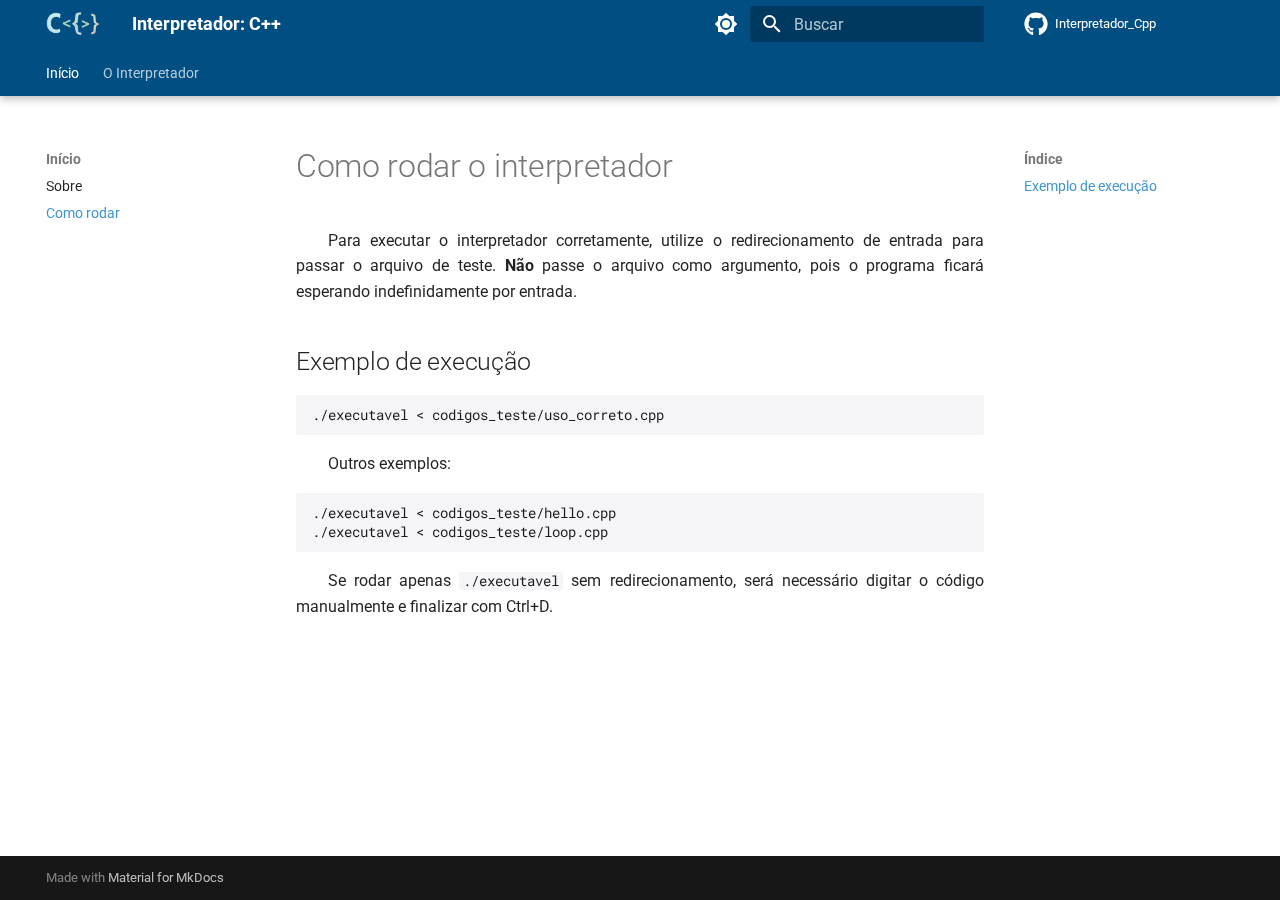
<file: como-rodar/index.html>
<!doctype html>
<html lang="pt" class="no-js">
  <head>
    
      <meta charset="utf-8">
      <meta name="viewport" content="width=device-width,initial-scale=1">
      
        <meta name="description" content="Documentação do projeto de desenvolvimento de um Interpretador de C++ para Python, desenvolvido ao longo da disciplina de Compiladores 1 (2025/1) na Universidade de Brasília.">
      
      
        <meta name="author" content="Grupo 7">
      
      
      
        <link rel="prev" href="..">
      
      
        <link rel="next" href="../interpretador/como-config/">
      
      
      <link rel="icon" href="../assets/logoBoa.png">
      <meta name="generator" content="mkdocs-1.6.1, mkdocs-material-9.6.15">
    
    
      
        <title>Como rodar - Interpretador: C++</title>
      
    
    
      <link rel="stylesheet" href="../assets/stylesheets/main.342714a4.min.css">
      
        
        <link rel="stylesheet" href="../assets/stylesheets/palette.06af60db.min.css">
      
      


    
    
      
    
    
      
        
        
        <link rel="preconnect" href="https://fonts.gstatic.com" crossorigin>
        <link rel="stylesheet" href="https://fonts.googleapis.com/css?family=Roboto:300,300i,400,400i,700,700i%7CRoboto+Mono:400,400i,700,700i&display=fallback">
        <style>:root{--md-text-font:"Roboto";--md-code-font:"Roboto Mono"}</style>
      
    
    
      <link rel="stylesheet" href="../stylesheets/extra.css">
    
    <script>__md_scope=new URL("..",location),__md_hash=e=>[...e].reduce(((e,_)=>(e<<5)-e+_.charCodeAt(0)),0),__md_get=(e,_=localStorage,t=__md_scope)=>JSON.parse(_.getItem(t.pathname+"."+e)),__md_set=(e,_,t=localStorage,a=__md_scope)=>{try{t.setItem(a.pathname+"."+e,JSON.stringify(_))}catch(e){}}</script>
    
      

    
    
    
  </head>
  
  
    
    
      
    
    
    
    
    <body dir="ltr" data-md-color-scheme="default" data-md-color-primary="deep-purple" data-md-color-accent="purple">
  
    
    <input class="md-toggle" data-md-toggle="drawer" type="checkbox" id="__drawer" autocomplete="off">
    <input class="md-toggle" data-md-toggle="search" type="checkbox" id="__search" autocomplete="off">
    <label class="md-overlay" for="__drawer"></label>
    <div data-md-component="skip">
      
        
        <a href="#como-rodar-o-interpretador" class="md-skip">
          Pular para conteúdo
        </a>
      
    </div>
    <div data-md-component="announce">
      
    </div>
    
    
      

  

<header class="md-header md-header--shadow md-header--lifted" data-md-component="header">
  <nav class="md-header__inner md-grid" aria-label="Cabeçalho">
    <a href=".." title="Interpretador: C++" class="md-header__button md-logo" aria-label="Interpretador: C++" data-md-component="logo">
      
  <img src="../assets/logoBoa.png" alt="logo">

    </a>
    <label class="md-header__button md-icon" for="__drawer">
      
      <svg xmlns="http://www.w3.org/2000/svg" viewBox="0 0 24 24"><path d="M3 6h18v2H3zm0 5h18v2H3zm0 5h18v2H3z"/></svg>
    </label>
    <div class="md-header__title" data-md-component="header-title">
      <div class="md-header__ellipsis">
        <div class="md-header__topic">
          <span class="md-ellipsis">
            Interpretador: C++
          </span>
        </div>
        <div class="md-header__topic" data-md-component="header-topic">
          <span class="md-ellipsis">
            
              Como rodar
            
          </span>
        </div>
      </div>
    </div>
    
      
        <form class="md-header__option" data-md-component="palette">
  
    
    
    
    <input class="md-option" data-md-color-media="" data-md-color-scheme="default" data-md-color-primary="deep-purple" data-md-color-accent="purple"  aria-label="Mudar para o modo escuro"  type="radio" name="__palette" id="__palette_0">
    
      <label class="md-header__button md-icon" title="Mudar para o modo escuro" for="__palette_1" hidden>
        <svg xmlns="http://www.w3.org/2000/svg" viewBox="0 0 24 24"><path d="M12 8a4 4 0 0 0-4 4 4 4 0 0 0 4 4 4 4 0 0 0 4-4 4 4 0 0 0-4-4m0 10a6 6 0 0 1-6-6 6 6 0 0 1 6-6 6 6 0 0 1 6 6 6 6 0 0 1-6 6m8-9.31V4h-4.69L12 .69 8.69 4H4v4.69L.69 12 4 15.31V20h4.69L12 23.31 15.31 20H20v-4.69L23.31 12z"/></svg>
      </label>
    
  
    
    
    
    <input class="md-option" data-md-color-media="" data-md-color-scheme="slate" data-md-color-primary="indigo" data-md-color-accent="indigo"  aria-label="Mudar para o modo claro"  type="radio" name="__palette" id="__palette_1">
    
      <label class="md-header__button md-icon" title="Mudar para o modo claro" for="__palette_0" hidden>
        <svg xmlns="http://www.w3.org/2000/svg" viewBox="0 0 24 24"><path d="M12 18c-.89 0-1.74-.2-2.5-.55C11.56 16.5 13 14.42 13 12s-1.44-4.5-3.5-5.45C10.26 6.2 11.11 6 12 6a6 6 0 0 1 6 6 6 6 0 0 1-6 6m8-9.31V4h-4.69L12 .69 8.69 4H4v4.69L.69 12 4 15.31V20h4.69L12 23.31 15.31 20H20v-4.69L23.31 12z"/></svg>
      </label>
    
  
</form>
      
    
    
      <script>var palette=__md_get("__palette");if(palette&&palette.color){if("(prefers-color-scheme)"===palette.color.media){var media=matchMedia("(prefers-color-scheme: light)"),input=document.querySelector(media.matches?"[data-md-color-media='(prefers-color-scheme: light)']":"[data-md-color-media='(prefers-color-scheme: dark)']");palette.color.media=input.getAttribute("data-md-color-media"),palette.color.scheme=input.getAttribute("data-md-color-scheme"),palette.color.primary=input.getAttribute("data-md-color-primary"),palette.color.accent=input.getAttribute("data-md-color-accent")}for(var[key,value]of Object.entries(palette.color))document.body.setAttribute("data-md-color-"+key,value)}</script>
    
    
    
      
      
        <label class="md-header__button md-icon" for="__search">
          
          <svg xmlns="http://www.w3.org/2000/svg" viewBox="0 0 24 24"><path d="M9.5 3A6.5 6.5 0 0 1 16 9.5c0 1.61-.59 3.09-1.56 4.23l.27.27h.79l5 5-1.5 1.5-5-5v-.79l-.27-.27A6.52 6.52 0 0 1 9.5 16 6.5 6.5 0 0 1 3 9.5 6.5 6.5 0 0 1 9.5 3m0 2C7 5 5 7 5 9.5S7 14 9.5 14 14 12 14 9.5 12 5 9.5 5"/></svg>
        </label>
        <div class="md-search" data-md-component="search" role="dialog">
  <label class="md-search__overlay" for="__search"></label>
  <div class="md-search__inner" role="search">
    <form class="md-search__form" name="search">
      <input type="text" class="md-search__input" name="query" aria-label="Buscar" placeholder="Buscar" autocapitalize="off" autocorrect="off" autocomplete="off" spellcheck="false" data-md-component="search-query" required>
      <label class="md-search__icon md-icon" for="__search">
        
        <svg xmlns="http://www.w3.org/2000/svg" viewBox="0 0 24 24"><path d="M9.5 3A6.5 6.5 0 0 1 16 9.5c0 1.61-.59 3.09-1.56 4.23l.27.27h.79l5 5-1.5 1.5-5-5v-.79l-.27-.27A6.52 6.52 0 0 1 9.5 16 6.5 6.5 0 0 1 3 9.5 6.5 6.5 0 0 1 9.5 3m0 2C7 5 5 7 5 9.5S7 14 9.5 14 14 12 14 9.5 12 5 9.5 5"/></svg>
        
        <svg xmlns="http://www.w3.org/2000/svg" viewBox="0 0 24 24"><path d="M20 11v2H8l5.5 5.5-1.42 1.42L4.16 12l7.92-7.92L13.5 5.5 8 11z"/></svg>
      </label>
      <nav class="md-search__options" aria-label="Pesquisar">
        
        <button type="reset" class="md-search__icon md-icon" title="Limpar" aria-label="Limpar" tabindex="-1">
          
          <svg xmlns="http://www.w3.org/2000/svg" viewBox="0 0 24 24"><path d="M19 6.41 17.59 5 12 10.59 6.41 5 5 6.41 10.59 12 5 17.59 6.41 19 12 13.41 17.59 19 19 17.59 13.41 12z"/></svg>
        </button>
      </nav>
      
    </form>
    <div class="md-search__output">
      <div class="md-search__scrollwrap" tabindex="0" data-md-scrollfix>
        <div class="md-search-result" data-md-component="search-result">
          <div class="md-search-result__meta">
            Inicializando busca
          </div>
          <ol class="md-search-result__list" role="presentation"></ol>
        </div>
      </div>
    </div>
  </div>
</div>
      
    
    
      <div class="md-header__source">
        <a href="https://github.com/Maliz30/Interpretador_Cpp" title="Ir para repositório" class="md-source" data-md-component="source">
  <div class="md-source__icon md-icon">
    
    <svg xmlns="http://www.w3.org/2000/svg" viewBox="0 0 496 512"><!--! Font Awesome Free 6.7.2 by @fontawesome - https://fontawesome.com License - https://fontawesome.com/license/free (Icons: CC BY 4.0, Fonts: SIL OFL 1.1, Code: MIT License) Copyright 2024 Fonticons, Inc.--><path d="M165.9 397.4c0 2-2.3 3.6-5.2 3.6-3.3.3-5.6-1.3-5.6-3.6 0-2 2.3-3.6 5.2-3.6 3-.3 5.6 1.3 5.6 3.6m-31.1-4.5c-.7 2 1.3 4.3 4.3 4.9 2.6 1 5.6 0 6.2-2s-1.3-4.3-4.3-5.2c-2.6-.7-5.5.3-6.2 2.3m44.2-1.7c-2.9.7-4.9 2.6-4.6 4.9.3 2 2.9 3.3 5.9 2.6 2.9-.7 4.9-2.6 4.6-4.6-.3-1.9-3-3.2-5.9-2.9M244.8 8C106.1 8 0 113.3 0 252c0 110.9 69.8 205.8 169.5 239.2 12.8 2.3 17.3-5.6 17.3-12.1 0-6.2-.3-40.4-.3-61.4 0 0-70 15-84.7-29.8 0 0-11.4-29.1-27.8-36.6 0 0-22.9-15.7 1.6-15.4 0 0 24.9 2 38.6 25.8 21.9 38.6 58.6 27.5 72.9 20.9 2.3-16 8.8-27.1 16-33.7-55.9-6.2-112.3-14.3-112.3-110.5 0-27.5 7.6-41.3 23.6-58.9-2.6-6.5-11.1-33.3 2.6-67.9 20.9-6.5 69 27 69 27 20-5.6 41.5-8.5 62.8-8.5s42.8 2.9 62.8 8.5c0 0 48.1-33.6 69-27 13.7 34.7 5.2 61.4 2.6 67.9 16 17.7 25.8 31.5 25.8 58.9 0 96.5-58.9 104.2-114.8 110.5 9.2 7.9 17 22.9 17 46.4 0 33.7-.3 75.4-.3 83.6 0 6.5 4.6 14.4 17.3 12.1C428.2 457.8 496 362.9 496 252 496 113.3 383.5 8 244.8 8M97.2 352.9c-1.3 1-1 3.3.7 5.2 1.6 1.6 3.9 2.3 5.2 1 1.3-1 1-3.3-.7-5.2-1.6-1.6-3.9-2.3-5.2-1m-10.8-8.1c-.7 1.3.3 2.9 2.3 3.9 1.6 1 3.6.7 4.3-.7.7-1.3-.3-2.9-2.3-3.9-2-.6-3.6-.3-4.3.7m32.4 35.6c-1.6 1.3-1 4.3 1.3 6.2 2.3 2.3 5.2 2.6 6.5 1 1.3-1.3.7-4.3-1.3-6.2-2.2-2.3-5.2-2.6-6.5-1m-11.4-14.7c-1.6 1-1.6 3.6 0 5.9s4.3 3.3 5.6 2.3c1.6-1.3 1.6-3.9 0-6.2-1.4-2.3-4-3.3-5.6-2"/></svg>
  </div>
  <div class="md-source__repository">
    Interpretador_Cpp
  </div>
</a>
      </div>
    
  </nav>
  
    
      
<nav class="md-tabs" aria-label="Abas" data-md-component="tabs">
  <div class="md-grid">
    <ul class="md-tabs__list">
      
        
  
  
  
    
  
  
    
    
      <li class="md-tabs__item md-tabs__item--active">
        <a href=".." class="md-tabs__link">
          
  
  
  Início

        </a>
      </li>
    
  

      
        
  
  
  
  
    
    
      <li class="md-tabs__item">
        <a href="../interpretador/como-config/" class="md-tabs__link">
          
  
  
  O Interpretador

        </a>
      </li>
    
  

      
    </ul>
  </div>
</nav>
    
  
</header>
    
    <div class="md-container" data-md-component="container">
      
      
        
      
      <main class="md-main" data-md-component="main">
        <div class="md-main__inner md-grid">
          
            
              
              <div class="md-sidebar md-sidebar--primary" data-md-component="sidebar" data-md-type="navigation" >
                <div class="md-sidebar__scrollwrap">
                  <div class="md-sidebar__inner">
                    


  


<nav class="md-nav md-nav--primary md-nav--lifted" aria-label="Navegação" data-md-level="0">
  <label class="md-nav__title" for="__drawer">
    <a href=".." title="Interpretador: C++" class="md-nav__button md-logo" aria-label="Interpretador: C++" data-md-component="logo">
      
  <img src="../assets/logoBoa.png" alt="logo">

    </a>
    Interpretador: C++
  </label>
  
    <div class="md-nav__source">
      <a href="https://github.com/Maliz30/Interpretador_Cpp" title="Ir para repositório" class="md-source" data-md-component="source">
  <div class="md-source__icon md-icon">
    
    <svg xmlns="http://www.w3.org/2000/svg" viewBox="0 0 496 512"><!--! Font Awesome Free 6.7.2 by @fontawesome - https://fontawesome.com License - https://fontawesome.com/license/free (Icons: CC BY 4.0, Fonts: SIL OFL 1.1, Code: MIT License) Copyright 2024 Fonticons, Inc.--><path d="M165.9 397.4c0 2-2.3 3.6-5.2 3.6-3.3.3-5.6-1.3-5.6-3.6 0-2 2.3-3.6 5.2-3.6 3-.3 5.6 1.3 5.6 3.6m-31.1-4.5c-.7 2 1.3 4.3 4.3 4.9 2.6 1 5.6 0 6.2-2s-1.3-4.3-4.3-5.2c-2.6-.7-5.5.3-6.2 2.3m44.2-1.7c-2.9.7-4.9 2.6-4.6 4.9.3 2 2.9 3.3 5.9 2.6 2.9-.7 4.9-2.6 4.6-4.6-.3-1.9-3-3.2-5.9-2.9M244.8 8C106.1 8 0 113.3 0 252c0 110.9 69.8 205.8 169.5 239.2 12.8 2.3 17.3-5.6 17.3-12.1 0-6.2-.3-40.4-.3-61.4 0 0-70 15-84.7-29.8 0 0-11.4-29.1-27.8-36.6 0 0-22.9-15.7 1.6-15.4 0 0 24.9 2 38.6 25.8 21.9 38.6 58.6 27.5 72.9 20.9 2.3-16 8.8-27.1 16-33.7-55.9-6.2-112.3-14.3-112.3-110.5 0-27.5 7.6-41.3 23.6-58.9-2.6-6.5-11.1-33.3 2.6-67.9 20.9-6.5 69 27 69 27 20-5.6 41.5-8.5 62.8-8.5s42.8 2.9 62.8 8.5c0 0 48.1-33.6 69-27 13.7 34.7 5.2 61.4 2.6 67.9 16 17.7 25.8 31.5 25.8 58.9 0 96.5-58.9 104.2-114.8 110.5 9.2 7.9 17 22.9 17 46.4 0 33.7-.3 75.4-.3 83.6 0 6.5 4.6 14.4 17.3 12.1C428.2 457.8 496 362.9 496 252 496 113.3 383.5 8 244.8 8M97.2 352.9c-1.3 1-1 3.3.7 5.2 1.6 1.6 3.9 2.3 5.2 1 1.3-1 1-3.3-.7-5.2-1.6-1.6-3.9-2.3-5.2-1m-10.8-8.1c-.7 1.3.3 2.9 2.3 3.9 1.6 1 3.6.7 4.3-.7.7-1.3-.3-2.9-2.3-3.9-2-.6-3.6-.3-4.3.7m32.4 35.6c-1.6 1.3-1 4.3 1.3 6.2 2.3 2.3 5.2 2.6 6.5 1 1.3-1.3.7-4.3-1.3-6.2-2.2-2.3-5.2-2.6-6.5-1m-11.4-14.7c-1.6 1-1.6 3.6 0 5.9s4.3 3.3 5.6 2.3c1.6-1.3 1.6-3.9 0-6.2-1.4-2.3-4-3.3-5.6-2"/></svg>
  </div>
  <div class="md-source__repository">
    Interpretador_Cpp
  </div>
</a>
    </div>
  
  <ul class="md-nav__list" data-md-scrollfix>
    
      
      
  
  
    
  
  
  
    
    
    
    
      
        
        
      
      
    
    
    <li class="md-nav__item md-nav__item--active md-nav__item--section md-nav__item--nested">
      
        
        
        <input class="md-nav__toggle md-toggle " type="checkbox" id="__nav_1" checked>
        
          
          <label class="md-nav__link" for="__nav_1" id="__nav_1_label" tabindex="">
            
  
  
  <span class="md-ellipsis">
    Início
    
  </span>
  

            <span class="md-nav__icon md-icon"></span>
          </label>
        
        <nav class="md-nav" data-md-level="1" aria-labelledby="__nav_1_label" aria-expanded="true">
          <label class="md-nav__title" for="__nav_1">
            <span class="md-nav__icon md-icon"></span>
            Início
          </label>
          <ul class="md-nav__list" data-md-scrollfix>
            
              
                
  
  
  
  
    <li class="md-nav__item">
      <a href=".." class="md-nav__link">
        
  
  
  <span class="md-ellipsis">
    Sobre
    
  </span>
  

      </a>
    </li>
  

              
            
              
                
  
  
    
  
  
  
    <li class="md-nav__item md-nav__item--active">
      
      <input class="md-nav__toggle md-toggle" type="checkbox" id="__toc">
      
      
        
      
      
        <label class="md-nav__link md-nav__link--active" for="__toc">
          
  
  
  <span class="md-ellipsis">
    Como rodar
    
  </span>
  

          <span class="md-nav__icon md-icon"></span>
        </label>
      
      <a href="./" class="md-nav__link md-nav__link--active">
        
  
  
  <span class="md-ellipsis">
    Como rodar
    
  </span>
  

      </a>
      
        

<nav class="md-nav md-nav--secondary" aria-label="Índice">
  
  
  
    
  
  
    <label class="md-nav__title" for="__toc">
      <span class="md-nav__icon md-icon"></span>
      Índice
    </label>
    <ul class="md-nav__list" data-md-component="toc" data-md-scrollfix>
      
        <li class="md-nav__item">
  <a href="#exemplo-de-execucao" class="md-nav__link">
    <span class="md-ellipsis">
      Exemplo de execução
    </span>
  </a>
  
</li>
      
    </ul>
  
</nav>
      
    </li>
  

              
            
          </ul>
        </nav>
      
    </li>
  

    
      
      
  
  
  
  
    
    
    
    
      
      
    
    
    <li class="md-nav__item md-nav__item--nested">
      
        
        
        <input class="md-nav__toggle md-toggle " type="checkbox" id="__nav_2" >
        
          
          <label class="md-nav__link" for="__nav_2" id="__nav_2_label" tabindex="0">
            
  
  
  <span class="md-ellipsis">
    O Interpretador
    
  </span>
  

            <span class="md-nav__icon md-icon"></span>
          </label>
        
        <nav class="md-nav" data-md-level="1" aria-labelledby="__nav_2_label" aria-expanded="false">
          <label class="md-nav__title" for="__nav_2">
            <span class="md-nav__icon md-icon"></span>
            O Interpretador
          </label>
          <ul class="md-nav__list" data-md-scrollfix>
            
              
                
  
  
  
  
    <li class="md-nav__item">
      <a href="../interpretador/como-config/" class="md-nav__link">
        
  
  
  <span class="md-ellipsis">
    Como configurar o ambiente
    
  </span>
  

      </a>
    </li>
  

              
            
              
                
  
  
  
  
    <li class="md-nav__item">
      <a href="../interpretador/subconjunto/" class="md-nav__link">
        
  
  
  <span class="md-ellipsis">
    Subconjunto de C++ suportado
    
  </span>
  

      </a>
    </li>
  

              
            
          </ul>
        </nav>
      
    </li>
  

    
  </ul>
</nav>
                  </div>
                </div>
              </div>
            
            
              
              <div class="md-sidebar md-sidebar--secondary" data-md-component="sidebar" data-md-type="toc" >
                <div class="md-sidebar__scrollwrap">
                  <div class="md-sidebar__inner">
                    

<nav class="md-nav md-nav--secondary" aria-label="Índice">
  
  
  
    
  
  
    <label class="md-nav__title" for="__toc">
      <span class="md-nav__icon md-icon"></span>
      Índice
    </label>
    <ul class="md-nav__list" data-md-component="toc" data-md-scrollfix>
      
        <li class="md-nav__item">
  <a href="#exemplo-de-execucao" class="md-nav__link">
    <span class="md-ellipsis">
      Exemplo de execução
    </span>
  </a>
  
</li>
      
    </ul>
  
</nav>
                  </div>
                </div>
              </div>
            
          
          
            <div class="md-content" data-md-component="content">
              <article class="md-content__inner md-typeset">
                
                  


  
  


<h1 id="como-rodar-o-interpretador">Como rodar o interpretador</h1>
<p>Para executar o interpretador corretamente, utilize o redirecionamento de entrada para passar o arquivo de teste. <strong>Não</strong> passe o arquivo como argumento, pois o programa ficará esperando indefinidamente por entrada.</p>
<h2 id="exemplo-de-execucao">Exemplo de execução</h2>
<pre><code class="language-sh">./executavel &lt; codigos_teste/uso_correto.cpp
</code></pre>
<p>Outros exemplos:</p>
<pre><code class="language-sh">./executavel &lt; codigos_teste/hello.cpp
./executavel &lt; codigos_teste/loop.cpp
</code></pre>
<p>Se rodar apenas <code>./executavel</code> sem redirecionamento, será necessário digitar o código manualmente e finalizar com Ctrl+D.</p>












                
              </article>
            </div>
          
          
<script>var target=document.getElementById(location.hash.slice(1));target&&target.name&&(target.checked=target.name.startsWith("__tabbed_"))</script>
        </div>
        
          <button type="button" class="md-top md-icon" data-md-component="top" hidden>
  
  <svg xmlns="http://www.w3.org/2000/svg" viewBox="0 0 24 24"><path d="M13 20h-2V8l-5.5 5.5-1.42-1.42L12 4.16l7.92 7.92-1.42 1.42L13 8z"/></svg>
  Voltar para o topo
</button>
        
      </main>
      
        <footer class="md-footer">
  
  <div class="md-footer-meta md-typeset">
    <div class="md-footer-meta__inner md-grid">
      <div class="md-copyright">
  
  
    Made with
    <a href="https://squidfunk.github.io/mkdocs-material/" target="_blank" rel="noopener">
      Material for MkDocs
    </a>
  
</div>
      
    </div>
  </div>
</footer>
      
    </div>
    <div class="md-dialog" data-md-component="dialog">
      <div class="md-dialog__inner md-typeset"></div>
    </div>
    
    
    
      
      <script id="__config" type="application/json">{"base": "..", "features": ["navigation.instant", "navigation.section", "navigation.path", "navigation.top", "navigation.tabs", "navigation.tabs.sticky"], "search": "../assets/javascripts/workers/search.d50fe291.min.js", "tags": null, "translations": {"clipboard.copied": "Copiado para \u00e1rea de transfer\u00eancia", "clipboard.copy": "Copiar para \u00e1rea de transfer\u00eancia", "search.result.more.one": "mais 1 nesta p\u00e1gina", "search.result.more.other": "# mais nesta p\u00e1gina", "search.result.none": "Nenhum documento encontrado", "search.result.one": "1 documento encontrado", "search.result.other": "# documentos encontrados", "search.result.placeholder": "Digite para iniciar a busca", "search.result.term.missing": "Ausente", "select.version": "Selecione a vers\u00e3o"}, "version": null}</script>
    
    
      <script src="../assets/javascripts/bundle.56ea9cef.min.js"></script>
      
    
  </body>
</html>
</file>
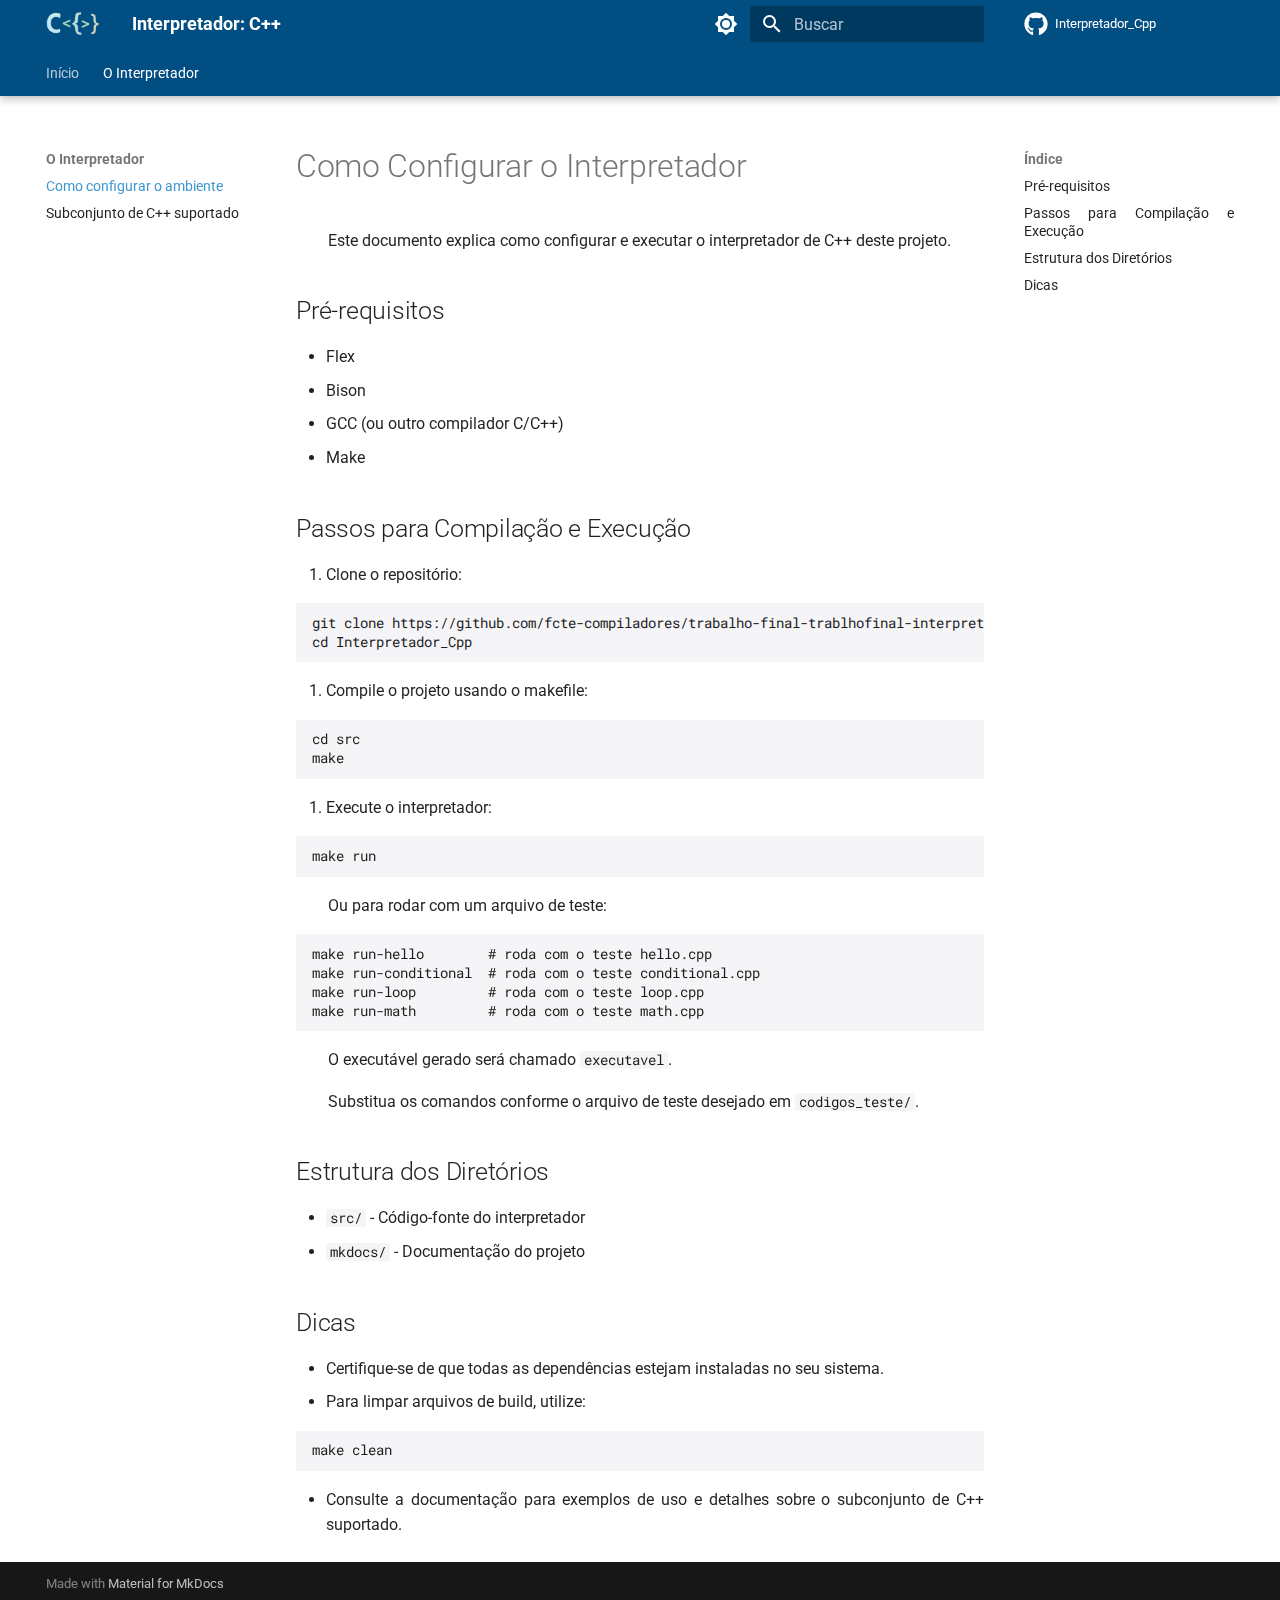
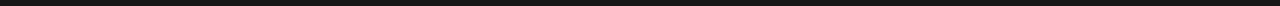
<file: interpretador/como-config/index.html>
<!doctype html>
<html lang="pt" class="no-js">
  <head>
    
      <meta charset="utf-8">
      <meta name="viewport" content="width=device-width,initial-scale=1">
      
        <meta name="description" content="Documentação do projeto de desenvolvimento de um Interpretador de C++ para Python, desenvolvido ao longo da disciplina de Compiladores 1 (2025/1) na Universidade de Brasília.">
      
      
        <meta name="author" content="Grupo 7">
      
      
      
        <link rel="prev" href="../../como-rodar/">
      
      
        <link rel="next" href="../subconjunto/">
      
      
      <link rel="icon" href="../../assets/logoBoa.png">
      <meta name="generator" content="mkdocs-1.6.1, mkdocs-material-9.6.15">
    
    
      
        <title>Como configurar o ambiente - Interpretador: C++</title>
      
    
    
      <link rel="stylesheet" href="../../assets/stylesheets/main.342714a4.min.css">
      
        
        <link rel="stylesheet" href="../../assets/stylesheets/palette.06af60db.min.css">
      
      


    
    
      
    
    
      
        
        
        <link rel="preconnect" href="https://fonts.gstatic.com" crossorigin>
        <link rel="stylesheet" href="https://fonts.googleapis.com/css?family=Roboto:300,300i,400,400i,700,700i%7CRoboto+Mono:400,400i,700,700i&display=fallback">
        <style>:root{--md-text-font:"Roboto";--md-code-font:"Roboto Mono"}</style>
      
    
    
      <link rel="stylesheet" href="../../stylesheets/extra.css">
    
    <script>__md_scope=new URL("../..",location),__md_hash=e=>[...e].reduce(((e,_)=>(e<<5)-e+_.charCodeAt(0)),0),__md_get=(e,_=localStorage,t=__md_scope)=>JSON.parse(_.getItem(t.pathname+"."+e)),__md_set=(e,_,t=localStorage,a=__md_scope)=>{try{t.setItem(a.pathname+"."+e,JSON.stringify(_))}catch(e){}}</script>
    
      

    
    
    
  </head>
  
  
    
    
      
    
    
    
    
    <body dir="ltr" data-md-color-scheme="default" data-md-color-primary="deep-purple" data-md-color-accent="purple">
  
    
    <input class="md-toggle" data-md-toggle="drawer" type="checkbox" id="__drawer" autocomplete="off">
    <input class="md-toggle" data-md-toggle="search" type="checkbox" id="__search" autocomplete="off">
    <label class="md-overlay" for="__drawer"></label>
    <div data-md-component="skip">
      
        
        <a href="#como-configurar-o-interpretador" class="md-skip">
          Pular para conteúdo
        </a>
      
    </div>
    <div data-md-component="announce">
      
    </div>
    
    
      

  

<header class="md-header md-header--shadow md-header--lifted" data-md-component="header">
  <nav class="md-header__inner md-grid" aria-label="Cabeçalho">
    <a href="../.." title="Interpretador: C++" class="md-header__button md-logo" aria-label="Interpretador: C++" data-md-component="logo">
      
  <img src="../../assets/logoBoa.png" alt="logo">

    </a>
    <label class="md-header__button md-icon" for="__drawer">
      
      <svg xmlns="http://www.w3.org/2000/svg" viewBox="0 0 24 24"><path d="M3 6h18v2H3zm0 5h18v2H3zm0 5h18v2H3z"/></svg>
    </label>
    <div class="md-header__title" data-md-component="header-title">
      <div class="md-header__ellipsis">
        <div class="md-header__topic">
          <span class="md-ellipsis">
            Interpretador: C++
          </span>
        </div>
        <div class="md-header__topic" data-md-component="header-topic">
          <span class="md-ellipsis">
            
              Como configurar o ambiente
            
          </span>
        </div>
      </div>
    </div>
    
      
        <form class="md-header__option" data-md-component="palette">
  
    
    
    
    <input class="md-option" data-md-color-media="" data-md-color-scheme="default" data-md-color-primary="deep-purple" data-md-color-accent="purple"  aria-label="Mudar para o modo escuro"  type="radio" name="__palette" id="__palette_0">
    
      <label class="md-header__button md-icon" title="Mudar para o modo escuro" for="__palette_1" hidden>
        <svg xmlns="http://www.w3.org/2000/svg" viewBox="0 0 24 24"><path d="M12 8a4 4 0 0 0-4 4 4 4 0 0 0 4 4 4 4 0 0 0 4-4 4 4 0 0 0-4-4m0 10a6 6 0 0 1-6-6 6 6 0 0 1 6-6 6 6 0 0 1 6 6 6 6 0 0 1-6 6m8-9.31V4h-4.69L12 .69 8.69 4H4v4.69L.69 12 4 15.31V20h4.69L12 23.31 15.31 20H20v-4.69L23.31 12z"/></svg>
      </label>
    
  
    
    
    
    <input class="md-option" data-md-color-media="" data-md-color-scheme="slate" data-md-color-primary="indigo" data-md-color-accent="indigo"  aria-label="Mudar para o modo claro"  type="radio" name="__palette" id="__palette_1">
    
      <label class="md-header__button md-icon" title="Mudar para o modo claro" for="__palette_0" hidden>
        <svg xmlns="http://www.w3.org/2000/svg" viewBox="0 0 24 24"><path d="M12 18c-.89 0-1.74-.2-2.5-.55C11.56 16.5 13 14.42 13 12s-1.44-4.5-3.5-5.45C10.26 6.2 11.11 6 12 6a6 6 0 0 1 6 6 6 6 0 0 1-6 6m8-9.31V4h-4.69L12 .69 8.69 4H4v4.69L.69 12 4 15.31V20h4.69L12 23.31 15.31 20H20v-4.69L23.31 12z"/></svg>
      </label>
    
  
</form>
      
    
    
      <script>var palette=__md_get("__palette");if(palette&&palette.color){if("(prefers-color-scheme)"===palette.color.media){var media=matchMedia("(prefers-color-scheme: light)"),input=document.querySelector(media.matches?"[data-md-color-media='(prefers-color-scheme: light)']":"[data-md-color-media='(prefers-color-scheme: dark)']");palette.color.media=input.getAttribute("data-md-color-media"),palette.color.scheme=input.getAttribute("data-md-color-scheme"),palette.color.primary=input.getAttribute("data-md-color-primary"),palette.color.accent=input.getAttribute("data-md-color-accent")}for(var[key,value]of Object.entries(palette.color))document.body.setAttribute("data-md-color-"+key,value)}</script>
    
    
    
      
      
        <label class="md-header__button md-icon" for="__search">
          
          <svg xmlns="http://www.w3.org/2000/svg" viewBox="0 0 24 24"><path d="M9.5 3A6.5 6.5 0 0 1 16 9.5c0 1.61-.59 3.09-1.56 4.23l.27.27h.79l5 5-1.5 1.5-5-5v-.79l-.27-.27A6.52 6.52 0 0 1 9.5 16 6.5 6.5 0 0 1 3 9.5 6.5 6.5 0 0 1 9.5 3m0 2C7 5 5 7 5 9.5S7 14 9.5 14 14 12 14 9.5 12 5 9.5 5"/></svg>
        </label>
        <div class="md-search" data-md-component="search" role="dialog">
  <label class="md-search__overlay" for="__search"></label>
  <div class="md-search__inner" role="search">
    <form class="md-search__form" name="search">
      <input type="text" class="md-search__input" name="query" aria-label="Buscar" placeholder="Buscar" autocapitalize="off" autocorrect="off" autocomplete="off" spellcheck="false" data-md-component="search-query" required>
      <label class="md-search__icon md-icon" for="__search">
        
        <svg xmlns="http://www.w3.org/2000/svg" viewBox="0 0 24 24"><path d="M9.5 3A6.5 6.5 0 0 1 16 9.5c0 1.61-.59 3.09-1.56 4.23l.27.27h.79l5 5-1.5 1.5-5-5v-.79l-.27-.27A6.52 6.52 0 0 1 9.5 16 6.5 6.5 0 0 1 3 9.5 6.5 6.5 0 0 1 9.5 3m0 2C7 5 5 7 5 9.5S7 14 9.5 14 14 12 14 9.5 12 5 9.5 5"/></svg>
        
        <svg xmlns="http://www.w3.org/2000/svg" viewBox="0 0 24 24"><path d="M20 11v2H8l5.5 5.5-1.42 1.42L4.16 12l7.92-7.92L13.5 5.5 8 11z"/></svg>
      </label>
      <nav class="md-search__options" aria-label="Pesquisar">
        
        <button type="reset" class="md-search__icon md-icon" title="Limpar" aria-label="Limpar" tabindex="-1">
          
          <svg xmlns="http://www.w3.org/2000/svg" viewBox="0 0 24 24"><path d="M19 6.41 17.59 5 12 10.59 6.41 5 5 6.41 10.59 12 5 17.59 6.41 19 12 13.41 17.59 19 19 17.59 13.41 12z"/></svg>
        </button>
      </nav>
      
    </form>
    <div class="md-search__output">
      <div class="md-search__scrollwrap" tabindex="0" data-md-scrollfix>
        <div class="md-search-result" data-md-component="search-result">
          <div class="md-search-result__meta">
            Inicializando busca
          </div>
          <ol class="md-search-result__list" role="presentation"></ol>
        </div>
      </div>
    </div>
  </div>
</div>
      
    
    
      <div class="md-header__source">
        <a href="https://github.com/Maliz30/Interpretador_Cpp" title="Ir para repositório" class="md-source" data-md-component="source">
  <div class="md-source__icon md-icon">
    
    <svg xmlns="http://www.w3.org/2000/svg" viewBox="0 0 496 512"><!--! Font Awesome Free 6.7.2 by @fontawesome - https://fontawesome.com License - https://fontawesome.com/license/free (Icons: CC BY 4.0, Fonts: SIL OFL 1.1, Code: MIT License) Copyright 2024 Fonticons, Inc.--><path d="M165.9 397.4c0 2-2.3 3.6-5.2 3.6-3.3.3-5.6-1.3-5.6-3.6 0-2 2.3-3.6 5.2-3.6 3-.3 5.6 1.3 5.6 3.6m-31.1-4.5c-.7 2 1.3 4.3 4.3 4.9 2.6 1 5.6 0 6.2-2s-1.3-4.3-4.3-5.2c-2.6-.7-5.5.3-6.2 2.3m44.2-1.7c-2.9.7-4.9 2.6-4.6 4.9.3 2 2.9 3.3 5.9 2.6 2.9-.7 4.9-2.6 4.6-4.6-.3-1.9-3-3.2-5.9-2.9M244.8 8C106.1 8 0 113.3 0 252c0 110.9 69.8 205.8 169.5 239.2 12.8 2.3 17.3-5.6 17.3-12.1 0-6.2-.3-40.4-.3-61.4 0 0-70 15-84.7-29.8 0 0-11.4-29.1-27.8-36.6 0 0-22.9-15.7 1.6-15.4 0 0 24.9 2 38.6 25.8 21.9 38.6 58.6 27.5 72.9 20.9 2.3-16 8.8-27.1 16-33.7-55.9-6.2-112.3-14.3-112.3-110.5 0-27.5 7.6-41.3 23.6-58.9-2.6-6.5-11.1-33.3 2.6-67.9 20.9-6.5 69 27 69 27 20-5.6 41.5-8.5 62.8-8.5s42.8 2.9 62.8 8.5c0 0 48.1-33.6 69-27 13.7 34.7 5.2 61.4 2.6 67.9 16 17.7 25.8 31.5 25.8 58.9 0 96.5-58.9 104.2-114.8 110.5 9.2 7.9 17 22.9 17 46.4 0 33.7-.3 75.4-.3 83.6 0 6.5 4.6 14.4 17.3 12.1C428.2 457.8 496 362.9 496 252 496 113.3 383.5 8 244.8 8M97.2 352.9c-1.3 1-1 3.3.7 5.2 1.6 1.6 3.9 2.3 5.2 1 1.3-1 1-3.3-.7-5.2-1.6-1.6-3.9-2.3-5.2-1m-10.8-8.1c-.7 1.3.3 2.9 2.3 3.9 1.6 1 3.6.7 4.3-.7.7-1.3-.3-2.9-2.3-3.9-2-.6-3.6-.3-4.3.7m32.4 35.6c-1.6 1.3-1 4.3 1.3 6.2 2.3 2.3 5.2 2.6 6.5 1 1.3-1.3.7-4.3-1.3-6.2-2.2-2.3-5.2-2.6-6.5-1m-11.4-14.7c-1.6 1-1.6 3.6 0 5.9s4.3 3.3 5.6 2.3c1.6-1.3 1.6-3.9 0-6.2-1.4-2.3-4-3.3-5.6-2"/></svg>
  </div>
  <div class="md-source__repository">
    Interpretador_Cpp
  </div>
</a>
      </div>
    
  </nav>
  
    
      
<nav class="md-tabs" aria-label="Abas" data-md-component="tabs">
  <div class="md-grid">
    <ul class="md-tabs__list">
      
        
  
  
  
  
    
    
      <li class="md-tabs__item">
        <a href="../.." class="md-tabs__link">
          
  
  
  Início

        </a>
      </li>
    
  

      
        
  
  
  
    
  
  
    
    
      <li class="md-tabs__item md-tabs__item--active">
        <a href="./" class="md-tabs__link">
          
  
  
  O Interpretador

        </a>
      </li>
    
  

      
    </ul>
  </div>
</nav>
    
  
</header>
    
    <div class="md-container" data-md-component="container">
      
      
        
      
      <main class="md-main" data-md-component="main">
        <div class="md-main__inner md-grid">
          
            
              
              <div class="md-sidebar md-sidebar--primary" data-md-component="sidebar" data-md-type="navigation" >
                <div class="md-sidebar__scrollwrap">
                  <div class="md-sidebar__inner">
                    


  


<nav class="md-nav md-nav--primary md-nav--lifted" aria-label="Navegação" data-md-level="0">
  <label class="md-nav__title" for="__drawer">
    <a href="../.." title="Interpretador: C++" class="md-nav__button md-logo" aria-label="Interpretador: C++" data-md-component="logo">
      
  <img src="../../assets/logoBoa.png" alt="logo">

    </a>
    Interpretador: C++
  </label>
  
    <div class="md-nav__source">
      <a href="https://github.com/Maliz30/Interpretador_Cpp" title="Ir para repositório" class="md-source" data-md-component="source">
  <div class="md-source__icon md-icon">
    
    <svg xmlns="http://www.w3.org/2000/svg" viewBox="0 0 496 512"><!--! Font Awesome Free 6.7.2 by @fontawesome - https://fontawesome.com License - https://fontawesome.com/license/free (Icons: CC BY 4.0, Fonts: SIL OFL 1.1, Code: MIT License) Copyright 2024 Fonticons, Inc.--><path d="M165.9 397.4c0 2-2.3 3.6-5.2 3.6-3.3.3-5.6-1.3-5.6-3.6 0-2 2.3-3.6 5.2-3.6 3-.3 5.6 1.3 5.6 3.6m-31.1-4.5c-.7 2 1.3 4.3 4.3 4.9 2.6 1 5.6 0 6.2-2s-1.3-4.3-4.3-5.2c-2.6-.7-5.5.3-6.2 2.3m44.2-1.7c-2.9.7-4.9 2.6-4.6 4.9.3 2 2.9 3.3 5.9 2.6 2.9-.7 4.9-2.6 4.6-4.6-.3-1.9-3-3.2-5.9-2.9M244.8 8C106.1 8 0 113.3 0 252c0 110.9 69.8 205.8 169.5 239.2 12.8 2.3 17.3-5.6 17.3-12.1 0-6.2-.3-40.4-.3-61.4 0 0-70 15-84.7-29.8 0 0-11.4-29.1-27.8-36.6 0 0-22.9-15.7 1.6-15.4 0 0 24.9 2 38.6 25.8 21.9 38.6 58.6 27.5 72.9 20.9 2.3-16 8.8-27.1 16-33.7-55.9-6.2-112.3-14.3-112.3-110.5 0-27.5 7.6-41.3 23.6-58.9-2.6-6.5-11.1-33.3 2.6-67.9 20.9-6.5 69 27 69 27 20-5.6 41.5-8.5 62.8-8.5s42.8 2.9 62.8 8.5c0 0 48.1-33.6 69-27 13.7 34.7 5.2 61.4 2.6 67.9 16 17.7 25.8 31.5 25.8 58.9 0 96.5-58.9 104.2-114.8 110.5 9.2 7.9 17 22.9 17 46.4 0 33.7-.3 75.4-.3 83.6 0 6.5 4.6 14.4 17.3 12.1C428.2 457.8 496 362.9 496 252 496 113.3 383.5 8 244.8 8M97.2 352.9c-1.3 1-1 3.3.7 5.2 1.6 1.6 3.9 2.3 5.2 1 1.3-1 1-3.3-.7-5.2-1.6-1.6-3.9-2.3-5.2-1m-10.8-8.1c-.7 1.3.3 2.9 2.3 3.9 1.6 1 3.6.7 4.3-.7.7-1.3-.3-2.9-2.3-3.9-2-.6-3.6-.3-4.3.7m32.4 35.6c-1.6 1.3-1 4.3 1.3 6.2 2.3 2.3 5.2 2.6 6.5 1 1.3-1.3.7-4.3-1.3-6.2-2.2-2.3-5.2-2.6-6.5-1m-11.4-14.7c-1.6 1-1.6 3.6 0 5.9s4.3 3.3 5.6 2.3c1.6-1.3 1.6-3.9 0-6.2-1.4-2.3-4-3.3-5.6-2"/></svg>
  </div>
  <div class="md-source__repository">
    Interpretador_Cpp
  </div>
</a>
    </div>
  
  <ul class="md-nav__list" data-md-scrollfix>
    
      
      
  
  
  
  
    
    
    
    
      
      
    
    
    <li class="md-nav__item md-nav__item--nested">
      
        
        
        <input class="md-nav__toggle md-toggle " type="checkbox" id="__nav_1" >
        
          
          <label class="md-nav__link" for="__nav_1" id="__nav_1_label" tabindex="0">
            
  
  
  <span class="md-ellipsis">
    Início
    
  </span>
  

            <span class="md-nav__icon md-icon"></span>
          </label>
        
        <nav class="md-nav" data-md-level="1" aria-labelledby="__nav_1_label" aria-expanded="false">
          <label class="md-nav__title" for="__nav_1">
            <span class="md-nav__icon md-icon"></span>
            Início
          </label>
          <ul class="md-nav__list" data-md-scrollfix>
            
              
                
  
  
  
  
    <li class="md-nav__item">
      <a href="../.." class="md-nav__link">
        
  
  
  <span class="md-ellipsis">
    Sobre
    
  </span>
  

      </a>
    </li>
  

              
            
              
                
  
  
  
  
    <li class="md-nav__item">
      <a href="../../como-rodar/" class="md-nav__link">
        
  
  
  <span class="md-ellipsis">
    Como rodar
    
  </span>
  

      </a>
    </li>
  

              
            
          </ul>
        </nav>
      
    </li>
  

    
      
      
  
  
    
  
  
  
    
    
    
    
      
        
        
      
      
    
    
    <li class="md-nav__item md-nav__item--active md-nav__item--section md-nav__item--nested">
      
        
        
        <input class="md-nav__toggle md-toggle " type="checkbox" id="__nav_2" checked>
        
          
          <label class="md-nav__link" for="__nav_2" id="__nav_2_label" tabindex="">
            
  
  
  <span class="md-ellipsis">
    O Interpretador
    
  </span>
  

            <span class="md-nav__icon md-icon"></span>
          </label>
        
        <nav class="md-nav" data-md-level="1" aria-labelledby="__nav_2_label" aria-expanded="true">
          <label class="md-nav__title" for="__nav_2">
            <span class="md-nav__icon md-icon"></span>
            O Interpretador
          </label>
          <ul class="md-nav__list" data-md-scrollfix>
            
              
                
  
  
    
  
  
  
    <li class="md-nav__item md-nav__item--active">
      
      <input class="md-nav__toggle md-toggle" type="checkbox" id="__toc">
      
      
        
      
      
        <label class="md-nav__link md-nav__link--active" for="__toc">
          
  
  
  <span class="md-ellipsis">
    Como configurar o ambiente
    
  </span>
  

          <span class="md-nav__icon md-icon"></span>
        </label>
      
      <a href="./" class="md-nav__link md-nav__link--active">
        
  
  
  <span class="md-ellipsis">
    Como configurar o ambiente
    
  </span>
  

      </a>
      
        

<nav class="md-nav md-nav--secondary" aria-label="Índice">
  
  
  
    
  
  
    <label class="md-nav__title" for="__toc">
      <span class="md-nav__icon md-icon"></span>
      Índice
    </label>
    <ul class="md-nav__list" data-md-component="toc" data-md-scrollfix>
      
        <li class="md-nav__item">
  <a href="#pre-requisitos" class="md-nav__link">
    <span class="md-ellipsis">
      Pré-requisitos
    </span>
  </a>
  
</li>
      
        <li class="md-nav__item">
  <a href="#passos-para-compilacao-e-execucao" class="md-nav__link">
    <span class="md-ellipsis">
      Passos para Compilação e Execução
    </span>
  </a>
  
</li>
      
        <li class="md-nav__item">
  <a href="#estrutura-dos-diretorios" class="md-nav__link">
    <span class="md-ellipsis">
      Estrutura dos Diretórios
    </span>
  </a>
  
</li>
      
        <li class="md-nav__item">
  <a href="#dicas" class="md-nav__link">
    <span class="md-ellipsis">
      Dicas
    </span>
  </a>
  
</li>
      
    </ul>
  
</nav>
      
    </li>
  

              
            
              
                
  
  
  
  
    <li class="md-nav__item">
      <a href="../subconjunto/" class="md-nav__link">
        
  
  
  <span class="md-ellipsis">
    Subconjunto de C++ suportado
    
  </span>
  

      </a>
    </li>
  

              
            
          </ul>
        </nav>
      
    </li>
  

    
  </ul>
</nav>
                  </div>
                </div>
              </div>
            
            
              
              <div class="md-sidebar md-sidebar--secondary" data-md-component="sidebar" data-md-type="toc" >
                <div class="md-sidebar__scrollwrap">
                  <div class="md-sidebar__inner">
                    

<nav class="md-nav md-nav--secondary" aria-label="Índice">
  
  
  
    
  
  
    <label class="md-nav__title" for="__toc">
      <span class="md-nav__icon md-icon"></span>
      Índice
    </label>
    <ul class="md-nav__list" data-md-component="toc" data-md-scrollfix>
      
        <li class="md-nav__item">
  <a href="#pre-requisitos" class="md-nav__link">
    <span class="md-ellipsis">
      Pré-requisitos
    </span>
  </a>
  
</li>
      
        <li class="md-nav__item">
  <a href="#passos-para-compilacao-e-execucao" class="md-nav__link">
    <span class="md-ellipsis">
      Passos para Compilação e Execução
    </span>
  </a>
  
</li>
      
        <li class="md-nav__item">
  <a href="#estrutura-dos-diretorios" class="md-nav__link">
    <span class="md-ellipsis">
      Estrutura dos Diretórios
    </span>
  </a>
  
</li>
      
        <li class="md-nav__item">
  <a href="#dicas" class="md-nav__link">
    <span class="md-ellipsis">
      Dicas
    </span>
  </a>
  
</li>
      
    </ul>
  
</nav>
                  </div>
                </div>
              </div>
            
          
          
            <div class="md-content" data-md-component="content">
              <article class="md-content__inner md-typeset">
                
                  


  
  


<h1 id="como-configurar-o-interpretador">Como Configurar o Interpretador</h1>
<p>Este documento explica como configurar e executar o interpretador de C++ deste projeto.</p>
<h2 id="pre-requisitos">Pré-requisitos</h2>
<ul>
<li>Flex</li>
<li>Bison</li>
<li>GCC (ou outro compilador C/C++)</li>
<li>Make</li>
</ul>
<h2 id="passos-para-compilacao-e-execucao">Passos para Compilação e Execução</h2>
<ol>
<li>Clone o repositório:</li>
</ol>
<pre><code class="language-bash">git clone https://github.com/fcte-compiladores/trabalho-final-trablhofinal-interpretador-cpp.git
cd Interpretador_Cpp
</code></pre>
<ol>
<li>Compile o projeto usando o makefile:</li>
</ol>
<pre><code class="language-bash">cd src
make
</code></pre>
<ol>
<li>Execute o interpretador:</li>
</ol>
<pre><code class="language-bash">make run
</code></pre>
<p>Ou para rodar com um arquivo de teste:</p>
<pre><code class="language-bash">make run-hello        # roda com o teste hello.cpp
make run-conditional  # roda com o teste conditional.cpp
make run-loop         # roda com o teste loop.cpp
make run-math         # roda com o teste math.cpp
</code></pre>
<p>O executável gerado será chamado <code>executavel</code>.</p>
<p>Substitua os comandos conforme o arquivo de teste desejado em <code>codigos_teste/</code>.</p>
<h2 id="estrutura-dos-diretorios">Estrutura dos Diretórios</h2>
<ul>
<li><code>src/</code> - Código-fonte do interpretador</li>
<li><code>mkdocs/</code> - Documentação do projeto</li>
</ul>
<h2 id="dicas">Dicas</h2>
<ul>
<li>Certifique-se de que todas as dependências estejam instaladas no seu sistema.</li>
<li>Para limpar arquivos de build, utilize:</li>
</ul>
<pre><code class="language-bash">make clean
</code></pre>
<ul>
<li>Consulte a documentação para exemplos de uso e detalhes sobre o subconjunto de C++ suportado.</li>
</ul>












                
              </article>
            </div>
          
          
<script>var target=document.getElementById(location.hash.slice(1));target&&target.name&&(target.checked=target.name.startsWith("__tabbed_"))</script>
        </div>
        
          <button type="button" class="md-top md-icon" data-md-component="top" hidden>
  
  <svg xmlns="http://www.w3.org/2000/svg" viewBox="0 0 24 24"><path d="M13 20h-2V8l-5.5 5.5-1.42-1.42L12 4.16l7.92 7.92-1.42 1.42L13 8z"/></svg>
  Voltar para o topo
</button>
        
      </main>
      
        <footer class="md-footer">
  
  <div class="md-footer-meta md-typeset">
    <div class="md-footer-meta__inner md-grid">
      <div class="md-copyright">
  
  
    Made with
    <a href="https://squidfunk.github.io/mkdocs-material/" target="_blank" rel="noopener">
      Material for MkDocs
    </a>
  
</div>
      
    </div>
  </div>
</footer>
      
    </div>
    <div class="md-dialog" data-md-component="dialog">
      <div class="md-dialog__inner md-typeset"></div>
    </div>
    
    
    
      
      <script id="__config" type="application/json">{"base": "../..", "features": ["navigation.instant", "navigation.section", "navigation.path", "navigation.top", "navigation.tabs", "navigation.tabs.sticky"], "search": "../../assets/javascripts/workers/search.d50fe291.min.js", "tags": null, "translations": {"clipboard.copied": "Copiado para \u00e1rea de transfer\u00eancia", "clipboard.copy": "Copiar para \u00e1rea de transfer\u00eancia", "search.result.more.one": "mais 1 nesta p\u00e1gina", "search.result.more.other": "# mais nesta p\u00e1gina", "search.result.none": "Nenhum documento encontrado", "search.result.one": "1 documento encontrado", "search.result.other": "# documentos encontrados", "search.result.placeholder": "Digite para iniciar a busca", "search.result.term.missing": "Ausente", "select.version": "Selecione a vers\u00e3o"}, "version": null}</script>
    
    
      <script src="../../assets/javascripts/bundle.56ea9cef.min.js"></script>
      
    
  </body>
</html>
</file>
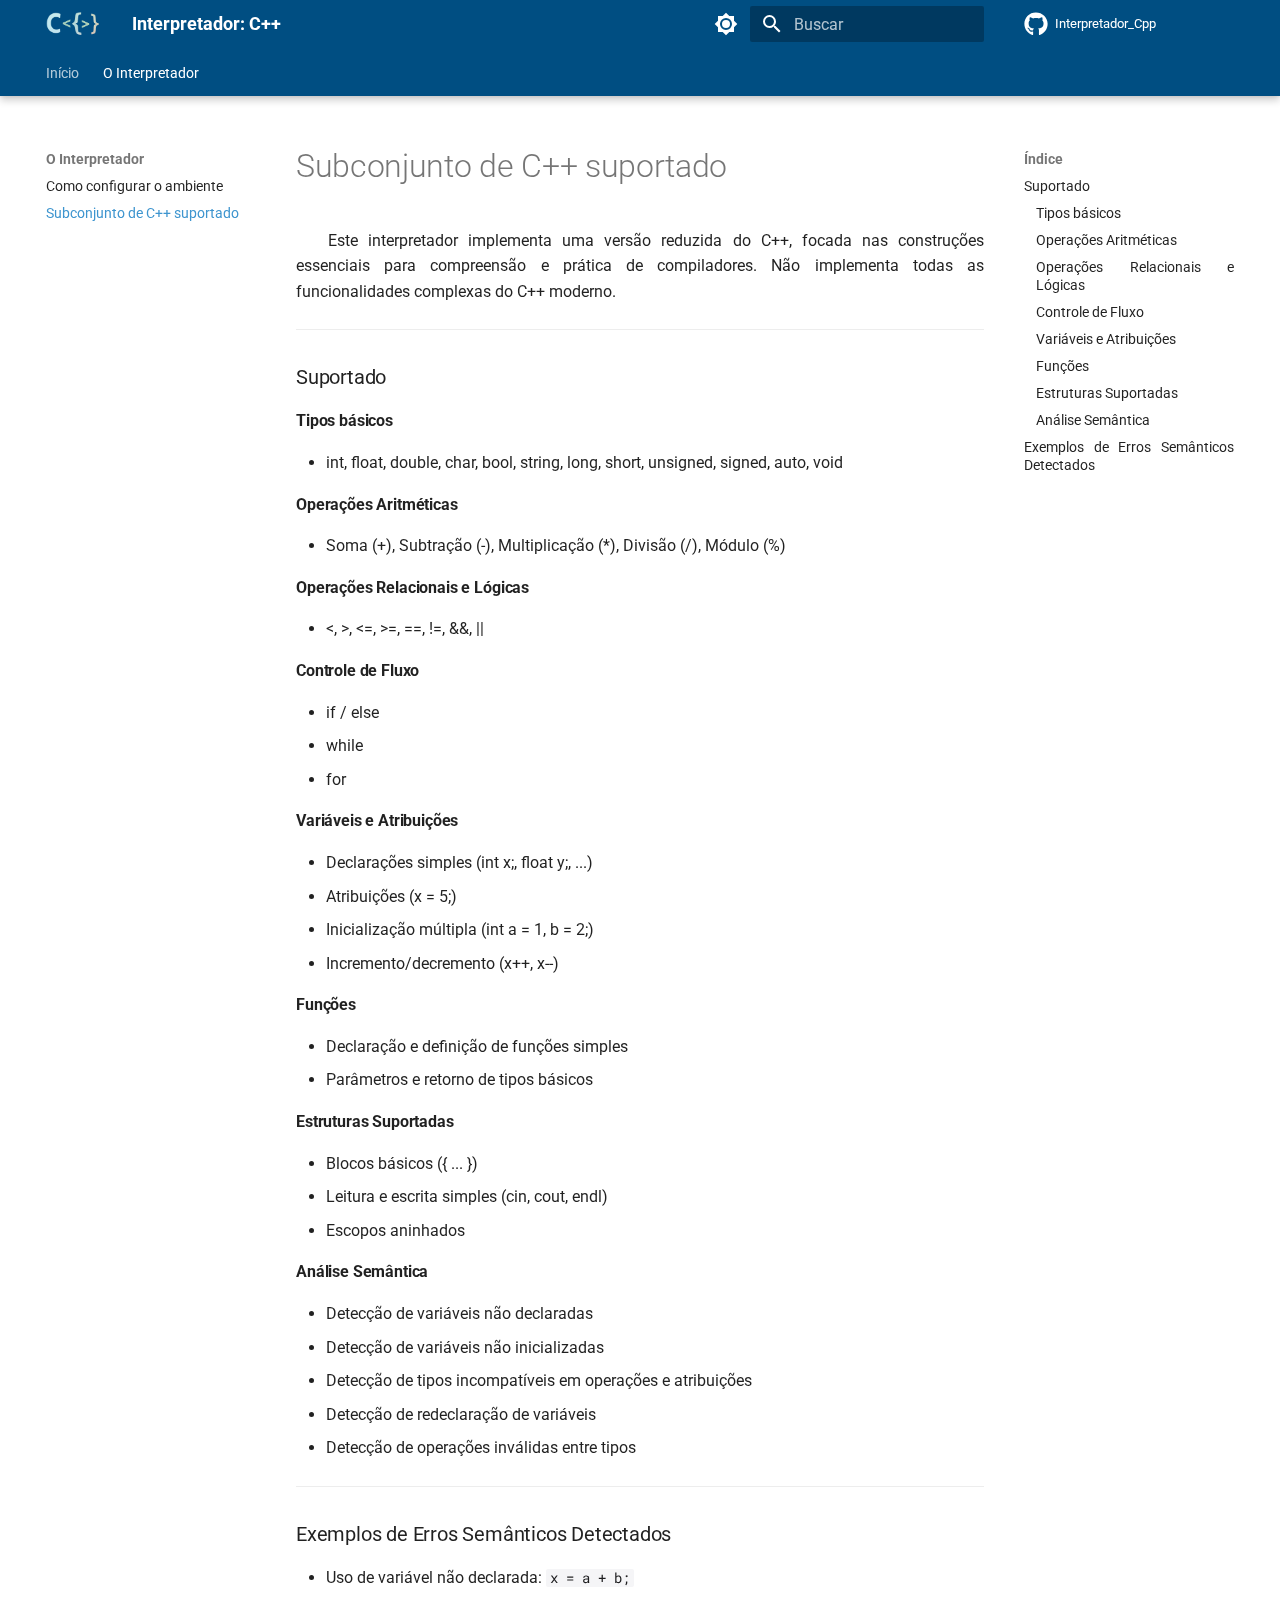
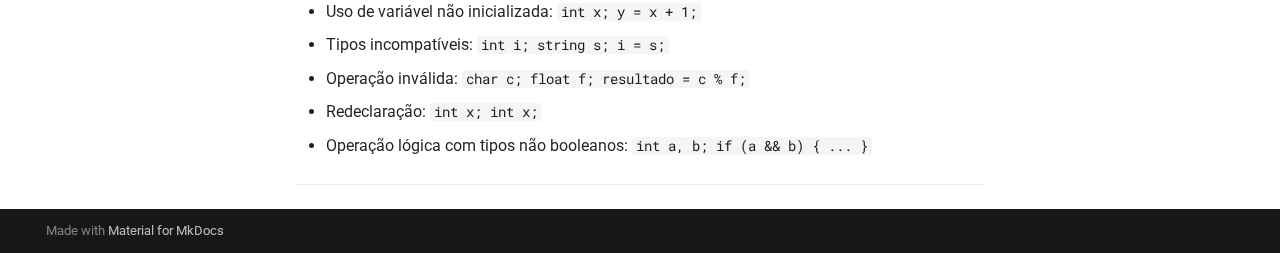
<file: interpretador/subconjunto/index.html>
<!doctype html>
<html lang="pt" class="no-js">
  <head>
    
      <meta charset="utf-8">
      <meta name="viewport" content="width=device-width,initial-scale=1">
      
        <meta name="description" content="Documentação do projeto de desenvolvimento de um Interpretador de C++ para Python, desenvolvido ao longo da disciplina de Compiladores 1 (2025/1) na Universidade de Brasília.">
      
      
        <meta name="author" content="Grupo 7">
      
      
      
        <link rel="prev" href="../como-config/">
      
      
      
      <link rel="icon" href="../../assets/logoBoa.png">
      <meta name="generator" content="mkdocs-1.6.1, mkdocs-material-9.6.15">
    
    
      
        <title>Subconjunto de C++ suportado - Interpretador: C++</title>
      
    
    
      <link rel="stylesheet" href="../../assets/stylesheets/main.342714a4.min.css">
      
        
        <link rel="stylesheet" href="../../assets/stylesheets/palette.06af60db.min.css">
      
      


    
    
      
    
    
      
        
        
        <link rel="preconnect" href="https://fonts.gstatic.com" crossorigin>
        <link rel="stylesheet" href="https://fonts.googleapis.com/css?family=Roboto:300,300i,400,400i,700,700i%7CRoboto+Mono:400,400i,700,700i&display=fallback">
        <style>:root{--md-text-font:"Roboto";--md-code-font:"Roboto Mono"}</style>
      
    
    
      <link rel="stylesheet" href="../../stylesheets/extra.css">
    
    <script>__md_scope=new URL("../..",location),__md_hash=e=>[...e].reduce(((e,_)=>(e<<5)-e+_.charCodeAt(0)),0),__md_get=(e,_=localStorage,t=__md_scope)=>JSON.parse(_.getItem(t.pathname+"."+e)),__md_set=(e,_,t=localStorage,a=__md_scope)=>{try{t.setItem(a.pathname+"."+e,JSON.stringify(_))}catch(e){}}</script>
    
      

    
    
    
  </head>
  
  
    
    
      
    
    
    
    
    <body dir="ltr" data-md-color-scheme="default" data-md-color-primary="deep-purple" data-md-color-accent="purple">
  
    
    <input class="md-toggle" data-md-toggle="drawer" type="checkbox" id="__drawer" autocomplete="off">
    <input class="md-toggle" data-md-toggle="search" type="checkbox" id="__search" autocomplete="off">
    <label class="md-overlay" for="__drawer"></label>
    <div data-md-component="skip">
      
        
        <a href="#suportado" class="md-skip">
          Pular para conteúdo
        </a>
      
    </div>
    <div data-md-component="announce">
      
    </div>
    
    
      

  

<header class="md-header md-header--shadow md-header--lifted" data-md-component="header">
  <nav class="md-header__inner md-grid" aria-label="Cabeçalho">
    <a href="../.." title="Interpretador: C++" class="md-header__button md-logo" aria-label="Interpretador: C++" data-md-component="logo">
      
  <img src="../../assets/logoBoa.png" alt="logo">

    </a>
    <label class="md-header__button md-icon" for="__drawer">
      
      <svg xmlns="http://www.w3.org/2000/svg" viewBox="0 0 24 24"><path d="M3 6h18v2H3zm0 5h18v2H3zm0 5h18v2H3z"/></svg>
    </label>
    <div class="md-header__title" data-md-component="header-title">
      <div class="md-header__ellipsis">
        <div class="md-header__topic">
          <span class="md-ellipsis">
            Interpretador: C++
          </span>
        </div>
        <div class="md-header__topic" data-md-component="header-topic">
          <span class="md-ellipsis">
            
              Subconjunto de C++ suportado
            
          </span>
        </div>
      </div>
    </div>
    
      
        <form class="md-header__option" data-md-component="palette">
  
    
    
    
    <input class="md-option" data-md-color-media="" data-md-color-scheme="default" data-md-color-primary="deep-purple" data-md-color-accent="purple"  aria-label="Mudar para o modo escuro"  type="radio" name="__palette" id="__palette_0">
    
      <label class="md-header__button md-icon" title="Mudar para o modo escuro" for="__palette_1" hidden>
        <svg xmlns="http://www.w3.org/2000/svg" viewBox="0 0 24 24"><path d="M12 8a4 4 0 0 0-4 4 4 4 0 0 0 4 4 4 4 0 0 0 4-4 4 4 0 0 0-4-4m0 10a6 6 0 0 1-6-6 6 6 0 0 1 6-6 6 6 0 0 1 6 6 6 6 0 0 1-6 6m8-9.31V4h-4.69L12 .69 8.69 4H4v4.69L.69 12 4 15.31V20h4.69L12 23.31 15.31 20H20v-4.69L23.31 12z"/></svg>
      </label>
    
  
    
    
    
    <input class="md-option" data-md-color-media="" data-md-color-scheme="slate" data-md-color-primary="indigo" data-md-color-accent="indigo"  aria-label="Mudar para o modo claro"  type="radio" name="__palette" id="__palette_1">
    
      <label class="md-header__button md-icon" title="Mudar para o modo claro" for="__palette_0" hidden>
        <svg xmlns="http://www.w3.org/2000/svg" viewBox="0 0 24 24"><path d="M12 18c-.89 0-1.74-.2-2.5-.55C11.56 16.5 13 14.42 13 12s-1.44-4.5-3.5-5.45C10.26 6.2 11.11 6 12 6a6 6 0 0 1 6 6 6 6 0 0 1-6 6m8-9.31V4h-4.69L12 .69 8.69 4H4v4.69L.69 12 4 15.31V20h4.69L12 23.31 15.31 20H20v-4.69L23.31 12z"/></svg>
      </label>
    
  
</form>
      
    
    
      <script>var palette=__md_get("__palette");if(palette&&palette.color){if("(prefers-color-scheme)"===palette.color.media){var media=matchMedia("(prefers-color-scheme: light)"),input=document.querySelector(media.matches?"[data-md-color-media='(prefers-color-scheme: light)']":"[data-md-color-media='(prefers-color-scheme: dark)']");palette.color.media=input.getAttribute("data-md-color-media"),palette.color.scheme=input.getAttribute("data-md-color-scheme"),palette.color.primary=input.getAttribute("data-md-color-primary"),palette.color.accent=input.getAttribute("data-md-color-accent")}for(var[key,value]of Object.entries(palette.color))document.body.setAttribute("data-md-color-"+key,value)}</script>
    
    
    
      
      
        <label class="md-header__button md-icon" for="__search">
          
          <svg xmlns="http://www.w3.org/2000/svg" viewBox="0 0 24 24"><path d="M9.5 3A6.5 6.5 0 0 1 16 9.5c0 1.61-.59 3.09-1.56 4.23l.27.27h.79l5 5-1.5 1.5-5-5v-.79l-.27-.27A6.52 6.52 0 0 1 9.5 16 6.5 6.5 0 0 1 3 9.5 6.5 6.5 0 0 1 9.5 3m0 2C7 5 5 7 5 9.5S7 14 9.5 14 14 12 14 9.5 12 5 9.5 5"/></svg>
        </label>
        <div class="md-search" data-md-component="search" role="dialog">
  <label class="md-search__overlay" for="__search"></label>
  <div class="md-search__inner" role="search">
    <form class="md-search__form" name="search">
      <input type="text" class="md-search__input" name="query" aria-label="Buscar" placeholder="Buscar" autocapitalize="off" autocorrect="off" autocomplete="off" spellcheck="false" data-md-component="search-query" required>
      <label class="md-search__icon md-icon" for="__search">
        
        <svg xmlns="http://www.w3.org/2000/svg" viewBox="0 0 24 24"><path d="M9.5 3A6.5 6.5 0 0 1 16 9.5c0 1.61-.59 3.09-1.56 4.23l.27.27h.79l5 5-1.5 1.5-5-5v-.79l-.27-.27A6.52 6.52 0 0 1 9.5 16 6.5 6.5 0 0 1 3 9.5 6.5 6.5 0 0 1 9.5 3m0 2C7 5 5 7 5 9.5S7 14 9.5 14 14 12 14 9.5 12 5 9.5 5"/></svg>
        
        <svg xmlns="http://www.w3.org/2000/svg" viewBox="0 0 24 24"><path d="M20 11v2H8l5.5 5.5-1.42 1.42L4.16 12l7.92-7.92L13.5 5.5 8 11z"/></svg>
      </label>
      <nav class="md-search__options" aria-label="Pesquisar">
        
        <button type="reset" class="md-search__icon md-icon" title="Limpar" aria-label="Limpar" tabindex="-1">
          
          <svg xmlns="http://www.w3.org/2000/svg" viewBox="0 0 24 24"><path d="M19 6.41 17.59 5 12 10.59 6.41 5 5 6.41 10.59 12 5 17.59 6.41 19 12 13.41 17.59 19 19 17.59 13.41 12z"/></svg>
        </button>
      </nav>
      
    </form>
    <div class="md-search__output">
      <div class="md-search__scrollwrap" tabindex="0" data-md-scrollfix>
        <div class="md-search-result" data-md-component="search-result">
          <div class="md-search-result__meta">
            Inicializando busca
          </div>
          <ol class="md-search-result__list" role="presentation"></ol>
        </div>
      </div>
    </div>
  </div>
</div>
      
    
    
      <div class="md-header__source">
        <a href="https://github.com/Maliz30/Interpretador_Cpp" title="Ir para repositório" class="md-source" data-md-component="source">
  <div class="md-source__icon md-icon">
    
    <svg xmlns="http://www.w3.org/2000/svg" viewBox="0 0 496 512"><!--! Font Awesome Free 6.7.2 by @fontawesome - https://fontawesome.com License - https://fontawesome.com/license/free (Icons: CC BY 4.0, Fonts: SIL OFL 1.1, Code: MIT License) Copyright 2024 Fonticons, Inc.--><path d="M165.9 397.4c0 2-2.3 3.6-5.2 3.6-3.3.3-5.6-1.3-5.6-3.6 0-2 2.3-3.6 5.2-3.6 3-.3 5.6 1.3 5.6 3.6m-31.1-4.5c-.7 2 1.3 4.3 4.3 4.9 2.6 1 5.6 0 6.2-2s-1.3-4.3-4.3-5.2c-2.6-.7-5.5.3-6.2 2.3m44.2-1.7c-2.9.7-4.9 2.6-4.6 4.9.3 2 2.9 3.3 5.9 2.6 2.9-.7 4.9-2.6 4.6-4.6-.3-1.9-3-3.2-5.9-2.9M244.8 8C106.1 8 0 113.3 0 252c0 110.9 69.8 205.8 169.5 239.2 12.8 2.3 17.3-5.6 17.3-12.1 0-6.2-.3-40.4-.3-61.4 0 0-70 15-84.7-29.8 0 0-11.4-29.1-27.8-36.6 0 0-22.9-15.7 1.6-15.4 0 0 24.9 2 38.6 25.8 21.9 38.6 58.6 27.5 72.9 20.9 2.3-16 8.8-27.1 16-33.7-55.9-6.2-112.3-14.3-112.3-110.5 0-27.5 7.6-41.3 23.6-58.9-2.6-6.5-11.1-33.3 2.6-67.9 20.9-6.5 69 27 69 27 20-5.6 41.5-8.5 62.8-8.5s42.8 2.9 62.8 8.5c0 0 48.1-33.6 69-27 13.7 34.7 5.2 61.4 2.6 67.9 16 17.7 25.8 31.5 25.8 58.9 0 96.5-58.9 104.2-114.8 110.5 9.2 7.9 17 22.9 17 46.4 0 33.7-.3 75.4-.3 83.6 0 6.5 4.6 14.4 17.3 12.1C428.2 457.8 496 362.9 496 252 496 113.3 383.5 8 244.8 8M97.2 352.9c-1.3 1-1 3.3.7 5.2 1.6 1.6 3.9 2.3 5.2 1 1.3-1 1-3.3-.7-5.2-1.6-1.6-3.9-2.3-5.2-1m-10.8-8.1c-.7 1.3.3 2.9 2.3 3.9 1.6 1 3.6.7 4.3-.7.7-1.3-.3-2.9-2.3-3.9-2-.6-3.6-.3-4.3.7m32.4 35.6c-1.6 1.3-1 4.3 1.3 6.2 2.3 2.3 5.2 2.6 6.5 1 1.3-1.3.7-4.3-1.3-6.2-2.2-2.3-5.2-2.6-6.5-1m-11.4-14.7c-1.6 1-1.6 3.6 0 5.9s4.3 3.3 5.6 2.3c1.6-1.3 1.6-3.9 0-6.2-1.4-2.3-4-3.3-5.6-2"/></svg>
  </div>
  <div class="md-source__repository">
    Interpretador_Cpp
  </div>
</a>
      </div>
    
  </nav>
  
    
      
<nav class="md-tabs" aria-label="Abas" data-md-component="tabs">
  <div class="md-grid">
    <ul class="md-tabs__list">
      
        
  
  
  
  
    
    
      <li class="md-tabs__item">
        <a href="../.." class="md-tabs__link">
          
  
  
  Início

        </a>
      </li>
    
  

      
        
  
  
  
    
  
  
    
    
      <li class="md-tabs__item md-tabs__item--active">
        <a href="../como-config/" class="md-tabs__link">
          
  
  
  O Interpretador

        </a>
      </li>
    
  

      
    </ul>
  </div>
</nav>
    
  
</header>
    
    <div class="md-container" data-md-component="container">
      
      
        
      
      <main class="md-main" data-md-component="main">
        <div class="md-main__inner md-grid">
          
            
              
              <div class="md-sidebar md-sidebar--primary" data-md-component="sidebar" data-md-type="navigation" >
                <div class="md-sidebar__scrollwrap">
                  <div class="md-sidebar__inner">
                    


  


<nav class="md-nav md-nav--primary md-nav--lifted" aria-label="Navegação" data-md-level="0">
  <label class="md-nav__title" for="__drawer">
    <a href="../.." title="Interpretador: C++" class="md-nav__button md-logo" aria-label="Interpretador: C++" data-md-component="logo">
      
  <img src="../../assets/logoBoa.png" alt="logo">

    </a>
    Interpretador: C++
  </label>
  
    <div class="md-nav__source">
      <a href="https://github.com/Maliz30/Interpretador_Cpp" title="Ir para repositório" class="md-source" data-md-component="source">
  <div class="md-source__icon md-icon">
    
    <svg xmlns="http://www.w3.org/2000/svg" viewBox="0 0 496 512"><!--! Font Awesome Free 6.7.2 by @fontawesome - https://fontawesome.com License - https://fontawesome.com/license/free (Icons: CC BY 4.0, Fonts: SIL OFL 1.1, Code: MIT License) Copyright 2024 Fonticons, Inc.--><path d="M165.9 397.4c0 2-2.3 3.6-5.2 3.6-3.3.3-5.6-1.3-5.6-3.6 0-2 2.3-3.6 5.2-3.6 3-.3 5.6 1.3 5.6 3.6m-31.1-4.5c-.7 2 1.3 4.3 4.3 4.9 2.6 1 5.6 0 6.2-2s-1.3-4.3-4.3-5.2c-2.6-.7-5.5.3-6.2 2.3m44.2-1.7c-2.9.7-4.9 2.6-4.6 4.9.3 2 2.9 3.3 5.9 2.6 2.9-.7 4.9-2.6 4.6-4.6-.3-1.9-3-3.2-5.9-2.9M244.8 8C106.1 8 0 113.3 0 252c0 110.9 69.8 205.8 169.5 239.2 12.8 2.3 17.3-5.6 17.3-12.1 0-6.2-.3-40.4-.3-61.4 0 0-70 15-84.7-29.8 0 0-11.4-29.1-27.8-36.6 0 0-22.9-15.7 1.6-15.4 0 0 24.9 2 38.6 25.8 21.9 38.6 58.6 27.5 72.9 20.9 2.3-16 8.8-27.1 16-33.7-55.9-6.2-112.3-14.3-112.3-110.5 0-27.5 7.6-41.3 23.6-58.9-2.6-6.5-11.1-33.3 2.6-67.9 20.9-6.5 69 27 69 27 20-5.6 41.5-8.5 62.8-8.5s42.8 2.9 62.8 8.5c0 0 48.1-33.6 69-27 13.7 34.7 5.2 61.4 2.6 67.9 16 17.7 25.8 31.5 25.8 58.9 0 96.5-58.9 104.2-114.8 110.5 9.2 7.9 17 22.9 17 46.4 0 33.7-.3 75.4-.3 83.6 0 6.5 4.6 14.4 17.3 12.1C428.2 457.8 496 362.9 496 252 496 113.3 383.5 8 244.8 8M97.2 352.9c-1.3 1-1 3.3.7 5.2 1.6 1.6 3.9 2.3 5.2 1 1.3-1 1-3.3-.7-5.2-1.6-1.6-3.9-2.3-5.2-1m-10.8-8.1c-.7 1.3.3 2.9 2.3 3.9 1.6 1 3.6.7 4.3-.7.7-1.3-.3-2.9-2.3-3.9-2-.6-3.6-.3-4.3.7m32.4 35.6c-1.6 1.3-1 4.3 1.3 6.2 2.3 2.3 5.2 2.6 6.5 1 1.3-1.3.7-4.3-1.3-6.2-2.2-2.3-5.2-2.6-6.5-1m-11.4-14.7c-1.6 1-1.6 3.6 0 5.9s4.3 3.3 5.6 2.3c1.6-1.3 1.6-3.9 0-6.2-1.4-2.3-4-3.3-5.6-2"/></svg>
  </div>
  <div class="md-source__repository">
    Interpretador_Cpp
  </div>
</a>
    </div>
  
  <ul class="md-nav__list" data-md-scrollfix>
    
      
      
  
  
  
  
    
    
    
    
      
      
    
    
    <li class="md-nav__item md-nav__item--nested">
      
        
        
        <input class="md-nav__toggle md-toggle " type="checkbox" id="__nav_1" >
        
          
          <label class="md-nav__link" for="__nav_1" id="__nav_1_label" tabindex="0">
            
  
  
  <span class="md-ellipsis">
    Início
    
  </span>
  

            <span class="md-nav__icon md-icon"></span>
          </label>
        
        <nav class="md-nav" data-md-level="1" aria-labelledby="__nav_1_label" aria-expanded="false">
          <label class="md-nav__title" for="__nav_1">
            <span class="md-nav__icon md-icon"></span>
            Início
          </label>
          <ul class="md-nav__list" data-md-scrollfix>
            
              
                
  
  
  
  
    <li class="md-nav__item">
      <a href="../.." class="md-nav__link">
        
  
  
  <span class="md-ellipsis">
    Sobre
    
  </span>
  

      </a>
    </li>
  

              
            
              
                
  
  
  
  
    <li class="md-nav__item">
      <a href="../../como-rodar/" class="md-nav__link">
        
  
  
  <span class="md-ellipsis">
    Como rodar
    
  </span>
  

      </a>
    </li>
  

              
            
          </ul>
        </nav>
      
    </li>
  

    
      
      
  
  
    
  
  
  
    
    
    
    
      
        
        
      
      
    
    
    <li class="md-nav__item md-nav__item--active md-nav__item--section md-nav__item--nested">
      
        
        
        <input class="md-nav__toggle md-toggle " type="checkbox" id="__nav_2" checked>
        
          
          <label class="md-nav__link" for="__nav_2" id="__nav_2_label" tabindex="">
            
  
  
  <span class="md-ellipsis">
    O Interpretador
    
  </span>
  

            <span class="md-nav__icon md-icon"></span>
          </label>
        
        <nav class="md-nav" data-md-level="1" aria-labelledby="__nav_2_label" aria-expanded="true">
          <label class="md-nav__title" for="__nav_2">
            <span class="md-nav__icon md-icon"></span>
            O Interpretador
          </label>
          <ul class="md-nav__list" data-md-scrollfix>
            
              
                
  
  
  
  
    <li class="md-nav__item">
      <a href="../como-config/" class="md-nav__link">
        
  
  
  <span class="md-ellipsis">
    Como configurar o ambiente
    
  </span>
  

      </a>
    </li>
  

              
            
              
                
  
  
    
  
  
  
    <li class="md-nav__item md-nav__item--active">
      
      <input class="md-nav__toggle md-toggle" type="checkbox" id="__toc">
      
      
      
        <label class="md-nav__link md-nav__link--active" for="__toc">
          
  
  
  <span class="md-ellipsis">
    Subconjunto de C++ suportado
    
  </span>
  

          <span class="md-nav__icon md-icon"></span>
        </label>
      
      <a href="./" class="md-nav__link md-nav__link--active">
        
  
  
  <span class="md-ellipsis">
    Subconjunto de C++ suportado
    
  </span>
  

      </a>
      
        

<nav class="md-nav md-nav--secondary" aria-label="Índice">
  
  
  
  
    <label class="md-nav__title" for="__toc">
      <span class="md-nav__icon md-icon"></span>
      Índice
    </label>
    <ul class="md-nav__list" data-md-component="toc" data-md-scrollfix>
      
        <li class="md-nav__item">
  <a href="#suportado" class="md-nav__link">
    <span class="md-ellipsis">
      Suportado
    </span>
  </a>
  
    <nav class="md-nav" aria-label="Suportado">
      <ul class="md-nav__list">
        
          <li class="md-nav__item">
  <a href="#tipos-basicos" class="md-nav__link">
    <span class="md-ellipsis">
      Tipos básicos
    </span>
  </a>
  
</li>
        
          <li class="md-nav__item">
  <a href="#operacoes-aritmeticas" class="md-nav__link">
    <span class="md-ellipsis">
      Operações Aritméticas
    </span>
  </a>
  
</li>
        
          <li class="md-nav__item">
  <a href="#operacoes-relacionais-e-logicas" class="md-nav__link">
    <span class="md-ellipsis">
      Operações Relacionais e Lógicas
    </span>
  </a>
  
</li>
        
          <li class="md-nav__item">
  <a href="#controle-de-fluxo" class="md-nav__link">
    <span class="md-ellipsis">
      Controle de Fluxo
    </span>
  </a>
  
</li>
        
          <li class="md-nav__item">
  <a href="#variaveis-e-atribuicoes" class="md-nav__link">
    <span class="md-ellipsis">
      Variáveis e Atribuições
    </span>
  </a>
  
</li>
        
          <li class="md-nav__item">
  <a href="#funcoes" class="md-nav__link">
    <span class="md-ellipsis">
      Funções
    </span>
  </a>
  
</li>
        
          <li class="md-nav__item">
  <a href="#estruturas-suportadas" class="md-nav__link">
    <span class="md-ellipsis">
      Estruturas Suportadas
    </span>
  </a>
  
</li>
        
          <li class="md-nav__item">
  <a href="#analise-semantica" class="md-nav__link">
    <span class="md-ellipsis">
      Análise Semântica
    </span>
  </a>
  
</li>
        
      </ul>
    </nav>
  
</li>
      
        <li class="md-nav__item">
  <a href="#exemplos-de-erros-semanticos-detectados" class="md-nav__link">
    <span class="md-ellipsis">
      Exemplos de Erros Semânticos Detectados
    </span>
  </a>
  
</li>
      
    </ul>
  
</nav>
      
    </li>
  

              
            
          </ul>
        </nav>
      
    </li>
  

    
  </ul>
</nav>
                  </div>
                </div>
              </div>
            
            
              
              <div class="md-sidebar md-sidebar--secondary" data-md-component="sidebar" data-md-type="toc" >
                <div class="md-sidebar__scrollwrap">
                  <div class="md-sidebar__inner">
                    

<nav class="md-nav md-nav--secondary" aria-label="Índice">
  
  
  
  
    <label class="md-nav__title" for="__toc">
      <span class="md-nav__icon md-icon"></span>
      Índice
    </label>
    <ul class="md-nav__list" data-md-component="toc" data-md-scrollfix>
      
        <li class="md-nav__item">
  <a href="#suportado" class="md-nav__link">
    <span class="md-ellipsis">
      Suportado
    </span>
  </a>
  
    <nav class="md-nav" aria-label="Suportado">
      <ul class="md-nav__list">
        
          <li class="md-nav__item">
  <a href="#tipos-basicos" class="md-nav__link">
    <span class="md-ellipsis">
      Tipos básicos
    </span>
  </a>
  
</li>
        
          <li class="md-nav__item">
  <a href="#operacoes-aritmeticas" class="md-nav__link">
    <span class="md-ellipsis">
      Operações Aritméticas
    </span>
  </a>
  
</li>
        
          <li class="md-nav__item">
  <a href="#operacoes-relacionais-e-logicas" class="md-nav__link">
    <span class="md-ellipsis">
      Operações Relacionais e Lógicas
    </span>
  </a>
  
</li>
        
          <li class="md-nav__item">
  <a href="#controle-de-fluxo" class="md-nav__link">
    <span class="md-ellipsis">
      Controle de Fluxo
    </span>
  </a>
  
</li>
        
          <li class="md-nav__item">
  <a href="#variaveis-e-atribuicoes" class="md-nav__link">
    <span class="md-ellipsis">
      Variáveis e Atribuições
    </span>
  </a>
  
</li>
        
          <li class="md-nav__item">
  <a href="#funcoes" class="md-nav__link">
    <span class="md-ellipsis">
      Funções
    </span>
  </a>
  
</li>
        
          <li class="md-nav__item">
  <a href="#estruturas-suportadas" class="md-nav__link">
    <span class="md-ellipsis">
      Estruturas Suportadas
    </span>
  </a>
  
</li>
        
          <li class="md-nav__item">
  <a href="#analise-semantica" class="md-nav__link">
    <span class="md-ellipsis">
      Análise Semântica
    </span>
  </a>
  
</li>
        
      </ul>
    </nav>
  
</li>
      
        <li class="md-nav__item">
  <a href="#exemplos-de-erros-semanticos-detectados" class="md-nav__link">
    <span class="md-ellipsis">
      Exemplos de Erros Semânticos Detectados
    </span>
  </a>
  
</li>
      
    </ul>
  
</nav>
                  </div>
                </div>
              </div>
            
          
          
            <div class="md-content" data-md-component="content">
              <article class="md-content__inner md-typeset">
                
                  


  
  


  <h1>Subconjunto de C++ suportado</h1>

<p>Este interpretador implementa uma versão reduzida do C++, focada nas construções essenciais para compreensão e prática de compiladores. Não implementa todas as funcionalidades complexas do C++ moderno.</p>
<hr />
<h3 id="suportado">Suportado</h3>
<h4 id="tipos-basicos">Tipos básicos</h4>
<ul>
<li>int, float, double, char, bool, string, long, short, unsigned, signed, auto, void</li>
</ul>
<h4 id="operacoes-aritmeticas">Operações Aritméticas</h4>
<ul>
<li>Soma (+), Subtração (-), Multiplicação (*), Divisão (/), Módulo (%)</li>
</ul>
<h4 id="operacoes-relacionais-e-logicas">Operações Relacionais e Lógicas</h4>
<ul>
<li>&lt;, &gt;, &lt;=, &gt;=, ==, !=, &amp;&amp;, ||</li>
</ul>
<h4 id="controle-de-fluxo">Controle de Fluxo</h4>
<ul>
<li>if / else</li>
<li>while</li>
<li>for</li>
</ul>
<h4 id="variaveis-e-atribuicoes">Variáveis e Atribuições</h4>
<ul>
<li>Declarações simples (int x;, float y;, ...)</li>
<li>Atribuições (x = 5;)</li>
<li>Inicialização múltipla (int a = 1, b = 2;)</li>
<li>Incremento/decremento (x++, x--)</li>
</ul>
<h4 id="funcoes">Funções</h4>
<ul>
<li>Declaração e definição de funções simples</li>
<li>Parâmetros e retorno de tipos básicos</li>
</ul>
<h4 id="estruturas-suportadas">Estruturas Suportadas</h4>
<ul>
<li>Blocos básicos ({ ... })</li>
<li>Leitura e escrita simples (cin, cout, endl)</li>
<li>Escopos aninhados</li>
</ul>
<h4 id="analise-semantica">Análise Semântica</h4>
<ul>
<li>Detecção de variáveis não declaradas</li>
<li>Detecção de variáveis não inicializadas</li>
<li>Detecção de tipos incompatíveis em operações e atribuições</li>
<li>Detecção de redeclaração de variáveis</li>
<li>Detecção de operações inválidas entre tipos</li>
</ul>
<hr />
<h3 id="exemplos-de-erros-semanticos-detectados">Exemplos de Erros Semânticos Detectados</h3>
<ul>
<li>Uso de variável não declarada: <code>x = a + b;</code></li>
<li>Uso de variável não inicializada: <code>int x; y = x + 1;</code></li>
<li>Tipos incompatíveis: <code>int i; string s; i = s;</code></li>
<li>Operação inválida: <code>char c; float f; resultado = c % f;</code></li>
<li>Redeclaração: <code>int x; int x;</code></li>
<li>Operação lógica com tipos não booleanos: <code>int a, b; if (a &amp;&amp; b) { ... }</code></li>
</ul>
<hr />












                
              </article>
            </div>
          
          
<script>var target=document.getElementById(location.hash.slice(1));target&&target.name&&(target.checked=target.name.startsWith("__tabbed_"))</script>
        </div>
        
          <button type="button" class="md-top md-icon" data-md-component="top" hidden>
  
  <svg xmlns="http://www.w3.org/2000/svg" viewBox="0 0 24 24"><path d="M13 20h-2V8l-5.5 5.5-1.42-1.42L12 4.16l7.92 7.92-1.42 1.42L13 8z"/></svg>
  Voltar para o topo
</button>
        
      </main>
      
        <footer class="md-footer">
  
  <div class="md-footer-meta md-typeset">
    <div class="md-footer-meta__inner md-grid">
      <div class="md-copyright">
  
  
    Made with
    <a href="https://squidfunk.github.io/mkdocs-material/" target="_blank" rel="noopener">
      Material for MkDocs
    </a>
  
</div>
      
    </div>
  </div>
</footer>
      
    </div>
    <div class="md-dialog" data-md-component="dialog">
      <div class="md-dialog__inner md-typeset"></div>
    </div>
    
    
    
      
      <script id="__config" type="application/json">{"base": "../..", "features": ["navigation.instant", "navigation.section", "navigation.path", "navigation.top", "navigation.tabs", "navigation.tabs.sticky"], "search": "../../assets/javascripts/workers/search.d50fe291.min.js", "tags": null, "translations": {"clipboard.copied": "Copiado para \u00e1rea de transfer\u00eancia", "clipboard.copy": "Copiar para \u00e1rea de transfer\u00eancia", "search.result.more.one": "mais 1 nesta p\u00e1gina", "search.result.more.other": "# mais nesta p\u00e1gina", "search.result.none": "Nenhum documento encontrado", "search.result.one": "1 documento encontrado", "search.result.other": "# documentos encontrados", "search.result.placeholder": "Digite para iniciar a busca", "search.result.term.missing": "Ausente", "select.version": "Selecione a vers\u00e3o"}, "version": null}</script>
    
    
      <script src="../../assets/javascripts/bundle.56ea9cef.min.js"></script>
      
    
  </body>
</html>
</file>
<file: stylesheets/extra.css>
[data-md-color-scheme="default"] {
  --md-primary-fg-color: #004e82 !important;
  --md-accent-fg-color: #16689e;
  --md-code-bg-color: #F5F5F7;
  --md-code-fg-color: #1D1D1F;
  --md-typeset-a-color: #3e95cf;
  --md-primary-fg-color--dark: #16689e;
}

[data-md-color-scheme="slate"] {
  --md-primary-fg-color: #004e82;
  --md-accent-fg-color: #16689e!important;
  --md-default-bg-color: #1D1D1F;
  --md-typeset-a-color: #1f78b3 !important;
  --md-code-bg-color: #1D1D1F;
  --md-typeset-table-color: rgba(255, 255, 255, 0.211);
  --md-typeset-table-color--light: #3e95cf;
  --md-primary-fg-color--dark: #16689e;
}

body {
  text-align: justify;
}

p {
  text-indent: 2em;
  text-align: justify;
}

table {
  margin-left: auto;
  margin-right: auto;
}

img {
  display: block;
  margin-left: auto;
  margin-right: auto;
}

table+p {
  text-align: center;
}

img+p {
  text-align: center;
}
</file>
<file: assets/stylesheets/main.342714a4.min.css>
@charset "UTF-8";html{-webkit-text-size-adjust:none;-moz-text-size-adjust:none;text-size-adjust:none;box-sizing:border-box}*,:after,:before{box-sizing:inherit}@media (prefers-reduced-motion){*,:after,:before{transition:none!important}}body{margin:0}a,button,input,label{-webkit-tap-highlight-color:transparent}a{color:inherit;text-decoration:none}hr{border:0;box-sizing:initial;display:block;height:.05rem;overflow:visible;padding:0}small{font-size:80%}sub,sup{line-height:1em}img{border-style:none}table{border-collapse:initial;border-spacing:0}td,th{font-weight:400;vertical-align:top}button{background:#0000;border:0;font-family:inherit;font-size:inherit;margin:0;padding:0}input{border:0;outline:none}:root{--md-primary-fg-color:#4051b5;--md-primary-fg-color--light:#5d6cc0;--md-primary-fg-color--dark:#303fa1;--md-primary-bg-color:#fff;--md-primary-bg-color--light:#ffffffb3;--md-accent-fg-color:#526cfe;--md-accent-fg-color--transparent:#526cfe1a;--md-accent-bg-color:#fff;--md-accent-bg-color--light:#ffffffb3}[data-md-color-scheme=default]{color-scheme:light}[data-md-color-scheme=default] img[src$="#gh-dark-mode-only"],[data-md-color-scheme=default] img[src$="#only-dark"]{display:none}:root,[data-md-color-scheme=default]{--md-hue:225deg;--md-default-fg-color:#000000de;--md-default-fg-color--light:#0000008a;--md-default-fg-color--lighter:#00000052;--md-default-fg-color--lightest:#00000012;--md-default-bg-color:#fff;--md-default-bg-color--light:#ffffffb3;--md-default-bg-color--lighter:#ffffff4d;--md-default-bg-color--lightest:#ffffff1f;--md-code-fg-color:#36464e;--md-code-bg-color:#f5f5f5;--md-code-hl-color:#4287ff;--md-code-hl-color--light:#4287ff1a;--md-code-hl-number-color:#d52a2a;--md-code-hl-special-color:#db1457;--md-code-hl-function-color:#a846b9;--md-code-hl-constant-color:#6e59d9;--md-code-hl-keyword-color:#3f6ec6;--md-code-hl-string-color:#1c7d4d;--md-code-hl-name-color:var(--md-code-fg-color);--md-code-hl-operator-color:var(--md-default-fg-color--light);--md-code-hl-punctuation-color:var(--md-default-fg-color--light);--md-code-hl-comment-color:var(--md-default-fg-color--light);--md-code-hl-generic-color:var(--md-default-fg-color--light);--md-code-hl-variable-color:var(--md-default-fg-color--light);--md-typeset-color:var(--md-default-fg-color);--md-typeset-a-color:var(--md-primary-fg-color);--md-typeset-del-color:#f5503d26;--md-typeset-ins-color:#0bd57026;--md-typeset-kbd-color:#fafafa;--md-typeset-kbd-accent-color:#fff;--md-typeset-kbd-border-color:#b8b8b8;--md-typeset-mark-color:#ffff0080;--md-typeset-table-color:#0000001f;--md-typeset-table-color--light:rgba(0,0,0,.035);--md-admonition-fg-color:var(--md-default-fg-color);--md-admonition-bg-color:var(--md-default-bg-color);--md-warning-fg-color:#000000de;--md-warning-bg-color:#ff9;--md-footer-fg-color:#fff;--md-footer-fg-color--light:#ffffffb3;--md-footer-fg-color--lighter:#ffffff73;--md-footer-bg-color:#000000de;--md-footer-bg-color--dark:#00000052;--md-shadow-z1:0 0.2rem 0.5rem #0000000d,0 0 0.05rem #0000001a;--md-shadow-z2:0 0.2rem 0.5rem #0000001a,0 0 0.05rem #00000040;--md-shadow-z3:0 0.2rem 0.5rem #0003,0 0 0.05rem #00000059}.md-icon svg{fill:currentcolor;display:block;height:1.2rem;width:1.2rem}body{-webkit-font-smoothing:antialiased;-moz-osx-font-smoothing:grayscale;--md-text-font-family:var(--md-text-font,_),-apple-system,BlinkMacSystemFont,Helvetica,Arial,sans-serif;--md-code-font-family:var(--md-code-font,_),SFMono-Regular,Consolas,Menlo,monospace}aside,body,input{font-feature-settings:"kern","liga";color:var(--md-typeset-color);font-family:var(--md-text-font-family)}code,kbd,pre{font-feature-settings:"kern";font-family:var(--md-code-font-family)}:root{--md-typeset-table-sort-icon:url('data:image/svg+xml;charset=utf-8,<svg xmlns="http://www.w3.org/2000/svg" viewBox="0 0 24 24"><path d="m18 21-4-4h3V7h-3l4-4 4 4h-3v10h3M2 19v-2h10v2M2 13v-2h7v2M2 7V5h4v2z"/></svg>');--md-typeset-table-sort-icon--asc:url('data:image/svg+xml;charset=utf-8,<svg xmlns="http://www.w3.org/2000/svg" viewBox="0 0 24 24"><path d="M19 17h3l-4 4-4-4h3V3h2M2 17h10v2H2M6 5v2H2V5m0 6h7v2H2z"/></svg>');--md-typeset-table-sort-icon--desc:url('data:image/svg+xml;charset=utf-8,<svg xmlns="http://www.w3.org/2000/svg" viewBox="0 0 24 24"><path d="M19 7h3l-4-4-4 4h3v14h2M2 17h10v2H2M6 5v2H2V5m0 6h7v2H2z"/></svg>')}.md-typeset{-webkit-print-color-adjust:exact;color-adjust:exact;font-size:.8rem;line-height:1.6;overflow-wrap:break-word}@media print{.md-typeset{font-size:.68rem}}.md-typeset blockquote,.md-typeset dl,.md-typeset figure,.md-typeset ol,.md-typeset pre,.md-typeset ul{margin-bottom:1em;margin-top:1em}.md-typeset h1{color:var(--md-default-fg-color--light);font-size:2em;line-height:1.3;margin:0 0 1.25em}.md-typeset h1,.md-typeset h2{font-weight:300;letter-spacing:-.01em}.md-typeset h2{font-size:1.5625em;line-height:1.4;margin:1.6em 0 .64em}.md-typeset h3{font-size:1.25em;font-weight:400;letter-spacing:-.01em;line-height:1.5;margin:1.6em 0 .8em}.md-typeset h2+h3{margin-top:.8em}.md-typeset h4{font-weight:700;letter-spacing:-.01em;margin:1em 0}.md-typeset h5,.md-typeset h6{color:var(--md-default-fg-color--light);font-size:.8em;font-weight:700;letter-spacing:-.01em;margin:1.25em 0}.md-typeset h5{text-transform:uppercase}.md-typeset h5 code{text-transform:none}.md-typeset hr{border-bottom:.05rem solid var(--md-default-fg-color--lightest);display:flow-root;margin:1.5em 0}.md-typeset a{color:var(--md-typeset-a-color);word-break:break-word}.md-typeset a,.md-typeset a:before{transition:color 125ms}.md-typeset a:focus,.md-typeset a:hover{color:var(--md-accent-fg-color)}.md-typeset a:focus code,.md-typeset a:hover code{background-color:var(--md-accent-fg-color--transparent)}.md-typeset a code{color:currentcolor;transition:background-color 125ms}.md-typeset a.focus-visible{outline-color:var(--md-accent-fg-color);outline-offset:.2rem}.md-typeset code,.md-typeset kbd,.md-typeset pre{color:var(--md-code-fg-color);direction:ltr;font-variant-ligatures:none}@media print{.md-typeset code,.md-typeset kbd,.md-typeset pre{white-space:pre-wrap}}.md-typeset code{background-color:var(--md-code-bg-color);border-radius:.1rem;-webkit-box-decoration-break:clone;box-decoration-break:clone;font-size:.85em;padding:0 .2941176471em;word-break:break-word}.md-typeset code:not(.focus-visible){-webkit-tap-highlight-color:transparent;outline:none}.md-typeset pre{display:flow-root;line-height:1.4;position:relative}.md-typeset pre>code{-webkit-box-decoration-break:slice;box-decoration-break:slice;box-shadow:none;display:block;margin:0;outline-color:var(--md-accent-fg-color);overflow:auto;padding:.7720588235em 1.1764705882em;scrollbar-color:var(--md-default-fg-color--lighter) #0000;scrollbar-width:thin;touch-action:auto;word-break:normal}.md-typeset pre>code:hover{scrollbar-color:var(--md-accent-fg-color) #0000}.md-typeset pre>code::-webkit-scrollbar{height:.2rem;width:.2rem}.md-typeset pre>code::-webkit-scrollbar-thumb{background-color:var(--md-default-fg-color--lighter)}.md-typeset pre>code::-webkit-scrollbar-thumb:hover{background-color:var(--md-accent-fg-color)}.md-typeset kbd{background-color:var(--md-typeset-kbd-color);border-radius:.1rem;box-shadow:0 .1rem 0 .05rem var(--md-typeset-kbd-border-color),0 .1rem 0 var(--md-typeset-kbd-border-color),0 -.1rem .2rem var(--md-typeset-kbd-accent-color) inset;color:var(--md-default-fg-color);display:inline-block;font-size:.75em;padding:0 .6666666667em;vertical-align:text-top;word-break:break-word}.md-typeset mark{background-color:var(--md-typeset-mark-color);-webkit-box-decoration-break:clone;box-decoration-break:clone;color:inherit;word-break:break-word}.md-typeset abbr{border-bottom:.05rem dotted var(--md-default-fg-color--light);cursor:help;text-decoration:none}.md-typeset small{opacity:.75}[dir=ltr] .md-typeset sub,[dir=ltr] .md-typeset sup{margin-left:.078125em}[dir=rtl] .md-typeset sub,[dir=rtl] .md-typeset sup{margin-right:.078125em}[dir=ltr] .md-typeset blockquote{padding-left:.6rem}[dir=rtl] .md-typeset blockquote{padding-right:.6rem}[dir=ltr] .md-typeset blockquote{border-left:.2rem solid var(--md-default-fg-color--lighter)}[dir=rtl] .md-typeset blockquote{border-right:.2rem solid var(--md-default-fg-color--lighter)}.md-typeset blockquote{color:var(--md-default-fg-color--light);margin-left:0;margin-right:0}.md-typeset ul{list-style-type:disc}.md-typeset ul[type]{list-style-type:revert-layer}[dir=ltr] .md-typeset ol,[dir=ltr] .md-typeset ul{margin-left:.625em}[dir=rtl] .md-typeset ol,[dir=rtl] .md-typeset ul{margin-right:.625em}.md-typeset ol,.md-typeset ul{padding:0}.md-typeset ol:not([hidden]),.md-typeset ul:not([hidden]){display:flow-root}.md-typeset ol ol,.md-typeset ul ol{list-style-type:lower-alpha}.md-typeset ol ol ol,.md-typeset ul ol ol{list-style-type:lower-roman}.md-typeset ol ol ol ol,.md-typeset ul ol ol ol{list-style-type:upper-alpha}.md-typeset ol ol ol ol ol,.md-typeset ul ol ol ol ol{list-style-type:upper-roman}.md-typeset ol[type],.md-typeset ul[type]{list-style-type:revert-layer}[dir=ltr] .md-typeset ol li,[dir=ltr] .md-typeset ul li{margin-left:1.25em}[dir=rtl] .md-typeset ol li,[dir=rtl] .md-typeset ul li{margin-right:1.25em}.md-typeset ol li,.md-typeset ul li{margin-bottom:.5em}.md-typeset ol li blockquote,.md-typeset ol li p,.md-typeset ul li blockquote,.md-typeset ul li p{margin:.5em 0}.md-typeset ol li:last-child,.md-typeset ul li:last-child{margin-bottom:0}[dir=ltr] .md-typeset ol li ol,[dir=ltr] .md-typeset ol li ul,[dir=ltr] .md-typeset ul li ol,[dir=ltr] .md-typeset ul li ul{margin-left:.625em}[dir=rtl] .md-typeset ol li ol,[dir=rtl] .md-typeset ol li ul,[dir=rtl] .md-typeset ul li ol,[dir=rtl] .md-typeset ul li ul{margin-right:.625em}.md-typeset ol li ol,.md-typeset ol li ul,.md-typeset ul li ol,.md-typeset ul li ul{margin-bottom:.5em;margin-top:.5em}[dir=ltr] .md-typeset dd{margin-left:1.875em}[dir=rtl] .md-typeset dd{margin-right:1.875em}.md-typeset dd{margin-bottom:1.5em;margin-top:1em}.md-typeset img,.md-typeset svg,.md-typeset video{height:auto;max-width:100%}.md-typeset img[align=left]{margin:1em 1em 1em 0}.md-typeset img[align=right]{margin:1em 0 1em 1em}.md-typeset img[align]:only-child{margin-top:0}.md-typeset figure{display:flow-root;margin:1em auto;max-width:100%;text-align:center;width:-moz-fit-content;width:fit-content}.md-typeset figure img{display:block;margin:0 auto}.md-typeset figcaption{font-style:italic;margin:1em auto;max-width:24rem}.md-typeset iframe{max-width:100%}.md-typeset table:not([class]){background-color:var(--md-default-bg-color);border:.05rem solid var(--md-typeset-table-color);border-radius:.1rem;display:inline-block;font-size:.64rem;max-width:100%;overflow:auto;touch-action:auto}@media print{.md-typeset table:not([class]){display:table}}.md-typeset table:not([class])+*{margin-top:1.5em}.md-typeset table:not([class]) td>:first-child,.md-typeset table:not([class]) th>:first-child{margin-top:0}.md-typeset table:not([class]) td>:last-child,.md-typeset table:not([class]) th>:last-child{margin-bottom:0}.md-typeset table:not([class]) td:not([align]),.md-typeset table:not([class]) th:not([align]){text-align:left}[dir=rtl] .md-typeset table:not([class]) td:not([align]),[dir=rtl] .md-typeset table:not([class]) th:not([align]){text-align:right}.md-typeset table:not([class]) th{font-weight:700;min-width:5rem;padding:.9375em 1.25em;vertical-align:top}.md-typeset table:not([class]) td{border-top:.05rem solid var(--md-typeset-table-color);padding:.9375em 1.25em;vertical-align:top}.md-typeset table:not([class]) tbody tr{transition:background-color 125ms}.md-typeset table:not([class]) tbody tr:hover{background-color:var(--md-typeset-table-color--light);box-shadow:0 .05rem 0 var(--md-default-bg-color) inset}.md-typeset table:not([class]) a{word-break:normal}.md-typeset table th[role=columnheader]{cursor:pointer}[dir=ltr] .md-typeset table th[role=columnheader]:after{margin-left:.5em}[dir=rtl] .md-typeset table th[role=columnheader]:after{margin-right:.5em}.md-typeset table th[role=columnheader]:after{content:"";display:inline-block;height:1.2em;-webkit-mask-image:var(--md-typeset-table-sort-icon);mask-image:var(--md-typeset-table-sort-icon);-webkit-mask-repeat:no-repeat;mask-repeat:no-repeat;-webkit-mask-size:contain;mask-size:contain;transition:background-color 125ms;vertical-align:text-bottom;width:1.2em}.md-typeset table th[role=columnheader]:hover:after{background-color:var(--md-default-fg-color--lighter)}.md-typeset table th[role=columnheader][aria-sort=ascending]:after{background-color:var(--md-default-fg-color--light);-webkit-mask-image:var(--md-typeset-table-sort-icon--asc);mask-image:var(--md-typeset-table-sort-icon--asc)}.md-typeset table th[role=columnheader][aria-sort=descending]:after{background-color:var(--md-default-fg-color--light);-webkit-mask-image:var(--md-typeset-table-sort-icon--desc);mask-image:var(--md-typeset-table-sort-icon--desc)}.md-typeset__scrollwrap{margin:1em -.8rem;overflow-x:auto;touch-action:auto}.md-typeset__table{display:inline-block;margin-bottom:.5em;padding:0 .8rem}@media print{.md-typeset__table{display:block}}html .md-typeset__table table{display:table;margin:0;overflow:hidden;width:100%}@media screen and (max-width:44.984375em){.md-content__inner>pre{margin:1em -.8rem}.md-content__inner>pre code{border-radius:0}}.md-typeset .md-author{border-radius:100%;display:block;flex-shrink:0;height:1.6rem;overflow:hidden;position:relative;transition:color 125ms,transform 125ms;width:1.6rem}.md-typeset .md-author img{display:block}.md-typeset .md-author--more{background:var(--md-default-fg-color--lightest);color:var(--md-default-fg-color--lighter);font-size:.6rem;font-weight:700;line-height:1.6rem;text-align:center}.md-typeset .md-author--long{height:2.4rem;width:2.4rem}.md-typeset a.md-author{transform:scale(1)}.md-typeset a.md-author img{border-radius:100%;filter:grayscale(100%) opacity(75%);transition:filter 125ms}.md-typeset a.md-author:focus,.md-typeset a.md-author:hover{transform:scale(1.1);z-index:1}.md-typeset a.md-author:focus img,.md-typeset a.md-author:hover img{filter:grayscale(0)}.md-banner{background-color:var(--md-footer-bg-color);color:var(--md-footer-fg-color);overflow:auto}@media print{.md-banner{display:none}}.md-banner--warning{background-color:var(--md-warning-bg-color);color:var(--md-warning-fg-color)}.md-banner__inner{font-size:.7rem;margin:.6rem auto;padding:0 .8rem}[dir=ltr] .md-banner__button{float:right}[dir=rtl] .md-banner__button{float:left}.md-banner__button{color:inherit;cursor:pointer;transition:opacity .25s}.no-js .md-banner__button{display:none}.md-banner__button:hover{opacity:.7}html{font-size:125%;height:100%;overflow-x:hidden}@media screen and (min-width:100em){html{font-size:137.5%}}@media screen and (min-width:125em){html{font-size:150%}}body{background-color:var(--md-default-bg-color);display:flex;flex-direction:column;font-size:.5rem;min-height:100%;position:relative;width:100%}@media print{body{display:block}}@media screen and (max-width:59.984375em){body[data-md-scrolllock]{position:fixed}}.md-grid{margin-left:auto;margin-right:auto;max-width:61rem}.md-container{display:flex;flex-direction:column;flex-grow:1}@media print{.md-container{display:block}}.md-main{flex-grow:1}.md-main__inner{display:flex;height:100%;margin-top:1.5rem}.md-ellipsis{overflow:hidden;text-overflow:ellipsis}.md-toggle{display:none}.md-option{height:0;opacity:0;position:absolute;width:0}.md-option:checked+label:not([hidden]){display:block}.md-option.focus-visible+label{outline-color:var(--md-accent-fg-color);outline-style:auto}.md-skip{background-color:var(--md-default-fg-color);border-radius:.1rem;color:var(--md-default-bg-color);font-size:.64rem;margin:.5rem;opacity:0;outline-color:var(--md-accent-fg-color);padding:.3rem .5rem;position:fixed;transform:translateY(.4rem);z-index:-1}.md-skip:focus{opacity:1;transform:translateY(0);transition:transform .25s cubic-bezier(.4,0,.2,1),opacity 175ms 75ms;z-index:10}@page{margin:25mm}:root{--md-clipboard-icon:url('data:image/svg+xml;charset=utf-8,<svg xmlns="http://www.w3.org/2000/svg" viewBox="0 0 24 24"><path d="M19 21H8V7h11m0-2H8a2 2 0 0 0-2 2v14a2 2 0 0 0 2 2h11a2 2 0 0 0 2-2V7a2 2 0 0 0-2-2m-3-4H4a2 2 0 0 0-2 2v14h2V3h12z"/></svg>')}.md-clipboard{border-radius:.1rem;color:var(--md-default-fg-color--lightest);cursor:pointer;height:1.5em;outline-color:var(--md-accent-fg-color);outline-offset:.1rem;position:absolute;right:.5em;top:.5em;transition:color .25s;width:1.5em;z-index:1}@media print{.md-clipboard{display:none}}.md-clipboard:not(.focus-visible){-webkit-tap-highlight-color:transparent;outline:none}:hover>.md-clipboard{color:var(--md-default-fg-color--light)}.md-clipboard:focus,.md-clipboard:hover{color:var(--md-accent-fg-color)}.md-clipboard:after{background-color:currentcolor;content:"";display:block;height:1.125em;margin:0 auto;-webkit-mask-image:var(--md-clipboard-icon);mask-image:var(--md-clipboard-icon);-webkit-mask-position:center;mask-position:center;-webkit-mask-repeat:no-repeat;mask-repeat:no-repeat;-webkit-mask-size:contain;mask-size:contain;width:1.125em}.md-clipboard--inline{cursor:pointer}.md-clipboard--inline code{transition:color .25s,background-color .25s}.md-clipboard--inline:focus code,.md-clipboard--inline:hover code{background-color:var(--md-accent-fg-color--transparent);color:var(--md-accent-fg-color)}.md-typeset .md-code__content{display:grid}@keyframes consent{0%{opacity:0;transform:translateY(100%)}to{opacity:1;transform:translateY(0)}}@keyframes overlay{0%{opacity:0}to{opacity:1}}.md-consent__overlay{animation:overlay .25s both;-webkit-backdrop-filter:blur(.1rem);backdrop-filter:blur(.1rem);background-color:#0000008a;height:100%;opacity:1;position:fixed;top:0;width:100%;z-index:5}.md-consent__inner{animation:consent .5s cubic-bezier(.1,.7,.1,1) both;background-color:var(--md-default-bg-color);border:0;border-radius:.1rem;bottom:0;box-shadow:0 0 .2rem #0000001a,0 .2rem .4rem #0003;max-height:100%;overflow:auto;padding:0;position:fixed;width:100%;z-index:5}.md-consent__form{padding:.8rem}.md-consent__settings{display:none;margin:1em 0}input:checked+.md-consent__settings{display:block}.md-consent__controls{margin-bottom:.8rem}.md-typeset .md-consent__controls .md-button{display:inline}@media screen and (max-width:44.984375em){.md-typeset .md-consent__controls .md-button{display:block;margin-top:.4rem;text-align:center;width:100%}}.md-consent label{cursor:pointer}.md-content{flex-grow:1;min-width:0}.md-content__inner{margin:0 .8rem 1.2rem;padding-top:.6rem}@media screen and (min-width:76.25em){[dir=ltr] .md-sidebar--primary:not([hidden])~.md-content>.md-content__inner{margin-left:1.2rem}[dir=ltr] .md-sidebar--secondary:not([hidden])~.md-content>.md-content__inner,[dir=rtl] .md-sidebar--primary:not([hidden])~.md-content>.md-content__inner{margin-right:1.2rem}[dir=rtl] .md-sidebar--secondary:not([hidden])~.md-content>.md-content__inner{margin-left:1.2rem}}.md-content__inner:before{content:"";display:block;height:.4rem}.md-content__inner>:last-child{margin-bottom:0}[dir=ltr] .md-content__button{float:right}[dir=rtl] .md-content__button{float:left}[dir=ltr] .md-content__button{margin-left:.4rem}[dir=rtl] .md-content__button{margin-right:.4rem}.md-content__button{margin:.4rem 0;padding:0}@media print{.md-content__button{display:none}}.md-typeset .md-content__button{color:var(--md-default-fg-color--lighter)}.md-content__button svg{display:inline;vertical-align:top}[dir=rtl] .md-content__button svg{transform:scaleX(-1)}[dir=ltr] .md-dialog{right:.8rem}[dir=rtl] .md-dialog{left:.8rem}.md-dialog{background-color:var(--md-default-fg-color);border-radius:.1rem;bottom:.8rem;box-shadow:var(--md-shadow-z3);min-width:11.1rem;opacity:0;padding:.4rem .6rem;pointer-events:none;position:fixed;transform:translateY(100%);transition:transform 0ms .4s,opacity .4s;z-index:4}@media print{.md-dialog{display:none}}.md-dialog--active{opacity:1;pointer-events:auto;transform:translateY(0);transition:transform .4s cubic-bezier(.075,.85,.175,1),opacity .4s}.md-dialog__inner{color:var(--md-default-bg-color);font-size:.7rem}.md-feedback{margin:2em 0 1em;text-align:center}.md-feedback fieldset{border:none;margin:0;padding:0}.md-feedback__title{font-weight:700;margin:1em auto}.md-feedback__inner{position:relative}.md-feedback__list{display:flex;flex-wrap:wrap;place-content:baseline center;position:relative}.md-feedback__list:hover .md-icon:not(:disabled){color:var(--md-default-fg-color--lighter)}:disabled .md-feedback__list{min-height:1.8rem}.md-feedback__icon{color:var(--md-default-fg-color--light);cursor:pointer;flex-shrink:0;margin:0 .1rem;transition:color 125ms}.md-feedback__icon:not(:disabled).md-icon:hover{color:var(--md-accent-fg-color)}.md-feedback__icon:disabled{color:var(--md-default-fg-color--lightest);pointer-events:none}.md-feedback__note{opacity:0;position:relative;transform:translateY(.4rem);transition:transform .4s cubic-bezier(.1,.7,.1,1),opacity .15s}.md-feedback__note>*{margin:0 auto;max-width:16rem}:disabled .md-feedback__note{opacity:1;transform:translateY(0)}@media print{.md-feedback{display:none}}.md-footer{background-color:var(--md-footer-bg-color);color:var(--md-footer-fg-color)}@media print{.md-footer{display:none}}.md-footer__inner{justify-content:space-between;overflow:auto;padding:.2rem}.md-footer__inner:not([hidden]){display:flex}.md-footer__link{align-items:end;display:flex;flex-grow:0.01;margin-bottom:.4rem;margin-top:1rem;max-width:100%;outline-color:var(--md-accent-fg-color);overflow:hidden;transition:opacity .25s}.md-footer__link:focus,.md-footer__link:hover{opacity:.7}[dir=rtl] .md-footer__link svg{transform:scaleX(-1)}@media screen and (max-width:44.984375em){.md-footer__link--prev{flex-shrink:0}.md-footer__link--prev .md-footer__title{display:none}}[dir=ltr] .md-footer__link--next{margin-left:auto}[dir=rtl] .md-footer__link--next{margin-right:auto}.md-footer__link--next{text-align:right}[dir=rtl] .md-footer__link--next{text-align:left}.md-footer__title{flex-grow:1;font-size:.9rem;margin-bottom:.7rem;max-width:calc(100% - 2.4rem);padding:0 1rem;white-space:nowrap}.md-footer__button{margin:.2rem;padding:.4rem}.md-footer__direction{font-size:.64rem;opacity:.7}.md-footer-meta{background-color:var(--md-footer-bg-color--dark)}.md-footer-meta__inner{display:flex;flex-wrap:wrap;justify-content:space-between;padding:.2rem}html .md-footer-meta.md-typeset a{color:var(--md-footer-fg-color--light)}html .md-footer-meta.md-typeset a:focus,html .md-footer-meta.md-typeset a:hover{color:var(--md-footer-fg-color)}.md-copyright{color:var(--md-footer-fg-color--lighter);font-size:.64rem;margin:auto .6rem;padding:.4rem 0;width:100%}@media screen and (min-width:45em){.md-copyright{width:auto}}.md-copyright__highlight{color:var(--md-footer-fg-color--light)}.md-social{display:inline-flex;gap:.2rem;margin:0 .4rem;padding:.2rem 0 .6rem}@media screen and (min-width:45em){.md-social{padding:.6rem 0}}.md-social__link{display:inline-block;height:1.6rem;text-align:center;width:1.6rem}.md-social__link:before{line-height:1.9}.md-social__link svg{fill:currentcolor;max-height:.8rem;vertical-align:-25%}.md-typeset .md-button{border:.1rem solid;border-radius:.1rem;color:var(--md-primary-fg-color);cursor:pointer;display:inline-block;font-weight:700;padding:.625em 2em;transition:color 125ms,background-color 125ms,border-color 125ms}.md-typeset .md-button--primary{background-color:var(--md-primary-fg-color);border-color:var(--md-primary-fg-color);color:var(--md-primary-bg-color)}.md-typeset .md-button:focus,.md-typeset .md-button:hover{background-color:var(--md-accent-fg-color);border-color:var(--md-accent-fg-color);color:var(--md-accent-bg-color)}[dir=ltr] .md-typeset .md-input{border-top-left-radius:.1rem}[dir=ltr] .md-typeset .md-input,[dir=rtl] .md-typeset .md-input{border-top-right-radius:.1rem}[dir=rtl] .md-typeset .md-input{border-top-left-radius:.1rem}.md-typeset .md-input{border-bottom:.1rem solid var(--md-default-fg-color--lighter);box-shadow:var(--md-shadow-z1);font-size:.8rem;height:1.8rem;padding:0 .6rem;transition:border .25s,box-shadow .25s}.md-typeset .md-input:focus,.md-typeset .md-input:hover{border-bottom-color:var(--md-accent-fg-color);box-shadow:var(--md-shadow-z2)}.md-typeset .md-input--stretch{width:100%}.md-header{background-color:var(--md-primary-fg-color);box-shadow:0 0 .2rem #0000,0 .2rem .4rem #0000;color:var(--md-primary-bg-color);display:block;left:0;position:sticky;right:0;top:0;z-index:4}@media print{.md-header{display:none}}.md-header[hidden]{transform:translateY(-100%);transition:transform .25s cubic-bezier(.8,0,.6,1),box-shadow .25s}.md-header--shadow{box-shadow:0 0 .2rem #0000001a,0 .2rem .4rem #0003;transition:transform .25s cubic-bezier(.1,.7,.1,1),box-shadow .25s}.md-header__inner{align-items:center;display:flex;padding:0 .2rem}.md-header__button{color:currentcolor;cursor:pointer;margin:.2rem;outline-color:var(--md-accent-fg-color);padding:.4rem;position:relative;transition:opacity .25s;vertical-align:middle;z-index:1}.md-header__button:hover{opacity:.7}.md-header__button:not([hidden]){display:inline-block}.md-header__button:not(.focus-visible){-webkit-tap-highlight-color:transparent;outline:none}.md-header__button.md-logo{margin:.2rem;padding:.4rem}@media screen and (max-width:76.234375em){.md-header__button.md-logo{display:none}}.md-header__button.md-logo img,.md-header__button.md-logo svg{fill:currentcolor;display:block;height:1.2rem;width:auto}@media screen and (min-width:60em){.md-header__button[for=__search]{display:none}}.no-js .md-header__button[for=__search]{display:none}[dir=rtl] .md-header__button[for=__search] svg{transform:scaleX(-1)}@media screen and (min-width:76.25em){.md-header__button[for=__drawer]{display:none}}.md-header__topic{display:flex;max-width:100%;position:absolute;transition:transform .4s cubic-bezier(.1,.7,.1,1),opacity .15s;white-space:nowrap}.md-header__topic+.md-header__topic{opacity:0;pointer-events:none;transform:translateX(1.25rem);transition:transform .4s cubic-bezier(1,.7,.1,.1),opacity .15s;z-index:-1}[dir=rtl] .md-header__topic+.md-header__topic{transform:translateX(-1.25rem)}.md-header__topic:first-child{font-weight:700}[dir=ltr] .md-header__title{margin-left:1rem;margin-right:.4rem}[dir=rtl] .md-header__title{margin-left:.4rem;margin-right:1rem}.md-header__title{flex-grow:1;font-size:.9rem;height:2.4rem;line-height:2.4rem}.md-header__title--active .md-header__topic{opacity:0;pointer-events:none;transform:translateX(-1.25rem);transition:transform .4s cubic-bezier(1,.7,.1,.1),opacity .15s;z-index:-1}[dir=rtl] .md-header__title--active .md-header__topic{transform:translateX(1.25rem)}.md-header__title--active .md-header__topic+.md-header__topic{opacity:1;pointer-events:auto;transform:translateX(0);transition:transform .4s cubic-bezier(.1,.7,.1,1),opacity .15s;z-index:0}.md-header__title>.md-header__ellipsis{height:100%;position:relative;width:100%}.md-header__option{display:flex;flex-shrink:0;max-width:100%;transition:max-width 0ms .25s,opacity .25s .25s;white-space:nowrap}[data-md-toggle=search]:checked~.md-header .md-header__option{max-width:0;opacity:0;transition:max-width 0ms,opacity 0ms}.md-header__option>input{bottom:0}.md-header__source{display:none}@media screen and (min-width:60em){[dir=ltr] .md-header__source{margin-left:1rem}[dir=rtl] .md-header__source{margin-right:1rem}.md-header__source{display:block;max-width:11.7rem;width:11.7rem}}@media screen and (min-width:76.25em){[dir=ltr] .md-header__source{margin-left:1.4rem}[dir=rtl] .md-header__source{margin-right:1.4rem}}.md-meta{color:var(--md-default-fg-color--light);font-size:.7rem;line-height:1.3}.md-meta__list{display:inline-flex;flex-wrap:wrap;list-style:none;margin:0;padding:0}.md-meta__item:not(:last-child):after{content:"·";margin-left:.2rem;margin-right:.2rem}.md-meta__link{color:var(--md-typeset-a-color)}.md-meta__link:focus,.md-meta__link:hover{color:var(--md-accent-fg-color)}.md-draft{background-color:#ff1744;border-radius:.125em;color:#fff;display:inline-block;font-weight:700;padding-left:.5714285714em;padding-right:.5714285714em}:root{--md-nav-icon--prev:url('data:image/svg+xml;charset=utf-8,<svg xmlns="http://www.w3.org/2000/svg" viewBox="0 0 24 24"><path d="M20 11v2H8l5.5 5.5-1.42 1.42L4.16 12l7.92-7.92L13.5 5.5 8 11z"/></svg>');--md-nav-icon--next:url('data:image/svg+xml;charset=utf-8,<svg xmlns="http://www.w3.org/2000/svg" viewBox="0 0 24 24"><path d="M8.59 16.58 13.17 12 8.59 7.41 10 6l6 6-6 6z"/></svg>');--md-toc-icon:url('data:image/svg+xml;charset=utf-8,<svg xmlns="http://www.w3.org/2000/svg" viewBox="0 0 24 24"><path d="M3 9h14V7H3zm0 4h14v-2H3zm0 4h14v-2H3zm16 0h2v-2h-2zm0-10v2h2V7zm0 6h2v-2h-2z"/></svg>')}.md-nav{font-size:.7rem;line-height:1.3}.md-nav__title{color:var(--md-default-fg-color--light);display:block;font-weight:700;overflow:hidden;padding:0 .6rem;text-overflow:ellipsis}.md-nav__title .md-nav__button{display:none}.md-nav__title .md-nav__button img{height:100%;width:auto}.md-nav__title .md-nav__button.md-logo img,.md-nav__title .md-nav__button.md-logo svg{fill:currentcolor;display:block;height:2.4rem;max-width:100%;object-fit:contain;width:auto}.md-nav__list{list-style:none;margin:0;padding:0}.md-nav__link{align-items:flex-start;display:flex;gap:.4rem;margin-top:.625em;scroll-snap-align:start;transition:color 125ms}.md-nav__link--passed{color:var(--md-default-fg-color--light)}.md-nav__item .md-nav__link--active,.md-nav__item .md-nav__link--active code{color:var(--md-typeset-a-color)}.md-nav__link .md-ellipsis{position:relative}[dir=ltr] .md-nav__link .md-icon:last-child{margin-left:auto}[dir=rtl] .md-nav__link .md-icon:last-child{margin-right:auto}.md-nav__link svg{fill:currentcolor;flex-shrink:0;height:1.3em;position:relative}.md-nav__link[for]:focus,.md-nav__link[for]:hover,.md-nav__link[href]:focus,.md-nav__link[href]:hover{color:var(--md-accent-fg-color);cursor:pointer}.md-nav__link.focus-visible{outline-color:var(--md-accent-fg-color);outline-offset:.2rem}.md-nav--primary .md-nav__link[for=__toc]{display:none}.md-nav--primary .md-nav__link[for=__toc] .md-icon:after{background-color:currentcolor;display:block;height:100%;-webkit-mask-image:var(--md-toc-icon);mask-image:var(--md-toc-icon);width:100%}.md-nav--primary .md-nav__link[for=__toc]~.md-nav{display:none}.md-nav__container>.md-nav__link{margin-top:0}.md-nav__container>.md-nav__link:first-child{flex-grow:1;min-width:0}.md-nav__icon{flex-shrink:0}.md-nav__source{display:none}@media screen and (max-width:76.234375em){.md-nav--primary,.md-nav--primary .md-nav{background-color:var(--md-default-bg-color);display:flex;flex-direction:column;height:100%;left:0;position:absolute;right:0;top:0;z-index:1}.md-nav--primary .md-nav__item,.md-nav--primary .md-nav__title{font-size:.8rem;line-height:1.5}.md-nav--primary .md-nav__title{background-color:var(--md-default-fg-color--lightest);color:var(--md-default-fg-color--light);cursor:pointer;height:5.6rem;line-height:2.4rem;padding:3rem .8rem .2rem;position:relative;white-space:nowrap}[dir=ltr] .md-nav--primary .md-nav__title .md-nav__icon{left:.4rem}[dir=rtl] .md-nav--primary .md-nav__title .md-nav__icon{right:.4rem}.md-nav--primary .md-nav__title .md-nav__icon{display:block;height:1.2rem;margin:.2rem;position:absolute;top:.4rem;width:1.2rem}.md-nav--primary .md-nav__title .md-nav__icon:after{background-color:currentcolor;content:"";display:block;height:100%;-webkit-mask-image:var(--md-nav-icon--prev);mask-image:var(--md-nav-icon--prev);-webkit-mask-position:center;mask-position:center;-webkit-mask-repeat:no-repeat;mask-repeat:no-repeat;-webkit-mask-size:contain;mask-size:contain;width:100%}.md-nav--primary .md-nav__title~.md-nav__list{background-color:var(--md-default-bg-color);box-shadow:0 .05rem 0 var(--md-default-fg-color--lightest) inset;overflow-y:auto;scroll-snap-type:y mandatory;touch-action:pan-y}.md-nav--primary .md-nav__title~.md-nav__list>:first-child{border-top:0}.md-nav--primary .md-nav__title[for=__drawer]{background-color:var(--md-primary-fg-color);color:var(--md-primary-bg-color);font-weight:700}.md-nav--primary .md-nav__title .md-logo{display:block;left:.2rem;margin:.2rem;padding:.4rem;position:absolute;right:.2rem;top:.2rem}.md-nav--primary .md-nav__list{flex:1}.md-nav--primary .md-nav__item{border-top:.05rem solid var(--md-default-fg-color--lightest)}.md-nav--primary .md-nav__item--active>.md-nav__link{color:var(--md-typeset-a-color)}.md-nav--primary .md-nav__item--active>.md-nav__link:focus,.md-nav--primary .md-nav__item--active>.md-nav__link:hover{color:var(--md-accent-fg-color)}.md-nav--primary .md-nav__link{margin-top:0;padding:.6rem .8rem}.md-nav--primary .md-nav__link svg{margin-top:.1em}.md-nav--primary .md-nav__link>.md-nav__link{padding:0}[dir=ltr] .md-nav--primary .md-nav__link .md-nav__icon{margin-right:-.2rem}[dir=rtl] .md-nav--primary .md-nav__link .md-nav__icon{margin-left:-.2rem}.md-nav--primary .md-nav__link .md-nav__icon{font-size:1.2rem;height:1.2rem;width:1.2rem}.md-nav--primary .md-nav__link .md-nav__icon:after{background-color:currentcolor;content:"";display:block;height:100%;-webkit-mask-image:var(--md-nav-icon--next);mask-image:var(--md-nav-icon--next);-webkit-mask-position:center;mask-position:center;-webkit-mask-repeat:no-repeat;mask-repeat:no-repeat;-webkit-mask-size:contain;mask-size:contain;width:100%}[dir=rtl] .md-nav--primary .md-nav__icon:after{transform:scale(-1)}.md-nav--primary .md-nav--secondary .md-nav{background-color:initial;position:static}[dir=ltr] .md-nav--primary .md-nav--secondary .md-nav .md-nav__link{padding-left:1.4rem}[dir=rtl] .md-nav--primary .md-nav--secondary .md-nav .md-nav__link{padding-right:1.4rem}[dir=ltr] .md-nav--primary .md-nav--secondary .md-nav .md-nav .md-nav__link{padding-left:2rem}[dir=rtl] .md-nav--primary .md-nav--secondary .md-nav .md-nav .md-nav__link{padding-right:2rem}[dir=ltr] .md-nav--primary .md-nav--secondary .md-nav .md-nav .md-nav .md-nav__link{padding-left:2.6rem}[dir=rtl] .md-nav--primary .md-nav--secondary .md-nav .md-nav .md-nav .md-nav__link{padding-right:2.6rem}[dir=ltr] .md-nav--primary .md-nav--secondary .md-nav .md-nav .md-nav .md-nav .md-nav__link{padding-left:3.2rem}[dir=rtl] .md-nav--primary .md-nav--secondary .md-nav .md-nav .md-nav .md-nav .md-nav__link{padding-right:3.2rem}.md-nav--secondary{background-color:initial}.md-nav__toggle~.md-nav{display:flex;opacity:0;transform:translateX(100%);transition:transform .25s cubic-bezier(.8,0,.6,1),opacity 125ms 50ms}[dir=rtl] .md-nav__toggle~.md-nav{transform:translateX(-100%)}.md-nav__toggle:checked~.md-nav{opacity:1;transform:translateX(0);transition:transform .25s cubic-bezier(.4,0,.2,1),opacity 125ms 125ms}.md-nav__toggle:checked~.md-nav>.md-nav__list{-webkit-backface-visibility:hidden;backface-visibility:hidden}}@media screen and (max-width:59.984375em){.md-nav--primary .md-nav__link[for=__toc]{display:flex}.md-nav--primary .md-nav__link[for=__toc] .md-icon:after{content:""}.md-nav--primary .md-nav__link[for=__toc]+.md-nav__link{display:none}.md-nav--primary .md-nav__link[for=__toc]~.md-nav{display:flex}.md-nav__source{background-color:var(--md-primary-fg-color--dark);color:var(--md-primary-bg-color);display:block;padding:0 .2rem}}@media screen and (min-width:60em) and (max-width:76.234375em){.md-nav--integrated .md-nav__link[for=__toc]{display:flex}.md-nav--integrated .md-nav__link[for=__toc] .md-icon:after{content:""}.md-nav--integrated .md-nav__link[for=__toc]+.md-nav__link{display:none}.md-nav--integrated .md-nav__link[for=__toc]~.md-nav{display:flex}}@media screen and (min-width:60em){.md-nav{margin-bottom:-.4rem}.md-nav--secondary .md-nav__title{background:var(--md-default-bg-color);box-shadow:0 0 .4rem .4rem var(--md-default-bg-color);position:sticky;top:0;z-index:1}.md-nav--secondary .md-nav__title[for=__toc]{scroll-snap-align:start}.md-nav--secondary .md-nav__title .md-nav__icon{display:none}[dir=ltr] .md-nav--secondary .md-nav__list{padding-left:.6rem}[dir=rtl] .md-nav--secondary .md-nav__list{padding-right:.6rem}.md-nav--secondary .md-nav__list{padding-bottom:.4rem}[dir=ltr] .md-nav--secondary .md-nav__item>.md-nav__link{margin-right:.4rem}[dir=rtl] .md-nav--secondary .md-nav__item>.md-nav__link{margin-left:.4rem}}@media screen and (min-width:76.25em){.md-nav{margin-bottom:-.4rem;transition:max-height .25s cubic-bezier(.86,0,.07,1)}.md-nav--primary .md-nav__title{background:var(--md-default-bg-color);box-shadow:0 0 .4rem .4rem var(--md-default-bg-color);position:sticky;top:0;z-index:1}.md-nav--primary .md-nav__title[for=__drawer]{scroll-snap-align:start}.md-nav--primary .md-nav__title .md-nav__icon{display:none}[dir=ltr] .md-nav--primary .md-nav__list{padding-left:.6rem}[dir=rtl] .md-nav--primary .md-nav__list{padding-right:.6rem}.md-nav--primary .md-nav__list{padding-bottom:.4rem}[dir=ltr] .md-nav--primary .md-nav__item>.md-nav__link{margin-right:.4rem}[dir=rtl] .md-nav--primary .md-nav__item>.md-nav__link{margin-left:.4rem}.md-nav__toggle~.md-nav{display:grid;grid-template-rows:minmax(.4rem,0fr);opacity:0;transition:grid-template-rows .25s cubic-bezier(.86,0,.07,1),opacity .25s,visibility 0ms .25s;visibility:collapse}.md-nav__toggle~.md-nav>.md-nav__list{overflow:hidden}.md-nav__toggle.md-toggle--indeterminate~.md-nav,.md-nav__toggle:checked~.md-nav{grid-template-rows:minmax(.4rem,1fr);opacity:1;transition:grid-template-rows .25s cubic-bezier(.86,0,.07,1),opacity .15s .1s,visibility 0ms;visibility:visible}.md-nav__toggle.md-toggle--indeterminate~.md-nav{transition:none}.md-nav__item--nested>.md-nav>.md-nav__title{display:none}.md-nav__item--section{display:block;margin:1.25em 0}.md-nav__item--section:last-child{margin-bottom:0}.md-nav__item--section>.md-nav__link{font-weight:700}.md-nav__item--section>.md-nav__link[for]{color:var(--md-default-fg-color--light)}.md-nav__item--section>.md-nav__link:not(.md-nav__container){pointer-events:none}.md-nav__item--section>.md-nav__link .md-icon,.md-nav__item--section>.md-nav__link>[for]{display:none}[dir=ltr] .md-nav__item--section>.md-nav{margin-left:-.6rem}[dir=rtl] .md-nav__item--section>.md-nav{margin-right:-.6rem}.md-nav__item--section>.md-nav{display:block;opacity:1;visibility:visible}.md-nav__item--section>.md-nav>.md-nav__list>.md-nav__item{padding:0}.md-nav__icon{border-radius:100%;height:.9rem;transition:background-color .25s;width:.9rem}.md-nav__icon:hover{background-color:var(--md-accent-fg-color--transparent)}.md-nav__icon:after{background-color:currentcolor;border-radius:100%;content:"";display:inline-block;height:100%;-webkit-mask-image:var(--md-nav-icon--next);mask-image:var(--md-nav-icon--next);-webkit-mask-position:center;mask-position:center;-webkit-mask-repeat:no-repeat;mask-repeat:no-repeat;-webkit-mask-size:contain;mask-size:contain;transition:transform .25s;vertical-align:-.1rem;width:100%}[dir=rtl] .md-nav__icon:after{transform:rotate(180deg)}.md-nav__item--nested .md-nav__toggle:checked~.md-nav__link .md-nav__icon:after,.md-nav__item--nested .md-toggle--indeterminate~.md-nav__link .md-nav__icon:after{transform:rotate(90deg)}.md-nav--lifted>.md-nav__list>.md-nav__item,.md-nav--lifted>.md-nav__title{display:none}.md-nav--lifted>.md-nav__list>.md-nav__item--active{display:block}.md-nav--lifted>.md-nav__list>.md-nav__item--active>.md-nav__link{background:var(--md-default-bg-color);box-shadow:0 0 .4rem .4rem var(--md-default-bg-color);margin-top:0;position:sticky;top:0;z-index:1}.md-nav--lifted>.md-nav__list>.md-nav__item--active>.md-nav__link:not(.md-nav__container){pointer-events:none}.md-nav--lifted>.md-nav__list>.md-nav__item--active.md-nav__item--section{margin:0}[dir=ltr] .md-nav--lifted>.md-nav__list>.md-nav__item>.md-nav:not(.md-nav--secondary){margin-left:-.6rem}[dir=rtl] .md-nav--lifted>.md-nav__list>.md-nav__item>.md-nav:not(.md-nav--secondary){margin-right:-.6rem}.md-nav--lifted>.md-nav__list>.md-nav__item>[for]{color:var(--md-default-fg-color--light)}.md-nav--lifted .md-nav[data-md-level="1"]{grid-template-rows:minmax(.4rem,1fr);opacity:1;visibility:visible}[dir=ltr] .md-nav--integrated>.md-nav__list>.md-nav__item--active .md-nav--secondary{border-left:.05rem solid var(--md-primary-fg-color)}[dir=rtl] .md-nav--integrated>.md-nav__list>.md-nav__item--active .md-nav--secondary{border-right:.05rem solid var(--md-primary-fg-color)}.md-nav--integrated>.md-nav__list>.md-nav__item--active .md-nav--secondary{display:block;margin-bottom:1.25em;opacity:1;visibility:visible}.md-nav--integrated>.md-nav__list>.md-nav__item--active .md-nav--secondary>.md-nav__list{overflow:visible;padding-bottom:0}.md-nav--integrated>.md-nav__list>.md-nav__item--active .md-nav--secondary>.md-nav__title{display:none}}.md-pagination{font-size:.8rem;font-weight:700;gap:.4rem}.md-pagination,.md-pagination>*{align-items:center;display:flex;justify-content:center}.md-pagination>*{border-radius:.2rem;height:1.8rem;min-width:1.8rem;text-align:center}.md-pagination__current{background-color:var(--md-default-fg-color--lightest);color:var(--md-default-fg-color--light)}.md-pagination__link{transition:color 125ms,background-color 125ms}.md-pagination__link:focus,.md-pagination__link:hover{background-color:var(--md-accent-fg-color--transparent);color:var(--md-accent-fg-color)}.md-pagination__link:focus svg,.md-pagination__link:hover svg{color:var(--md-accent-fg-color)}.md-pagination__link.focus-visible{outline-color:var(--md-accent-fg-color);outline-offset:.2rem}.md-pagination__link svg{fill:currentcolor;color:var(--md-default-fg-color--lighter);display:block;max-height:100%;width:1.2rem}.md-post__back{border-bottom:.05rem solid var(--md-default-fg-color--lightest);margin-bottom:1.2rem;padding-bottom:1.2rem}@media screen and (max-width:76.234375em){.md-post__back{display:none}}[dir=rtl] .md-post__back svg{transform:scaleX(-1)}.md-post__authors{display:flex;flex-direction:column;gap:.6rem;margin:0 .6rem 1.2rem}.md-post .md-post__meta a{transition:color 125ms}.md-post .md-post__meta a:focus,.md-post .md-post__meta a:hover{color:var(--md-accent-fg-color)}.md-post__title{color:var(--md-default-fg-color--light);font-weight:700}.md-post--excerpt{margin-bottom:3.2rem}.md-post--excerpt .md-post__header{align-items:center;display:flex;gap:.6rem;min-height:1.6rem}.md-post--excerpt .md-post__authors{align-items:center;display:inline-flex;flex-direction:row;gap:.2rem;margin:0;min-height:2.4rem}[dir=ltr] .md-post--excerpt .md-post__meta .md-meta__list{margin-right:.4rem}[dir=rtl] .md-post--excerpt .md-post__meta .md-meta__list{margin-left:.4rem}.md-post--excerpt .md-post__content>:first-child{--md-scroll-margin:6rem;margin-top:0}.md-post>.md-nav--secondary{margin:1em 0}.md-profile{align-items:center;display:flex;font-size:.7rem;gap:.6rem;line-height:1.4;width:100%}.md-profile__description{flex-grow:1}.md-content--post{display:flex}@media screen and (max-width:76.234375em){.md-content--post{flex-flow:column-reverse}}.md-content--post>.md-content__inner{flex-grow:1;min-width:0}@media screen and (min-width:76.25em){[dir=ltr] .md-content--post>.md-content__inner{margin-left:1.2rem}[dir=rtl] .md-content--post>.md-content__inner{margin-right:1.2rem}}@media screen and (max-width:76.234375em){.md-sidebar.md-sidebar--post{padding:0;position:static;width:100%}.md-sidebar.md-sidebar--post .md-sidebar__scrollwrap{overflow:visible}.md-sidebar.md-sidebar--post .md-sidebar__inner{padding:0}.md-sidebar.md-sidebar--post .md-post__meta{margin-left:.6rem;margin-right:.6rem}.md-sidebar.md-sidebar--post .md-nav__item{border:none;display:inline}.md-sidebar.md-sidebar--post .md-nav__list{display:inline-flex;flex-wrap:wrap;gap:.6rem;padding-bottom:.6rem;padding-top:.6rem}.md-sidebar.md-sidebar--post .md-nav__link{padding:0}.md-sidebar.md-sidebar--post .md-nav{height:auto;margin-bottom:0;position:static}}:root{--md-progress-value:0;--md-progress-delay:400ms}.md-progress{background:var(--md-primary-bg-color);height:.075rem;opacity:min(clamp(0,var(--md-progress-value),1),clamp(0,100 - var(--md-progress-value),1));position:fixed;top:0;transform:scaleX(calc(var(--md-progress-value)*1%));transform-origin:left;transition:transform .5s cubic-bezier(.19,1,.22,1),opacity .25s var(--md-progress-delay);width:100%;z-index:4}:root{--md-search-result-icon:url('data:image/svg+xml;charset=utf-8,<svg xmlns="http://www.w3.org/2000/svg" viewBox="0 0 24 24"><path d="M14 2H6a2 2 0 0 0-2 2v16a2 2 0 0 0 2 2h7c-.41-.25-.8-.56-1.14-.9-.33-.33-.61-.7-.86-1.1H6V4h7v5h5v1.18c.71.16 1.39.43 2 .82V8zm6.31 16.9c1.33-2.11.69-4.9-1.4-6.22-2.11-1.33-4.91-.68-6.22 1.4-1.34 2.11-.69 4.89 1.4 6.22 1.46.93 3.32.93 4.79.02L22 23.39 23.39 22zm-3.81.1a2.5 2.5 0 0 1-2.5-2.5 2.5 2.5 0 0 1 2.5-2.5 2.5 2.5 0 0 1 2.5 2.5 2.5 2.5 0 0 1-2.5 2.5"/></svg>')}.md-search{position:relative}@media screen and (min-width:60em){.md-search{padding:.2rem 0}}.no-js .md-search{display:none}.md-search__overlay{opacity:0;z-index:1}@media screen and (max-width:59.984375em){[dir=ltr] .md-search__overlay{left:-2.2rem}[dir=rtl] .md-search__overlay{right:-2.2rem}.md-search__overlay{background-color:var(--md-default-bg-color);border-radius:1rem;height:2rem;overflow:hidden;pointer-events:none;position:absolute;top:-1rem;transform-origin:center;transition:transform .3s .1s,opacity .2s .2s;width:2rem}[data-md-toggle=search]:checked~.md-header .md-search__overlay{opacity:1;transition:transform .4s,opacity .1s}}@media screen and (min-width:60em){[dir=ltr] .md-search__overlay{left:0}[dir=rtl] .md-search__overlay{right:0}.md-search__overlay{background-color:#0000008a;cursor:pointer;height:0;position:fixed;top:0;transition:width 0ms .25s,height 0ms .25s,opacity .25s;width:0}[data-md-toggle=search]:checked~.md-header .md-search__overlay{height:200vh;opacity:1;transition:width 0ms,height 0ms,opacity .25s;width:100%}}@media screen and (max-width:29.984375em){[data-md-toggle=search]:checked~.md-header .md-search__overlay{transform:scale(45)}}@media screen and (min-width:30em) and (max-width:44.984375em){[data-md-toggle=search]:checked~.md-header .md-search__overlay{transform:scale(60)}}@media screen and (min-width:45em) and (max-width:59.984375em){[data-md-toggle=search]:checked~.md-header .md-search__overlay{transform:scale(75)}}.md-search__inner{-webkit-backface-visibility:hidden;backface-visibility:hidden}@media screen and (max-width:59.984375em){[dir=ltr] .md-search__inner{left:0}[dir=rtl] .md-search__inner{right:0}.md-search__inner{height:0;opacity:0;overflow:hidden;position:fixed;top:0;transform:translateX(5%);transition:width 0ms .3s,height 0ms .3s,transform .15s cubic-bezier(.4,0,.2,1) .15s,opacity .15s .15s;width:0;z-index:2}[dir=rtl] .md-search__inner{transform:translateX(-5%)}[data-md-toggle=search]:checked~.md-header .md-search__inner{height:100%;opacity:1;transform:translateX(0);transition:width 0ms 0ms,height 0ms 0ms,transform .15s cubic-bezier(.1,.7,.1,1) .15s,opacity .15s .15s;width:100%}}@media screen and (min-width:60em){[dir=ltr] .md-search__inner{float:right}[dir=rtl] .md-search__inner{float:left}.md-search__inner{padding:.1rem 0;position:relative;transition:width .25s cubic-bezier(.1,.7,.1,1);width:11.7rem}}@media screen and (min-width:60em) and (max-width:76.234375em){[data-md-toggle=search]:checked~.md-header .md-search__inner{width:23.4rem}}@media screen and (min-width:76.25em){[data-md-toggle=search]:checked~.md-header .md-search__inner{width:34.4rem}}.md-search__form{background-color:var(--md-default-bg-color);box-shadow:0 0 .6rem #0000;height:2.4rem;position:relative;transition:color .25s,background-color .25s;z-index:2}@media screen and (min-width:60em){.md-search__form{background-color:#00000042;border-radius:.1rem;height:1.8rem}.md-search__form:hover{background-color:#ffffff1f}}[data-md-toggle=search]:checked~.md-header .md-search__form{background-color:var(--md-default-bg-color);border-radius:.1rem .1rem 0 0;box-shadow:0 0 .6rem #00000012;color:var(--md-default-fg-color)}[dir=ltr] .md-search__input{padding-left:3.6rem;padding-right:2.2rem}[dir=rtl] .md-search__input{padding-left:2.2rem;padding-right:3.6rem}.md-search__input{background:#0000;font-size:.9rem;height:100%;position:relative;text-overflow:ellipsis;width:100%;z-index:2}.md-search__input::placeholder{transition:color .25s}.md-search__input::placeholder,.md-search__input~.md-search__icon{color:var(--md-default-fg-color--light)}.md-search__input::-ms-clear{display:none}@media screen and (max-width:59.984375em){.md-search__input{font-size:.9rem;height:2.4rem;width:100%}}@media screen and (min-width:60em){[dir=ltr] .md-search__input{padding-left:2.2rem}[dir=rtl] .md-search__input{padding-right:2.2rem}.md-search__input{color:inherit;font-size:.8rem}.md-search__input::placeholder{color:var(--md-primary-bg-color--light)}.md-search__input+.md-search__icon{color:var(--md-primary-bg-color)}[data-md-toggle=search]:checked~.md-header .md-search__input{text-overflow:clip}[data-md-toggle=search]:checked~.md-header .md-search__input+.md-search__icon{color:var(--md-default-fg-color--light)}[data-md-toggle=search]:checked~.md-header .md-search__input::placeholder{color:#0000}}.md-search__icon{cursor:pointer;display:inline-block;height:1.2rem;transition:color .25s,opacity .25s;width:1.2rem}.md-search__icon:hover{opacity:.7}[dir=ltr] .md-search__icon[for=__search]{left:.5rem}[dir=rtl] .md-search__icon[for=__search]{right:.5rem}.md-search__icon[for=__search]{position:absolute;top:.3rem;z-index:2}[dir=rtl] .md-search__icon[for=__search] svg{transform:scaleX(-1)}@media screen and (max-width:59.984375em){[dir=ltr] .md-search__icon[for=__search]{left:.8rem}[dir=rtl] .md-search__icon[for=__search]{right:.8rem}.md-search__icon[for=__search]{top:.6rem}.md-search__icon[for=__search] svg:first-child{display:none}}@media screen and (min-width:60em){.md-search__icon[for=__search]{pointer-events:none}.md-search__icon[for=__search] svg:last-child{display:none}}[dir=ltr] .md-search__options{right:.5rem}[dir=rtl] .md-search__options{left:.5rem}.md-search__options{pointer-events:none;position:absolute;top:.3rem;z-index:2}@media screen and (max-width:59.984375em){[dir=ltr] .md-search__options{right:.8rem}[dir=rtl] .md-search__options{left:.8rem}.md-search__options{top:.6rem}}[dir=ltr] .md-search__options>.md-icon{margin-left:.2rem}[dir=rtl] .md-search__options>.md-icon{margin-right:.2rem}.md-search__options>.md-icon{color:var(--md-default-fg-color--light);opacity:0;transform:scale(.75);transition:transform .15s cubic-bezier(.1,.7,.1,1),opacity .15s}.md-search__options>.md-icon:not(.focus-visible){-webkit-tap-highlight-color:transparent;outline:none}[data-md-toggle=search]:checked~.md-header .md-search__input:valid~.md-search__options>.md-icon{opacity:1;pointer-events:auto;transform:scale(1)}[data-md-toggle=search]:checked~.md-header .md-search__input:valid~.md-search__options>.md-icon:hover{opacity:.7}[dir=ltr] .md-search__suggest{padding-left:3.6rem;padding-right:2.2rem}[dir=rtl] .md-search__suggest{padding-left:2.2rem;padding-right:3.6rem}.md-search__suggest{align-items:center;color:var(--md-default-fg-color--lighter);display:flex;font-size:.9rem;height:100%;opacity:0;position:absolute;top:0;transition:opacity 50ms;white-space:nowrap;width:100%}@media screen and (min-width:60em){[dir=ltr] .md-search__suggest{padding-left:2.2rem}[dir=rtl] .md-search__suggest{padding-right:2.2rem}.md-search__suggest{font-size:.8rem}}[data-md-toggle=search]:checked~.md-header .md-search__suggest{opacity:1;transition:opacity .3s .1s}[dir=ltr] .md-search__output{border-bottom-left-radius:.1rem}[dir=ltr] .md-search__output,[dir=rtl] .md-search__output{border-bottom-right-radius:.1rem}[dir=rtl] .md-search__output{border-bottom-left-radius:.1rem}.md-search__output{overflow:hidden;position:absolute;width:100%;z-index:1}@media screen and (max-width:59.984375em){.md-search__output{bottom:0;top:2.4rem}}@media screen and (min-width:60em){.md-search__output{opacity:0;top:1.9rem;transition:opacity .4s}[data-md-toggle=search]:checked~.md-header .md-search__output{box-shadow:var(--md-shadow-z3);opacity:1}}.md-search__scrollwrap{-webkit-backface-visibility:hidden;backface-visibility:hidden;background-color:var(--md-default-bg-color);height:100%;overflow-y:auto;touch-action:pan-y}@media (-webkit-max-device-pixel-ratio:1),(max-resolution:1dppx){.md-search__scrollwrap{transform:translateZ(0)}}@media screen and (min-width:60em) and (max-width:76.234375em){.md-search__scrollwrap{width:23.4rem}}@media screen and (min-width:76.25em){.md-search__scrollwrap{width:34.4rem}}@media screen and (min-width:60em){.md-search__scrollwrap{max-height:0;scrollbar-color:var(--md-default-fg-color--lighter) #0000;scrollbar-width:thin}[data-md-toggle=search]:checked~.md-header .md-search__scrollwrap{max-height:75vh}.md-search__scrollwrap:hover{scrollbar-color:var(--md-accent-fg-color) #0000}.md-search__scrollwrap::-webkit-scrollbar{height:.2rem;width:.2rem}.md-search__scrollwrap::-webkit-scrollbar-thumb{background-color:var(--md-default-fg-color--lighter)}.md-search__scrollwrap::-webkit-scrollbar-thumb:hover{background-color:var(--md-accent-fg-color)}}.md-search-result{color:var(--md-default-fg-color);word-break:break-word}.md-search-result__meta{background-color:var(--md-default-fg-color--lightest);color:var(--md-default-fg-color--light);font-size:.64rem;line-height:1.8rem;padding:0 .8rem;scroll-snap-align:start}@media screen and (min-width:60em){[dir=ltr] .md-search-result__meta{padding-left:2.2rem}[dir=rtl] .md-search-result__meta{padding-right:2.2rem}}.md-search-result__list{list-style:none;margin:0;padding:0;-webkit-user-select:none;user-select:none}.md-search-result__item{box-shadow:0 -.05rem var(--md-default-fg-color--lightest)}.md-search-result__item:first-child{box-shadow:none}.md-search-result__link{display:block;outline:none;scroll-snap-align:start;transition:background-color .25s}.md-search-result__link:focus,.md-search-result__link:hover{background-color:var(--md-accent-fg-color--transparent)}.md-search-result__link:last-child p:last-child{margin-bottom:.6rem}.md-search-result__more>summary{cursor:pointer;display:block;outline:none;position:sticky;scroll-snap-align:start;top:0;z-index:1}.md-search-result__more>summary::marker{display:none}.md-search-result__more>summary::-webkit-details-marker{display:none}.md-search-result__more>summary>div{color:var(--md-typeset-a-color);font-size:.64rem;padding:.75em .8rem;transition:color .25s,background-color .25s}@media screen and (min-width:60em){[dir=ltr] .md-search-result__more>summary>div{padding-left:2.2rem}[dir=rtl] .md-search-result__more>summary>div{padding-right:2.2rem}}.md-search-result__more>summary:focus>div,.md-search-result__more>summary:hover>div{background-color:var(--md-accent-fg-color--transparent);color:var(--md-accent-fg-color)}.md-search-result__more[open]>summary{background-color:var(--md-default-bg-color)}.md-search-result__article{overflow:hidden;padding:0 .8rem;position:relative}@media screen and (min-width:60em){[dir=ltr] .md-search-result__article{padding-left:2.2rem}[dir=rtl] .md-search-result__article{padding-right:2.2rem}}[dir=ltr] .md-search-result__icon{left:0}[dir=rtl] .md-search-result__icon{right:0}.md-search-result__icon{color:var(--md-default-fg-color--light);height:1.2rem;margin:.5rem;position:absolute;width:1.2rem}@media screen and (max-width:59.984375em){.md-search-result__icon{display:none}}.md-search-result__icon:after{background-color:currentcolor;content:"";display:inline-block;height:100%;-webkit-mask-image:var(--md-search-result-icon);mask-image:var(--md-search-result-icon);-webkit-mask-position:center;mask-position:center;-webkit-mask-repeat:no-repeat;mask-repeat:no-repeat;-webkit-mask-size:contain;mask-size:contain;width:100%}[dir=rtl] .md-search-result__icon:after{transform:scaleX(-1)}.md-search-result .md-typeset{color:var(--md-default-fg-color--light);font-size:.64rem;line-height:1.6}.md-search-result .md-typeset h1{color:var(--md-default-fg-color);font-size:.8rem;font-weight:400;line-height:1.4;margin:.55rem 0}.md-search-result .md-typeset h1 mark{text-decoration:none}.md-search-result .md-typeset h2{color:var(--md-default-fg-color);font-size:.64rem;font-weight:700;line-height:1.6;margin:.5em 0}.md-search-result .md-typeset h2 mark{text-decoration:none}.md-search-result__terms{color:var(--md-default-fg-color);display:block;font-size:.64rem;font-style:italic;margin:.5em 0}.md-search-result mark{background-color:initial;color:var(--md-accent-fg-color);text-decoration:underline}.md-select{position:relative;z-index:1}.md-select__inner{background-color:var(--md-default-bg-color);border-radius:.1rem;box-shadow:var(--md-shadow-z2);color:var(--md-default-fg-color);left:50%;margin-top:.2rem;max-height:0;opacity:0;position:absolute;top:calc(100% - .2rem);transform:translate3d(-50%,.3rem,0);transition:transform .25s 375ms,opacity .25s .25s,max-height 0ms .5s}.md-select:focus-within .md-select__inner,.md-select:hover .md-select__inner{max-height:10rem;opacity:1;transform:translate3d(-50%,0,0);transition:transform .25s cubic-bezier(.1,.7,.1,1),opacity .25s,max-height 0ms}.md-select__inner:after{border-bottom:.2rem solid #0000;border-bottom-color:var(--md-default-bg-color);border-left:.2rem solid #0000;border-right:.2rem solid #0000;border-top:0;content:"";height:0;left:50%;margin-left:-.2rem;margin-top:-.2rem;position:absolute;top:0;width:0}.md-select__list{border-radius:.1rem;font-size:.8rem;list-style-type:none;margin:0;max-height:inherit;overflow:auto;padding:0}.md-select__item{line-height:1.8rem}[dir=ltr] .md-select__link{padding-left:.6rem;padding-right:1.2rem}[dir=rtl] .md-select__link{padding-left:1.2rem;padding-right:.6rem}.md-select__link{cursor:pointer;display:block;outline:none;scroll-snap-align:start;transition:background-color .25s,color .25s;width:100%}.md-select__link:focus,.md-select__link:hover{color:var(--md-accent-fg-color)}.md-select__link:focus{background-color:var(--md-default-fg-color--lightest)}.md-sidebar{align-self:flex-start;flex-shrink:0;padding:1.2rem 0;position:sticky;top:2.4rem;width:12.1rem}@media print{.md-sidebar{display:none}}@media screen and (max-width:76.234375em){[dir=ltr] .md-sidebar--primary{left:-12.1rem}[dir=rtl] .md-sidebar--primary{right:-12.1rem}.md-sidebar--primary{background-color:var(--md-default-bg-color);display:block;height:100%;position:fixed;top:0;transform:translateX(0);transition:transform .25s cubic-bezier(.4,0,.2,1),box-shadow .25s;width:12.1rem;z-index:5}[data-md-toggle=drawer]:checked~.md-container .md-sidebar--primary{box-shadow:var(--md-shadow-z3);transform:translateX(12.1rem)}[dir=rtl] [data-md-toggle=drawer]:checked~.md-container .md-sidebar--primary{transform:translateX(-12.1rem)}.md-sidebar--primary .md-sidebar__scrollwrap{bottom:0;left:0;margin:0;overflow:hidden;position:absolute;right:0;scroll-snap-type:none;top:0}}@media screen and (min-width:76.25em){.md-sidebar{height:0}.no-js .md-sidebar{height:auto}.md-header--lifted~.md-container .md-sidebar{top:4.8rem}}.md-sidebar--secondary{display:none;order:2}@media screen and (min-width:60em){.md-sidebar--secondary{height:0}.no-js .md-sidebar--secondary{height:auto}.md-sidebar--secondary:not([hidden]){display:block}.md-sidebar--secondary .md-sidebar__scrollwrap{touch-action:pan-y}}.md-sidebar__scrollwrap{-webkit-backface-visibility:hidden;backface-visibility:hidden;margin:0 .2rem;overflow-y:auto;scrollbar-color:var(--md-default-fg-color--lighter) #0000}@media screen and (min-width:60em){.md-sidebar__scrollwrap{scrollbar-gutter:stable;scrollbar-width:thin}}.md-sidebar__scrollwrap::-webkit-scrollbar{height:.2rem;width:.2rem}.md-sidebar__scrollwrap:focus-within,.md-sidebar__scrollwrap:hover{scrollbar-color:var(--md-accent-fg-color) #0000}.md-sidebar__scrollwrap:focus-within::-webkit-scrollbar-thumb,.md-sidebar__scrollwrap:hover::-webkit-scrollbar-thumb{background-color:var(--md-default-fg-color--lighter)}.md-sidebar__scrollwrap:focus-within::-webkit-scrollbar-thumb:hover,.md-sidebar__scrollwrap:hover::-webkit-scrollbar-thumb:hover{background-color:var(--md-accent-fg-color)}@supports selector(::-webkit-scrollbar){.md-sidebar__scrollwrap{scrollbar-gutter:auto}[dir=ltr] .md-sidebar__inner{padding-right:calc(100% - 11.5rem)}[dir=rtl] .md-sidebar__inner{padding-left:calc(100% - 11.5rem)}}@media screen and (max-width:76.234375em){.md-overlay{background-color:#0000008a;height:0;opacity:0;position:fixed;top:0;transition:width 0ms .25s,height 0ms .25s,opacity .25s;width:0;z-index:5}[data-md-toggle=drawer]:checked~.md-overlay{height:100%;opacity:1;transition:width 0ms,height 0ms,opacity .25s;width:100%}}@keyframes facts{0%{height:0}to{height:.65rem}}@keyframes fact{0%{opacity:0;transform:translateY(100%)}50%{opacity:0}to{opacity:1;transform:translateY(0)}}:root{--md-source-forks-icon:url('data:image/svg+xml;charset=utf-8,<svg xmlns="http://www.w3.org/2000/svg" viewBox="0 0 16 16"><path d="M5 5.372v.878c0 .414.336.75.75.75h4.5a.75.75 0 0 0 .75-.75v-.878a2.25 2.25 0 1 1 1.5 0v.878a2.25 2.25 0 0 1-2.25 2.25h-1.5v2.128a2.251 2.251 0 1 1-1.5 0V8.5h-1.5A2.25 2.25 0 0 1 3.5 6.25v-.878a2.25 2.25 0 1 1 1.5 0M5 3.25a.75.75 0 1 0-1.5 0 .75.75 0 0 0 1.5 0m6.75.75a.75.75 0 1 0 0-1.5.75.75 0 0 0 0 1.5m-3 8.75a.75.75 0 1 0-1.5 0 .75.75 0 0 0 1.5 0"/></svg>');--md-source-repositories-icon:url('data:image/svg+xml;charset=utf-8,<svg xmlns="http://www.w3.org/2000/svg" viewBox="0 0 16 16"><path d="M2 2.5A2.5 2.5 0 0 1 4.5 0h8.75a.75.75 0 0 1 .75.75v12.5a.75.75 0 0 1-.75.75h-2.5a.75.75 0 0 1 0-1.5h1.75v-2h-8a1 1 0 0 0-.714 1.7.75.75 0 1 1-1.072 1.05A2.5 2.5 0 0 1 2 11.5Zm10.5-1h-8a1 1 0 0 0-1 1v6.708A2.5 2.5 0 0 1 4.5 9h8ZM5 12.25a.25.25 0 0 1 .25-.25h3.5a.25.25 0 0 1 .25.25v3.25a.25.25 0 0 1-.4.2l-1.45-1.087a.25.25 0 0 0-.3 0L5.4 15.7a.25.25 0 0 1-.4-.2Z"/></svg>');--md-source-stars-icon:url('data:image/svg+xml;charset=utf-8,<svg xmlns="http://www.w3.org/2000/svg" viewBox="0 0 16 16"><path d="M8 .25a.75.75 0 0 1 .673.418l1.882 3.815 4.21.612a.75.75 0 0 1 .416 1.279l-3.046 2.97.719 4.192a.751.751 0 0 1-1.088.791L8 12.347l-3.766 1.98a.75.75 0 0 1-1.088-.79l.72-4.194L.818 6.374a.75.75 0 0 1 .416-1.28l4.21-.611L7.327.668A.75.75 0 0 1 8 .25m0 2.445L6.615 5.5a.75.75 0 0 1-.564.41l-3.097.45 2.24 2.184a.75.75 0 0 1 .216.664l-.528 3.084 2.769-1.456a.75.75 0 0 1 .698 0l2.77 1.456-.53-3.084a.75.75 0 0 1 .216-.664l2.24-2.183-3.096-.45a.75.75 0 0 1-.564-.41z"/></svg>');--md-source-version-icon:url('data:image/svg+xml;charset=utf-8,<svg xmlns="http://www.w3.org/2000/svg" viewBox="0 0 16 16"><path d="M1 7.775V2.75C1 1.784 1.784 1 2.75 1h5.025c.464 0 .91.184 1.238.513l6.25 6.25a1.75 1.75 0 0 1 0 2.474l-5.026 5.026a1.75 1.75 0 0 1-2.474 0l-6.25-6.25A1.75 1.75 0 0 1 1 7.775m1.5 0c0 .066.026.13.073.177l6.25 6.25a.25.25 0 0 0 .354 0l5.025-5.025a.25.25 0 0 0 0-.354l-6.25-6.25a.25.25 0 0 0-.177-.073H2.75a.25.25 0 0 0-.25.25ZM6 5a1 1 0 1 1 0 2 1 1 0 0 1 0-2"/></svg>')}.md-source{-webkit-backface-visibility:hidden;backface-visibility:hidden;display:block;font-size:.65rem;line-height:1.2;outline-color:var(--md-accent-fg-color);transition:opacity .25s;white-space:nowrap}.md-source:hover{opacity:.7}.md-source__icon{display:inline-block;height:2.4rem;vertical-align:middle;width:2rem}[dir=ltr] .md-source__icon svg{margin-left:.6rem}[dir=rtl] .md-source__icon svg{margin-right:.6rem}.md-source__icon svg{margin-top:.6rem}[dir=ltr] .md-source__icon+.md-source__repository{padding-left:2rem}[dir=rtl] .md-source__icon+.md-source__repository{padding-right:2rem}[dir=ltr] .md-source__icon+.md-source__repository{margin-left:-2rem}[dir=rtl] .md-source__icon+.md-source__repository{margin-right:-2rem}[dir=ltr] .md-source__repository{margin-left:.6rem}[dir=rtl] .md-source__repository{margin-right:.6rem}.md-source__repository{display:inline-block;max-width:calc(100% - 1.2rem);overflow:hidden;text-overflow:ellipsis;vertical-align:middle}.md-source__facts{display:flex;font-size:.55rem;gap:.4rem;list-style-type:none;margin:.1rem 0 0;opacity:.75;overflow:hidden;padding:0;width:100%}.md-source__repository--active .md-source__facts{animation:facts .25s ease-in}.md-source__fact{overflow:hidden;text-overflow:ellipsis}.md-source__repository--active .md-source__fact{animation:fact .4s ease-out}[dir=ltr] .md-source__fact:before{margin-right:.1rem}[dir=rtl] .md-source__fact:before{margin-left:.1rem}.md-source__fact:before{background-color:currentcolor;content:"";display:inline-block;height:.6rem;-webkit-mask-position:center;mask-position:center;-webkit-mask-repeat:no-repeat;mask-repeat:no-repeat;-webkit-mask-size:contain;mask-size:contain;vertical-align:text-top;width:.6rem}.md-source__fact:nth-child(1n+2){flex-shrink:0}.md-source__fact--version:before{-webkit-mask-image:var(--md-source-version-icon);mask-image:var(--md-source-version-icon)}.md-source__fact--stars:before{-webkit-mask-image:var(--md-source-stars-icon);mask-image:var(--md-source-stars-icon)}.md-source__fact--forks:before{-webkit-mask-image:var(--md-source-forks-icon);mask-image:var(--md-source-forks-icon)}.md-source__fact--repositories:before{-webkit-mask-image:var(--md-source-repositories-icon);mask-image:var(--md-source-repositories-icon)}.md-source-file{margin:1em 0}[dir=ltr] .md-source-file__fact{margin-right:.6rem}[dir=rtl] .md-source-file__fact{margin-left:.6rem}.md-source-file__fact{align-items:center;color:var(--md-default-fg-color--light);display:inline-flex;font-size:.68rem;gap:.3rem}.md-source-file__fact .md-icon{flex-shrink:0;margin-bottom:.05rem}[dir=ltr] .md-source-file__fact .md-author{float:left}[dir=rtl] .md-source-file__fact .md-author{float:right}.md-source-file__fact .md-author{margin-right:.2rem}.md-source-file__fact svg{width:.9rem}:root{--md-status:url('data:image/svg+xml;charset=utf-8,<svg xmlns="http://www.w3.org/2000/svg" viewBox="0 0 24 24"><path d="M11 9h2V7h-2m1 13c-4.41 0-8-3.59-8-8s3.59-8 8-8 8 3.59 8 8-3.59 8-8 8m0-18A10 10 0 0 0 2 12a10 10 0 0 0 10 10 10 10 0 0 0 10-10A10 10 0 0 0 12 2m-1 15h2v-6h-2z"/></svg>');--md-status--new:url('data:image/svg+xml;charset=utf-8,<svg xmlns="http://www.w3.org/2000/svg" viewBox="0 0 24 24"><path d="m23 12-2.44-2.78.34-3.68-3.61-.82-1.89-3.18L12 3 8.6 1.54 6.71 4.72l-3.61.81.34 3.68L1 12l2.44 2.78-.34 3.69 3.61.82 1.89 3.18L12 21l3.4 1.46 1.89-3.18 3.61-.82-.34-3.68zm-10 5h-2v-2h2zm0-4h-2V7h2z"/></svg>');--md-status--deprecated:url('data:image/svg+xml;charset=utf-8,<svg xmlns="http://www.w3.org/2000/svg" viewBox="0 0 24 24"><path d="M9 3v1H4v2h1v13a2 2 0 0 0 2 2h10a2 2 0 0 0 2-2V6h1V4h-5V3zm0 5h2v9H9zm4 0h2v9h-2z"/></svg>');--md-status--encrypted:url('data:image/svg+xml;charset=utf-8,<svg xmlns="http://www.w3.org/2000/svg" viewBox="0 0 24 24"><path d="M12 1 3 5v6c0 5.55 3.84 10.74 9 12 5.16-1.26 9-6.45 9-12V5zm0 6c1.4 0 2.8 1.1 2.8 2.5V11c.6 0 1.2.6 1.2 1.3v3.5c0 .6-.6 1.2-1.3 1.2H9.2c-.6 0-1.2-.6-1.2-1.3v-3.5c0-.6.6-1.2 1.2-1.2V9.5C9.2 8.1 10.6 7 12 7m0 1.2c-.8 0-1.5.5-1.5 1.3V11h3V9.5c0-.8-.7-1.3-1.5-1.3"/></svg>')}.md-status:after{background-color:var(--md-default-fg-color--light);content:"";display:inline-block;height:1.125em;-webkit-mask-image:var(--md-status);mask-image:var(--md-status);-webkit-mask-position:center;mask-position:center;-webkit-mask-repeat:no-repeat;mask-repeat:no-repeat;-webkit-mask-size:contain;mask-size:contain;vertical-align:text-bottom;width:1.125em}.md-status:hover:after{background-color:currentcolor}.md-status--new:after{-webkit-mask-image:var(--md-status--new);mask-image:var(--md-status--new)}.md-status--deprecated:after{-webkit-mask-image:var(--md-status--deprecated);mask-image:var(--md-status--deprecated)}.md-status--encrypted:after{-webkit-mask-image:var(--md-status--encrypted);mask-image:var(--md-status--encrypted)}.md-tabs{background-color:var(--md-primary-fg-color);color:var(--md-primary-bg-color);display:block;line-height:1.3;overflow:auto;width:100%;z-index:3}@media print{.md-tabs{display:none}}@media screen and (max-width:76.234375em){.md-tabs{display:none}}.md-tabs[hidden]{pointer-events:none}[dir=ltr] .md-tabs__list{margin-left:.2rem}[dir=rtl] .md-tabs__list{margin-right:.2rem}.md-tabs__list{contain:content;display:flex;list-style:none;margin:0;overflow:auto;padding:0;scrollbar-width:none;white-space:nowrap}.md-tabs__list::-webkit-scrollbar{display:none}.md-tabs__item{height:2.4rem;padding-left:.6rem;padding-right:.6rem}.md-tabs__item--active .md-tabs__link{color:inherit;opacity:1}.md-tabs__link{-webkit-backface-visibility:hidden;backface-visibility:hidden;display:flex;font-size:.7rem;margin-top:.8rem;opacity:.7;outline-color:var(--md-accent-fg-color);outline-offset:.2rem;transition:transform .4s cubic-bezier(.1,.7,.1,1),opacity .25s}.md-tabs__link:focus,.md-tabs__link:hover{color:inherit;opacity:1}[dir=ltr] .md-tabs__link svg{margin-right:.4rem}[dir=rtl] .md-tabs__link svg{margin-left:.4rem}.md-tabs__link svg{fill:currentcolor;height:1.3em}.md-tabs__item:nth-child(2) .md-tabs__link{transition-delay:20ms}.md-tabs__item:nth-child(3) .md-tabs__link{transition-delay:40ms}.md-tabs__item:nth-child(4) .md-tabs__link{transition-delay:60ms}.md-tabs__item:nth-child(5) .md-tabs__link{transition-delay:80ms}.md-tabs__item:nth-child(6) .md-tabs__link{transition-delay:.1s}.md-tabs__item:nth-child(7) .md-tabs__link{transition-delay:.12s}.md-tabs__item:nth-child(8) .md-tabs__link{transition-delay:.14s}.md-tabs__item:nth-child(9) .md-tabs__link{transition-delay:.16s}.md-tabs__item:nth-child(10) .md-tabs__link{transition-delay:.18s}.md-tabs__item:nth-child(11) .md-tabs__link{transition-delay:.2s}.md-tabs__item:nth-child(12) .md-tabs__link{transition-delay:.22s}.md-tabs__item:nth-child(13) .md-tabs__link{transition-delay:.24s}.md-tabs__item:nth-child(14) .md-tabs__link{transition-delay:.26s}.md-tabs__item:nth-child(15) .md-tabs__link{transition-delay:.28s}.md-tabs__item:nth-child(16) .md-tabs__link{transition-delay:.3s}.md-tabs[hidden] .md-tabs__link{opacity:0;transform:translateY(50%);transition:transform 0ms .1s,opacity .1s}:root{--md-tag-icon:url('data:image/svg+xml;charset=utf-8,<svg xmlns="http://www.w3.org/2000/svg" viewBox="0 0 24 24"><path d="m5.41 21 .71-4h-4l.35-2h4l1.06-6h-4l.35-2h4l.71-4h2l-.71 4h6l.71-4h2l-.71 4h4l-.35 2h-4l-1.06 6h4l-.35 2h-4l-.71 4h-2l.71-4h-6l-.71 4zM9.53 9l-1.06 6h6l1.06-6z"/></svg>')}.md-typeset .md-tags:not([hidden]){display:inline-flex;flex-wrap:wrap;gap:.5em;margin-bottom:.75em;margin-top:-.125em}.md-typeset .md-tag{align-items:center;background:var(--md-default-fg-color--lightest);border-radius:2.4rem;display:inline-flex;font-size:.64rem;font-size:min(.8em,.64rem);font-weight:700;gap:.5em;letter-spacing:normal;line-height:1.6;padding:.3125em .78125em}.md-typeset .md-tag[href]{-webkit-tap-highlight-color:transparent;color:inherit;outline:none;transition:color 125ms,background-color 125ms}.md-typeset .md-tag[href]:focus,.md-typeset .md-tag[href]:hover{background-color:var(--md-accent-fg-color);color:var(--md-accent-bg-color)}[id]>.md-typeset .md-tag{vertical-align:text-top}.md-typeset .md-tag-icon:before{background-color:var(--md-default-fg-color--lighter);content:"";display:inline-block;height:1.2em;-webkit-mask-image:var(--md-tag-icon);mask-image:var(--md-tag-icon);-webkit-mask-position:center;mask-position:center;-webkit-mask-repeat:no-repeat;mask-repeat:no-repeat;-webkit-mask-size:contain;mask-size:contain;transition:background-color 125ms;vertical-align:text-bottom;width:1.2em}.md-typeset .md-tag-icon[href]:focus:before,.md-typeset .md-tag-icon[href]:hover:before{background-color:var(--md-accent-bg-color)}@keyframes pulse{0%{transform:scale(.95)}75%{transform:scale(1)}to{transform:scale(.95)}}:root{--md-annotation-bg-icon:url('data:image/svg+xml;charset=utf-8,<svg xmlns="http://www.w3.org/2000/svg" viewBox="0 0 24 24"><path d="M12 2A10 10 0 0 0 2 12a10 10 0 0 0 10 10 10 10 0 0 0 10-10A10 10 0 0 0 12 2"/></svg>');--md-annotation-icon:url('data:image/svg+xml;charset=utf-8,<svg xmlns="http://www.w3.org/2000/svg" viewBox="0 0 24 24"><path d="M17 13h-4v4h-2v-4H7v-2h4V7h2v4h4m-5-9A10 10 0 0 0 2 12a10 10 0 0 0 10 10 10 10 0 0 0 10-10A10 10 0 0 0 12 2"/></svg>')}.md-tooltip{-webkit-backface-visibility:hidden;backface-visibility:hidden;background-color:var(--md-default-bg-color);border-radius:.1rem;box-shadow:var(--md-shadow-z2);color:var(--md-default-fg-color);font-family:var(--md-text-font-family);left:clamp(var(--md-tooltip-0,0rem) + .8rem,var(--md-tooltip-x),100vw + var(--md-tooltip-0,0rem) + .8rem - var(--md-tooltip-width) - 2 * .8rem);max-width:calc(100vw - 1.6rem);opacity:0;position:absolute;top:var(--md-tooltip-y);transform:translateY(-.4rem);transition:transform 0ms .25s,opacity .25s,z-index .25s;width:var(--md-tooltip-width);z-index:0}.md-tooltip--active{opacity:1;transform:translateY(0);transition:transform .25s cubic-bezier(.1,.7,.1,1),opacity .25s,z-index 0ms;z-index:2}.md-tooltip--inline{font-weight:700;-webkit-user-select:none;user-select:none;width:auto}.md-tooltip--inline:not(.md-tooltip--active){transform:translateY(.2rem) scale(.9)}.md-tooltip--inline .md-tooltip__inner{font-size:.5rem;padding:.2rem .4rem}[hidden]+.md-tooltip--inline{display:none}.focus-visible>.md-tooltip,.md-tooltip:target{outline:var(--md-accent-fg-color) auto}.md-tooltip__inner{font-size:.64rem;padding:.8rem}.md-tooltip__inner.md-typeset>:first-child{margin-top:0}.md-tooltip__inner.md-typeset>:last-child{margin-bottom:0}.md-annotation{font-style:normal;font-weight:400;outline:none;text-align:initial;vertical-align:text-bottom;white-space:normal}[dir=rtl] .md-annotation{direction:rtl}code .md-annotation{font-family:var(--md-code-font-family);font-size:inherit}.md-annotation:not([hidden]){display:inline-block;line-height:1.25}.md-annotation__index{border-radius:.01px;cursor:pointer;display:inline-block;margin-left:.4ch;margin-right:.4ch;outline:none;overflow:hidden;position:relative;-webkit-user-select:none;user-select:none;vertical-align:text-top;z-index:0}.md-annotation .md-annotation__index{transition:z-index .25s}@media screen{.md-annotation__index{width:2.2ch}[data-md-visible]>.md-annotation__index{animation:pulse 2s infinite}.md-annotation__index:before{background:var(--md-default-bg-color);-webkit-mask-image:var(--md-annotation-bg-icon);mask-image:var(--md-annotation-bg-icon)}.md-annotation__index:after,.md-annotation__index:before{content:"";height:2.2ch;-webkit-mask-position:center;mask-position:center;-webkit-mask-repeat:no-repeat;mask-repeat:no-repeat;-webkit-mask-size:contain;mask-size:contain;position:absolute;top:-.1ch;width:2.2ch;z-index:-1}.md-annotation__index:after{background-color:var(--md-default-fg-color--lighter);-webkit-mask-image:var(--md-annotation-icon);mask-image:var(--md-annotation-icon);transform:scale(1.0001);transition:background-color .25s,transform .25s}.md-tooltip--active+.md-annotation__index:after{transform:rotate(45deg)}.md-tooltip--active+.md-annotation__index:after,:hover>.md-annotation__index:after{background-color:var(--md-accent-fg-color)}}.md-tooltip--active+.md-annotation__index{animation-play-state:paused;transition-duration:0ms;z-index:2}.md-annotation__index [data-md-annotation-id]{display:inline-block}@media print{.md-annotation__index [data-md-annotation-id]{background:var(--md-default-fg-color--lighter);border-radius:2ch;color:var(--md-default-bg-color);font-weight:700;padding:0 .6ch;white-space:nowrap}.md-annotation__index [data-md-annotation-id]:after{content:attr(data-md-annotation-id)}}.md-typeset .md-annotation-list{counter-reset:annotation;list-style:none!important}.md-typeset .md-annotation-list li{position:relative}[dir=ltr] .md-typeset .md-annotation-list li:before{left:-2.125em}[dir=rtl] .md-typeset .md-annotation-list li:before{right:-2.125em}.md-typeset .md-annotation-list li:before{background:var(--md-default-fg-color--lighter);border-radius:2ch;color:var(--md-default-bg-color);content:counter(annotation);counter-increment:annotation;font-size:.8875em;font-weight:700;height:2ch;line-height:1.25;min-width:2ch;padding:0 .6ch;position:absolute;text-align:center;top:.25em}:root{--md-tooltip-width:20rem;--md-tooltip-tail:0.3rem}.md-tooltip2{-webkit-backface-visibility:hidden;backface-visibility:hidden;color:var(--md-default-fg-color);font-family:var(--md-text-font-family);opacity:0;pointer-events:none;position:absolute;top:calc(var(--md-tooltip-host-y) + var(--md-tooltip-y));transform:translateY(-.4rem);transform-origin:calc(var(--md-tooltip-host-x) + var(--md-tooltip-x)) 0;transition:transform 0ms .25s,opacity .25s,z-index .25s;width:100%;z-index:0}.md-tooltip2:before{border-left:var(--md-tooltip-tail) solid #0000;border-right:var(--md-tooltip-tail) solid #0000;content:"";display:block;left:clamp(1.5 * .8rem,var(--md-tooltip-host-x) + var(--md-tooltip-x) - var(--md-tooltip-tail),100vw - 2 * var(--md-tooltip-tail) - 1.5 * .8rem);position:absolute;z-index:1}.md-tooltip2--top:before{border-top:var(--md-tooltip-tail) solid var(--md-default-bg-color);bottom:calc(var(--md-tooltip-tail)*-1 + .025rem);filter:drop-shadow(0 1px 0 hsla(0,0%,0%,.05))}.md-tooltip2--bottom:before{border-bottom:var(--md-tooltip-tail) solid var(--md-default-bg-color);filter:drop-shadow(0 -1px 0 hsla(0,0%,0%,.05));top:calc(var(--md-tooltip-tail)*-1 + .025rem)}.md-tooltip2--active{opacity:1;transform:translateY(0);transition:transform .4s cubic-bezier(0,1,.5,1),opacity .25s,z-index 0ms;z-index:2}.md-tooltip2__inner{scrollbar-gutter:stable;background-color:var(--md-default-bg-color);border-radius:.1rem;box-shadow:var(--md-shadow-z2);left:clamp(.8rem,var(--md-tooltip-host-x) - .8rem,100vw - var(--md-tooltip-width) - .8rem);max-height:40vh;max-width:calc(100vw - 1.6rem);position:relative;scrollbar-width:thin}.md-tooltip2__inner::-webkit-scrollbar{height:.2rem;width:.2rem}.md-tooltip2__inner::-webkit-scrollbar-thumb{background-color:var(--md-default-fg-color--lighter)}.md-tooltip2__inner::-webkit-scrollbar-thumb:hover{background-color:var(--md-accent-fg-color)}[role=tooltip]>.md-tooltip2__inner{font-size:.5rem;font-weight:700;left:clamp(.8rem,var(--md-tooltip-host-x) + var(--md-tooltip-x) - var(--md-tooltip-width)/2,100vw - var(--md-tooltip-width) - .8rem);max-width:min(100vw - 2 * .8rem,400px);padding:.2rem .4rem;-webkit-user-select:none;user-select:none;width:-moz-fit-content;width:fit-content}.md-tooltip2__inner.md-typeset>:first-child{margin-top:0}.md-tooltip2__inner.md-typeset>:last-child{margin-bottom:0}[dir=ltr] .md-top{margin-left:50%}[dir=rtl] .md-top{margin-right:50%}.md-top{background-color:var(--md-default-bg-color);border-radius:1.6rem;box-shadow:var(--md-shadow-z2);color:var(--md-default-fg-color--light);cursor:pointer;display:block;font-size:.7rem;outline:none;padding:.4rem .8rem;position:fixed;top:3.2rem;transform:translate(-50%);transition:color 125ms,background-color 125ms,transform 125ms cubic-bezier(.4,0,.2,1),opacity 125ms;z-index:2}@media print{.md-top{display:none}}[dir=rtl] .md-top{transform:translate(50%)}.md-top[hidden]{opacity:0;pointer-events:none;transform:translate(-50%,.2rem);transition-duration:0ms}[dir=rtl] .md-top[hidden]{transform:translate(50%,.2rem)}.md-top:focus,.md-top:hover{background-color:var(--md-accent-fg-color);color:var(--md-accent-bg-color)}.md-top svg{display:inline-block;vertical-align:-.5em}@keyframes hoverfix{0%{pointer-events:none}}:root{--md-version-icon:url('data:image/svg+xml;charset=utf-8,<svg xmlns="http://www.w3.org/2000/svg" viewBox="0 0 320 512"><!--! Font Awesome Free 6.7.2 by @fontawesome - https://fontawesome.com License - https://fontawesome.com/license/free (Icons: CC BY 4.0, Fonts: SIL OFL 1.1, Code: MIT License) Copyright 2024 Fonticons, Inc.--><path d="M137.4 374.6c12.5 12.5 32.8 12.5 45.3 0l128-128c9.2-9.2 11.9-22.9 6.9-34.9S301 191.9 288 191.9L32 192c-12.9 0-24.6 7.8-29.6 19.8s-2.2 25.7 6.9 34.9l128 128z"/></svg>')}.md-version{flex-shrink:0;font-size:.8rem;height:2.4rem}[dir=ltr] .md-version__current{margin-left:1.4rem;margin-right:.4rem}[dir=rtl] .md-version__current{margin-left:.4rem;margin-right:1.4rem}.md-version__current{color:inherit;cursor:pointer;outline:none;position:relative;top:.05rem}[dir=ltr] .md-version__current:after{margin-left:.4rem}[dir=rtl] .md-version__current:after{margin-right:.4rem}.md-version__current:after{background-color:currentcolor;content:"";display:inline-block;height:.6rem;-webkit-mask-image:var(--md-version-icon);mask-image:var(--md-version-icon);-webkit-mask-position:center;mask-position:center;-webkit-mask-repeat:no-repeat;mask-repeat:no-repeat;-webkit-mask-size:contain;mask-size:contain;width:.4rem}.md-version__alias{margin-left:.3rem;opacity:.7}.md-version__list{background-color:var(--md-default-bg-color);border-radius:.1rem;box-shadow:var(--md-shadow-z2);color:var(--md-default-fg-color);list-style-type:none;margin:.2rem .8rem;max-height:0;opacity:0;overflow:auto;padding:0;position:absolute;scroll-snap-type:y mandatory;top:.15rem;transition:max-height 0ms .5s,opacity .25s .25s;z-index:3}.md-version:focus-within .md-version__list,.md-version:hover .md-version__list{max-height:10rem;opacity:1;transition:max-height 0ms,opacity .25s}@media (hover:none),(pointer:coarse){.md-version:hover .md-version__list{animation:hoverfix .25s forwards}.md-version:focus-within .md-version__list{animation:none}}.md-version__item{line-height:1.8rem}[dir=ltr] .md-version__link{padding-left:.6rem;padding-right:1.2rem}[dir=rtl] .md-version__link{padding-left:1.2rem;padding-right:.6rem}.md-version__link{cursor:pointer;display:block;outline:none;scroll-snap-align:start;transition:color .25s,background-color .25s;white-space:nowrap;width:100%}.md-version__link:focus,.md-version__link:hover{color:var(--md-accent-fg-color)}.md-version__link:focus{background-color:var(--md-default-fg-color--lightest)}:root{--md-admonition-icon--note:url('data:image/svg+xml;charset=utf-8,<svg xmlns="http://www.w3.org/2000/svg" viewBox="0 0 24 24"><path d="M12 2C6.47 2 2 6.47 2 12s4.47 10 10 10 10-4.47 10-10S17.53 2 12 2m3.1 5.07c.14 0 .28.05.4.16l1.27 1.27c.23.22.23.57 0 .78l-1 1-2.05-2.05 1-1c.1-.11.24-.16.38-.16m-1.97 1.74 2.06 2.06-6.06 6.06H7.07v-2.06z"/></svg>');--md-admonition-icon--abstract:url('data:image/svg+xml;charset=utf-8,<svg xmlns="http://www.w3.org/2000/svg" viewBox="0 0 24 24"><path d="M17 9H7V7h10m0 6H7v-2h10m-3 6H7v-2h7M12 3a1 1 0 0 1 1 1 1 1 0 0 1-1 1 1 1 0 0 1-1-1 1 1 0 0 1 1-1m7 0h-4.18C14.4 1.84 13.3 1 12 1s-2.4.84-2.82 2H5a2 2 0 0 0-2 2v14a2 2 0 0 0 2 2h14a2 2 0 0 0 2-2V5a2 2 0 0 0-2-2"/></svg>');--md-admonition-icon--info:url('data:image/svg+xml;charset=utf-8,<svg xmlns="http://www.w3.org/2000/svg" viewBox="0 0 24 24"><path d="M13 9h-2V7h2m0 10h-2v-6h2m-1-9A10 10 0 0 0 2 12a10 10 0 0 0 10 10 10 10 0 0 0 10-10A10 10 0 0 0 12 2"/></svg>');--md-admonition-icon--tip:url('data:image/svg+xml;charset=utf-8,<svg xmlns="http://www.w3.org/2000/svg" viewBox="0 0 24 24"><path d="M17.66 11.2c-.23-.3-.51-.56-.77-.82-.67-.6-1.43-1.03-2.07-1.66C13.33 7.26 13 4.85 13.95 3c-.95.23-1.78.75-2.49 1.32-2.59 2.08-3.61 5.75-2.39 8.9.04.1.08.2.08.33 0 .22-.15.42-.35.5-.23.1-.47.04-.66-.12a.6.6 0 0 1-.14-.17c-1.13-1.43-1.31-3.48-.55-5.12C5.78 10 4.87 12.3 5 14.47c.06.5.12 1 .29 1.5.14.6.41 1.2.71 1.73 1.08 1.73 2.95 2.97 4.96 3.22 2.14.27 4.43-.12 6.07-1.6 1.83-1.66 2.47-4.32 1.53-6.6l-.13-.26c-.21-.46-.77-1.26-.77-1.26m-3.16 6.3c-.28.24-.74.5-1.1.6-1.12.4-2.24-.16-2.9-.82 1.19-.28 1.9-1.16 2.11-2.05.17-.8-.15-1.46-.28-2.23-.12-.74-.1-1.37.17-2.06.19.38.39.76.63 1.06.77 1 1.98 1.44 2.24 2.8.04.14.06.28.06.43.03.82-.33 1.72-.93 2.27"/></svg>');--md-admonition-icon--success:url('data:image/svg+xml;charset=utf-8,<svg xmlns="http://www.w3.org/2000/svg" viewBox="0 0 24 24"><path d="M21 7 9 19l-5.5-5.5 1.41-1.41L9 16.17 19.59 5.59z"/></svg>');--md-admonition-icon--question:url('data:image/svg+xml;charset=utf-8,<svg xmlns="http://www.w3.org/2000/svg" viewBox="0 0 24 24"><path d="m15.07 11.25-.9.92C13.45 12.89 13 13.5 13 15h-2v-.5c0-1.11.45-2.11 1.17-2.83l1.24-1.26c.37-.36.59-.86.59-1.41a2 2 0 0 0-2-2 2 2 0 0 0-2 2H8a4 4 0 0 1 4-4 4 4 0 0 1 4 4 3.2 3.2 0 0 1-.93 2.25M13 19h-2v-2h2M12 2A10 10 0 0 0 2 12a10 10 0 0 0 10 10 10 10 0 0 0 10-10c0-5.53-4.5-10-10-10"/></svg>');--md-admonition-icon--warning:url('data:image/svg+xml;charset=utf-8,<svg xmlns="http://www.w3.org/2000/svg" viewBox="0 0 24 24"><path d="M13 14h-2V9h2m0 9h-2v-2h2M1 21h22L12 2z"/></svg>');--md-admonition-icon--failure:url('data:image/svg+xml;charset=utf-8,<svg xmlns="http://www.w3.org/2000/svg" viewBox="0 0 24 24"><path d="M19 6.41 17.59 5 12 10.59 6.41 5 5 6.41 10.59 12 5 17.59 6.41 19 12 13.41 17.59 19 19 17.59 13.41 12z"/></svg>');--md-admonition-icon--danger:url('data:image/svg+xml;charset=utf-8,<svg xmlns="http://www.w3.org/2000/svg" viewBox="0 0 24 24"><path d="m11.5 20 4.86-9.73H13V4l-5 9.73h3.5zM12 2c2.75 0 5.1 1 7.05 2.95S22 9.25 22 12s-1 5.1-2.95 7.05S14.75 22 12 22s-5.1-1-7.05-2.95S2 14.75 2 12s1-5.1 2.95-7.05S9.25 2 12 2"/></svg>');--md-admonition-icon--bug:url('data:image/svg+xml;charset=utf-8,<svg xmlns="http://www.w3.org/2000/svg" viewBox="0 0 24 24"><path d="M11 13h2v1h-2zm10-8v6c0 5.5-3.8 10.7-9 12-5.2-1.3-9-6.5-9-12V5l9-4zm-4 5h-2.2c-.2-.6-.6-1.1-1.1-1.5l1.2-1.2-.7-.7L12.8 8H12c-.2 0-.5 0-.7.1L9.9 6.6l-.8.8 1.2 1.2c-.5.3-.9.8-1.1 1.4H7v1h2v1H7v1h2v1H7v1h2.2c.4 1.2 1.5 2 2.8 2s2.4-.8 2.8-2H17v-1h-2v-1h2v-1h-2v-1h2zm-6 2h2v-1h-2z"/></svg>');--md-admonition-icon--example:url('data:image/svg+xml;charset=utf-8,<svg xmlns="http://www.w3.org/2000/svg" viewBox="0 0 24 24"><path d="M7 2v2h1v14a4 4 0 0 0 4 4 4 4 0 0 0 4-4V4h1V2zm4 14c-.6 0-1-.4-1-1s.4-1 1-1 1 .4 1 1-.4 1-1 1m2-4c-.6 0-1-.4-1-1s.4-1 1-1 1 .4 1 1-.4 1-1 1m1-5h-4V4h4z"/></svg>');--md-admonition-icon--quote:url('data:image/svg+xml;charset=utf-8,<svg xmlns="http://www.w3.org/2000/svg" viewBox="0 0 24 24"><path d="M14 17h3l2-4V7h-6v6h3M6 17h3l2-4V7H5v6h3z"/></svg>')}.md-typeset .admonition,.md-typeset details{background-color:var(--md-admonition-bg-color);border:.075rem solid #448aff;border-radius:.2rem;box-shadow:var(--md-shadow-z1);color:var(--md-admonition-fg-color);display:flow-root;font-size:.64rem;margin:1.5625em 0;padding:0 .6rem;page-break-inside:avoid;transition:box-shadow 125ms}@media print{.md-typeset .admonition,.md-typeset details{box-shadow:none}}.md-typeset .admonition:focus-within,.md-typeset details:focus-within{box-shadow:0 0 0 .2rem #448aff1a}.md-typeset .admonition>*,.md-typeset details>*{box-sizing:border-box}.md-typeset .admonition .admonition,.md-typeset .admonition details,.md-typeset details .admonition,.md-typeset details details{margin-bottom:1em;margin-top:1em}.md-typeset .admonition .md-typeset__scrollwrap,.md-typeset details .md-typeset__scrollwrap{margin:1em -.6rem}.md-typeset .admonition .md-typeset__table,.md-typeset details .md-typeset__table{padding:0 .6rem}.md-typeset .admonition>.tabbed-set:only-child,.md-typeset details>.tabbed-set:only-child{margin-top:0}html .md-typeset .admonition>:last-child,html .md-typeset details>:last-child{margin-bottom:.6rem}[dir=ltr] .md-typeset .admonition-title,[dir=ltr] .md-typeset summary{padding-left:2rem;padding-right:.6rem}[dir=rtl] .md-typeset .admonition-title,[dir=rtl] .md-typeset summary{padding-left:.6rem;padding-right:2rem}[dir=ltr] .md-typeset .admonition-title,[dir=ltr] .md-typeset summary{border-left-width:.2rem}[dir=rtl] .md-typeset .admonition-title,[dir=rtl] .md-typeset summary{border-right-width:.2rem}[dir=ltr] .md-typeset .admonition-title,[dir=ltr] .md-typeset summary{border-top-left-radius:.1rem}[dir=ltr] .md-typeset .admonition-title,[dir=ltr] .md-typeset summary,[dir=rtl] .md-typeset .admonition-title,[dir=rtl] .md-typeset summary{border-top-right-radius:.1rem}[dir=rtl] .md-typeset .admonition-title,[dir=rtl] .md-typeset summary{border-top-left-radius:.1rem}.md-typeset .admonition-title,.md-typeset summary{background-color:#448aff1a;border:none;font-weight:700;margin:0 -.6rem;padding-bottom:.4rem;padding-top:.4rem;position:relative}html .md-typeset .admonition-title:last-child,html .md-typeset summary:last-child{margin-bottom:0}[dir=ltr] .md-typeset .admonition-title:before,[dir=ltr] .md-typeset summary:before{left:.6rem}[dir=rtl] .md-typeset .admonition-title:before,[dir=rtl] .md-typeset summary:before{right:.6rem}.md-typeset .admonition-title:before,.md-typeset summary:before{background-color:#448aff;content:"";height:1rem;-webkit-mask-image:var(--md-admonition-icon--note);mask-image:var(--md-admonition-icon--note);-webkit-mask-position:center;mask-position:center;-webkit-mask-repeat:no-repeat;mask-repeat:no-repeat;-webkit-mask-size:contain;mask-size:contain;position:absolute;top:.625em;width:1rem}.md-typeset .admonition-title code,.md-typeset summary code{box-shadow:0 0 0 .05rem var(--md-default-fg-color--lightest)}.md-typeset .admonition.note,.md-typeset details.note{border-color:#448aff}.md-typeset .admonition.note:focus-within,.md-typeset details.note:focus-within{box-shadow:0 0 0 .2rem #448aff1a}.md-typeset .note>.admonition-title,.md-typeset .note>summary{background-color:#448aff1a}.md-typeset .note>.admonition-title:before,.md-typeset .note>summary:before{background-color:#448aff;-webkit-mask-image:var(--md-admonition-icon--note);mask-image:var(--md-admonition-icon--note)}.md-typeset .note>.admonition-title:after,.md-typeset .note>summary:after{color:#448aff}.md-typeset .admonition.abstract,.md-typeset details.abstract{border-color:#00b0ff}.md-typeset .admonition.abstract:focus-within,.md-typeset details.abstract:focus-within{box-shadow:0 0 0 .2rem #00b0ff1a}.md-typeset .abstract>.admonition-title,.md-typeset .abstract>summary{background-color:#00b0ff1a}.md-typeset .abstract>.admonition-title:before,.md-typeset .abstract>summary:before{background-color:#00b0ff;-webkit-mask-image:var(--md-admonition-icon--abstract);mask-image:var(--md-admonition-icon--abstract)}.md-typeset .abstract>.admonition-title:after,.md-typeset .abstract>summary:after{color:#00b0ff}.md-typeset .admonition.info,.md-typeset details.info{border-color:#00b8d4}.md-typeset .admonition.info:focus-within,.md-typeset details.info:focus-within{box-shadow:0 0 0 .2rem #00b8d41a}.md-typeset .info>.admonition-title,.md-typeset .info>summary{background-color:#00b8d41a}.md-typeset .info>.admonition-title:before,.md-typeset .info>summary:before{background-color:#00b8d4;-webkit-mask-image:var(--md-admonition-icon--info);mask-image:var(--md-admonition-icon--info)}.md-typeset .info>.admonition-title:after,.md-typeset .info>summary:after{color:#00b8d4}.md-typeset .admonition.tip,.md-typeset details.tip{border-color:#00bfa5}.md-typeset .admonition.tip:focus-within,.md-typeset details.tip:focus-within{box-shadow:0 0 0 .2rem #00bfa51a}.md-typeset .tip>.admonition-title,.md-typeset .tip>summary{background-color:#00bfa51a}.md-typeset .tip>.admonition-title:before,.md-typeset .tip>summary:before{background-color:#00bfa5;-webkit-mask-image:var(--md-admonition-icon--tip);mask-image:var(--md-admonition-icon--tip)}.md-typeset .tip>.admonition-title:after,.md-typeset .tip>summary:after{color:#00bfa5}.md-typeset .admonition.success,.md-typeset details.success{border-color:#00c853}.md-typeset .admonition.success:focus-within,.md-typeset details.success:focus-within{box-shadow:0 0 0 .2rem #00c8531a}.md-typeset .success>.admonition-title,.md-typeset .success>summary{background-color:#00c8531a}.md-typeset .success>.admonition-title:before,.md-typeset .success>summary:before{background-color:#00c853;-webkit-mask-image:var(--md-admonition-icon--success);mask-image:var(--md-admonition-icon--success)}.md-typeset .success>.admonition-title:after,.md-typeset .success>summary:after{color:#00c853}.md-typeset .admonition.question,.md-typeset details.question{border-color:#64dd17}.md-typeset .admonition.question:focus-within,.md-typeset details.question:focus-within{box-shadow:0 0 0 .2rem #64dd171a}.md-typeset .question>.admonition-title,.md-typeset .question>summary{background-color:#64dd171a}.md-typeset .question>.admonition-title:before,.md-typeset .question>summary:before{background-color:#64dd17;-webkit-mask-image:var(--md-admonition-icon--question);mask-image:var(--md-admonition-icon--question)}.md-typeset .question>.admonition-title:after,.md-typeset .question>summary:after{color:#64dd17}.md-typeset .admonition.warning,.md-typeset details.warning{border-color:#ff9100}.md-typeset .admonition.warning:focus-within,.md-typeset details.warning:focus-within{box-shadow:0 0 0 .2rem #ff91001a}.md-typeset .warning>.admonition-title,.md-typeset .warning>summary{background-color:#ff91001a}.md-typeset .warning>.admonition-title:before,.md-typeset .warning>summary:before{background-color:#ff9100;-webkit-mask-image:var(--md-admonition-icon--warning);mask-image:var(--md-admonition-icon--warning)}.md-typeset .warning>.admonition-title:after,.md-typeset .warning>summary:after{color:#ff9100}.md-typeset .admonition.failure,.md-typeset details.failure{border-color:#ff5252}.md-typeset .admonition.failure:focus-within,.md-typeset details.failure:focus-within{box-shadow:0 0 0 .2rem #ff52521a}.md-typeset .failure>.admonition-title,.md-typeset .failure>summary{background-color:#ff52521a}.md-typeset .failure>.admonition-title:before,.md-typeset .failure>summary:before{background-color:#ff5252;-webkit-mask-image:var(--md-admonition-icon--failure);mask-image:var(--md-admonition-icon--failure)}.md-typeset .failure>.admonition-title:after,.md-typeset .failure>summary:after{color:#ff5252}.md-typeset .admonition.danger,.md-typeset details.danger{border-color:#ff1744}.md-typeset .admonition.danger:focus-within,.md-typeset details.danger:focus-within{box-shadow:0 0 0 .2rem #ff17441a}.md-typeset .danger>.admonition-title,.md-typeset .danger>summary{background-color:#ff17441a}.md-typeset .danger>.admonition-title:before,.md-typeset .danger>summary:before{background-color:#ff1744;-webkit-mask-image:var(--md-admonition-icon--danger);mask-image:var(--md-admonition-icon--danger)}.md-typeset .danger>.admonition-title:after,.md-typeset .danger>summary:after{color:#ff1744}.md-typeset .admonition.bug,.md-typeset details.bug{border-color:#f50057}.md-typeset .admonition.bug:focus-within,.md-typeset details.bug:focus-within{box-shadow:0 0 0 .2rem #f500571a}.md-typeset .bug>.admonition-title,.md-typeset .bug>summary{background-color:#f500571a}.md-typeset .bug>.admonition-title:before,.md-typeset .bug>summary:before{background-color:#f50057;-webkit-mask-image:var(--md-admonition-icon--bug);mask-image:var(--md-admonition-icon--bug)}.md-typeset .bug>.admonition-title:after,.md-typeset .bug>summary:after{color:#f50057}.md-typeset .admonition.example,.md-typeset details.example{border-color:#7c4dff}.md-typeset .admonition.example:focus-within,.md-typeset details.example:focus-within{box-shadow:0 0 0 .2rem #7c4dff1a}.md-typeset .example>.admonition-title,.md-typeset .example>summary{background-color:#7c4dff1a}.md-typeset .example>.admonition-title:before,.md-typeset .example>summary:before{background-color:#7c4dff;-webkit-mask-image:var(--md-admonition-icon--example);mask-image:var(--md-admonition-icon--example)}.md-typeset .example>.admonition-title:after,.md-typeset .example>summary:after{color:#7c4dff}.md-typeset .admonition.quote,.md-typeset details.quote{border-color:#9e9e9e}.md-typeset .admonition.quote:focus-within,.md-typeset details.quote:focus-within{box-shadow:0 0 0 .2rem #9e9e9e1a}.md-typeset .quote>.admonition-title,.md-typeset .quote>summary{background-color:#9e9e9e1a}.md-typeset .quote>.admonition-title:before,.md-typeset .quote>summary:before{background-color:#9e9e9e;-webkit-mask-image:var(--md-admonition-icon--quote);mask-image:var(--md-admonition-icon--quote)}.md-typeset .quote>.admonition-title:after,.md-typeset .quote>summary:after{color:#9e9e9e}:root{--md-footnotes-icon:url('data:image/svg+xml;charset=utf-8,<svg xmlns="http://www.w3.org/2000/svg" viewBox="0 0 24 24"><path d="M19 7v4H5.83l3.58-3.59L8 6l-6 6 6 6 1.41-1.42L5.83 13H21V7z"/></svg>')}.md-typeset .footnote{color:var(--md-default-fg-color--light);font-size:.64rem}[dir=ltr] .md-typeset .footnote>ol{margin-left:0}[dir=rtl] .md-typeset .footnote>ol{margin-right:0}.md-typeset .footnote>ol>li{transition:color 125ms}.md-typeset .footnote>ol>li:target{color:var(--md-default-fg-color)}.md-typeset .footnote>ol>li:focus-within .footnote-backref{opacity:1;transform:translateX(0);transition:none}.md-typeset .footnote>ol>li:hover .footnote-backref,.md-typeset .footnote>ol>li:target .footnote-backref{opacity:1;transform:translateX(0)}.md-typeset .footnote>ol>li>:first-child{margin-top:0}.md-typeset .footnote-ref{font-size:.75em;font-weight:700}html .md-typeset .footnote-ref{outline-offset:.1rem}.md-typeset [id^="fnref:"]:target>.footnote-ref{outline:auto}.md-typeset .footnote-backref{color:var(--md-typeset-a-color);display:inline-block;font-size:0;opacity:0;transform:translateX(.25rem);transition:color .25s,transform .25s .25s,opacity 125ms .25s;vertical-align:text-bottom}@media print{.md-typeset .footnote-backref{color:var(--md-typeset-a-color);opacity:1;transform:translateX(0)}}[dir=rtl] .md-typeset .footnote-backref{transform:translateX(-.25rem)}.md-typeset .footnote-backref:hover{color:var(--md-accent-fg-color)}.md-typeset .footnote-backref:before{background-color:currentcolor;content:"";display:inline-block;height:.8rem;-webkit-mask-image:var(--md-footnotes-icon);mask-image:var(--md-footnotes-icon);-webkit-mask-position:center;mask-position:center;-webkit-mask-repeat:no-repeat;mask-repeat:no-repeat;-webkit-mask-size:contain;mask-size:contain;width:.8rem}[dir=rtl] .md-typeset .footnote-backref:before{transform:scaleX(-1)}[dir=ltr] .md-typeset .headerlink{margin-left:.5rem}[dir=rtl] .md-typeset .headerlink{margin-right:.5rem}.md-typeset .headerlink{color:var(--md-default-fg-color--lighter);display:inline-block;opacity:0;transition:color .25s,opacity 125ms}@media print{.md-typeset .headerlink{display:none}}.md-typeset .headerlink:focus,.md-typeset :hover>.headerlink,.md-typeset :target>.headerlink{opacity:1;transition:color .25s,opacity 125ms}.md-typeset .headerlink:focus,.md-typeset .headerlink:hover,.md-typeset :target>.headerlink{color:var(--md-accent-fg-color)}.md-typeset :target{--md-scroll-margin:3.6rem;--md-scroll-offset:0rem;scroll-margin-top:calc(var(--md-scroll-margin) - var(--md-scroll-offset))}@media screen and (min-width:76.25em){.md-header--lifted~.md-container .md-typeset :target{--md-scroll-margin:6rem}}.md-typeset h1:target,.md-typeset h2:target,.md-typeset h3:target{--md-scroll-offset:0.2rem}.md-typeset h4:target{--md-scroll-offset:0.15rem}.md-typeset div.arithmatex{overflow:auto}@media screen and (max-width:44.984375em){.md-typeset div.arithmatex{margin:0 -.8rem}.md-typeset div.arithmatex>*{width:min-content}}.md-typeset div.arithmatex>*{margin-left:auto!important;margin-right:auto!important;padding:0 .8rem;touch-action:auto}.md-typeset div.arithmatex>* mjx-container{margin:0!important}.md-typeset div.arithmatex mjx-assistive-mml{height:0}.md-typeset del.critic{background-color:var(--md-typeset-del-color)}.md-typeset del.critic,.md-typeset ins.critic{-webkit-box-decoration-break:clone;box-decoration-break:clone}.md-typeset ins.critic{background-color:var(--md-typeset-ins-color)}.md-typeset .critic.comment{-webkit-box-decoration-break:clone;box-decoration-break:clone;color:var(--md-code-hl-comment-color)}.md-typeset .critic.comment:before{content:"/* "}.md-typeset .critic.comment:after{content:" */"}.md-typeset .critic.block{box-shadow:none;display:block;margin:1em 0;overflow:auto;padding-left:.8rem;padding-right:.8rem}.md-typeset .critic.block>:first-child{margin-top:.5em}.md-typeset .critic.block>:last-child{margin-bottom:.5em}:root{--md-details-icon:url('data:image/svg+xml;charset=utf-8,<svg xmlns="http://www.w3.org/2000/svg" viewBox="0 0 24 24"><path d="M8.59 16.58 13.17 12 8.59 7.41 10 6l6 6-6 6z"/></svg>')}.md-typeset details{display:flow-root;overflow:visible;padding-top:0}.md-typeset details[open]>summary:after{transform:rotate(90deg)}.md-typeset details:not([open]){box-shadow:none;padding-bottom:0}.md-typeset details:not([open])>summary{border-radius:.1rem}[dir=ltr] .md-typeset summary{padding-right:1.8rem}[dir=rtl] .md-typeset summary{padding-left:1.8rem}[dir=ltr] .md-typeset summary{border-top-left-radius:.1rem}[dir=ltr] .md-typeset summary,[dir=rtl] .md-typeset summary{border-top-right-radius:.1rem}[dir=rtl] .md-typeset summary{border-top-left-radius:.1rem}.md-typeset summary{cursor:pointer;display:block;min-height:1rem;overflow:hidden}.md-typeset summary.focus-visible{outline-color:var(--md-accent-fg-color);outline-offset:.2rem}.md-typeset summary:not(.focus-visible){-webkit-tap-highlight-color:transparent;outline:none}[dir=ltr] .md-typeset summary:after{right:.4rem}[dir=rtl] .md-typeset summary:after{left:.4rem}.md-typeset summary:after{background-color:currentcolor;content:"";height:1rem;-webkit-mask-image:var(--md-details-icon);mask-image:var(--md-details-icon);-webkit-mask-position:center;mask-position:center;-webkit-mask-repeat:no-repeat;mask-repeat:no-repeat;-webkit-mask-size:contain;mask-size:contain;position:absolute;top:.625em;transform:rotate(0deg);transition:transform .25s;width:1rem}[dir=rtl] .md-typeset summary:after{transform:rotate(180deg)}.md-typeset summary::marker{display:none}.md-typeset summary::-webkit-details-marker{display:none}.md-typeset .emojione,.md-typeset .gemoji,.md-typeset .twemoji{--md-icon-size:1.125em;display:inline-flex;height:var(--md-icon-size);vertical-align:text-top}.md-typeset .emojione svg,.md-typeset .gemoji svg,.md-typeset .twemoji svg{fill:currentcolor;max-height:100%;width:var(--md-icon-size)}.md-typeset .lg,.md-typeset .xl,.md-typeset .xxl,.md-typeset .xxxl{vertical-align:text-bottom}.md-typeset .middle{vertical-align:middle}.md-typeset .lg{--md-icon-size:1.5em}.md-typeset .xl{--md-icon-size:2.25em}.md-typeset .xxl{--md-icon-size:3em}.md-typeset .xxxl{--md-icon-size:4em}.highlight .o,.highlight .ow{color:var(--md-code-hl-operator-color)}.highlight .p{color:var(--md-code-hl-punctuation-color)}.highlight .cpf,.highlight .l,.highlight .s,.highlight .s1,.highlight .s2,.highlight .sb,.highlight .sc,.highlight .si,.highlight .ss{color:var(--md-code-hl-string-color)}.highlight .cp,.highlight .se,.highlight .sh,.highlight .sr,.highlight .sx{color:var(--md-code-hl-special-color)}.highlight .il,.highlight .m,.highlight .mb,.highlight .mf,.highlight .mh,.highlight .mi,.highlight .mo{color:var(--md-code-hl-number-color)}.highlight .k,.highlight .kd,.highlight .kn,.highlight .kp,.highlight .kr,.highlight .kt{color:var(--md-code-hl-keyword-color)}.highlight .kc,.highlight .n{color:var(--md-code-hl-name-color)}.highlight .bp,.highlight .nb,.highlight .no{color:var(--md-code-hl-constant-color)}.highlight .nc,.highlight .ne,.highlight .nf,.highlight .nn{color:var(--md-code-hl-function-color)}.highlight .nd,.highlight .ni,.highlight .nl,.highlight .nt{color:var(--md-code-hl-keyword-color)}.highlight .c,.highlight .c1,.highlight .ch,.highlight .cm,.highlight .cs,.highlight .sd{color:var(--md-code-hl-comment-color)}.highlight .na,.highlight .nv,.highlight .vc,.highlight .vg,.highlight .vi{color:var(--md-code-hl-variable-color)}.highlight .ge,.highlight .gh,.highlight .go,.highlight .gp,.highlight .gr,.highlight .gs,.highlight .gt,.highlight .gu{color:var(--md-code-hl-generic-color)}.highlight .gd,.highlight .gi{border-radius:.1rem;margin:0 -.125em;padding:0 .125em}.highlight .gd{background-color:var(--md-typeset-del-color)}.highlight .gi{background-color:var(--md-typeset-ins-color)}.highlight .hll{background-color:var(--md-code-hl-color--light);box-shadow:2px 0 0 0 var(--md-code-hl-color) inset;display:block;margin:0 -1.1764705882em;padding:0 1.1764705882em}.highlight span.filename{background-color:var(--md-code-bg-color);border-bottom:.05rem solid var(--md-default-fg-color--lightest);border-top-left-radius:.1rem;border-top-right-radius:.1rem;display:flow-root;font-size:.85em;font-weight:700;margin-top:1em;padding:.6617647059em 1.1764705882em;position:relative}.highlight span.filename+pre{margin-top:0}.highlight span.filename+pre>code{border-top-left-radius:0;border-top-right-radius:0}.highlight [data-linenos]:before{background-color:var(--md-code-bg-color);box-shadow:-.05rem 0 var(--md-default-fg-color--lightest) inset;color:var(--md-default-fg-color--light);content:attr(data-linenos);float:left;left:-1.1764705882em;margin-left:-1.1764705882em;margin-right:1.1764705882em;padding-left:1.1764705882em;position:sticky;-webkit-user-select:none;user-select:none;z-index:3}.highlight code a[id]{position:absolute;visibility:hidden}.highlight code[data-md-copying]{display:initial}.highlight code[data-md-copying] .hll{display:contents}.highlight code[data-md-copying] .md-annotation{display:none}.highlighttable{display:flow-root}.highlighttable tbody,.highlighttable td{display:block;padding:0}.highlighttable tr{display:flex}.highlighttable pre{margin:0}.highlighttable th.filename{flex-grow:1;padding:0;text-align:left}.highlighttable th.filename span.filename{margin-top:0}.highlighttable .linenos{background-color:var(--md-code-bg-color);border-bottom-left-radius:.1rem;border-top-left-radius:.1rem;font-size:.85em;padding:.7720588235em 0 .7720588235em 1.1764705882em;-webkit-user-select:none;user-select:none}.highlighttable .linenodiv{box-shadow:-.05rem 0 var(--md-default-fg-color--lightest) inset;padding-right:.5882352941em}.highlighttable .linenodiv pre{color:var(--md-default-fg-color--light);text-align:right}.highlighttable .code{flex:1;min-width:0}.linenodiv a{color:inherit}.md-typeset .highlighttable{direction:ltr;margin:1em 0}.md-typeset .highlighttable>tbody>tr>.code>div>pre>code{border-bottom-left-radius:0;border-top-left-radius:0}.md-typeset .highlight+.result{border:.05rem solid var(--md-code-bg-color);border-bottom-left-radius:.1rem;border-bottom-right-radius:.1rem;border-top-width:.1rem;margin-top:-1.125em;overflow:visible;padding:0 1em}.md-typeset .highlight+.result:after{clear:both;content:"";display:block}@media screen and (max-width:44.984375em){.md-content__inner>.highlight{margin:1em -.8rem}.md-content__inner>.highlight>.filename,.md-content__inner>.highlight>.highlighttable>tbody>tr>.code>div>pre>code,.md-content__inner>.highlight>.highlighttable>tbody>tr>.filename span.filename,.md-content__inner>.highlight>.highlighttable>tbody>tr>.linenos,.md-content__inner>.highlight>pre>code{border-radius:0}.md-content__inner>.highlight+.result{border-left-width:0;border-radius:0;border-right-width:0;margin-left:-.8rem;margin-right:-.8rem}}.md-typeset .keys kbd:after,.md-typeset .keys kbd:before{-moz-osx-font-smoothing:initial;-webkit-font-smoothing:initial;color:inherit;margin:0;position:relative}.md-typeset .keys span{color:var(--md-default-fg-color--light);padding:0 .2em}.md-typeset .keys .key-alt:before,.md-typeset .keys .key-left-alt:before,.md-typeset .keys .key-right-alt:before{content:"⎇";padding-right:.4em}.md-typeset .keys .key-command:before,.md-typeset .keys .key-left-command:before,.md-typeset .keys .key-right-command:before{content:"⌘";padding-right:.4em}.md-typeset .keys .key-control:before,.md-typeset .keys .key-left-control:before,.md-typeset .keys .key-right-control:before{content:"⌃";padding-right:.4em}.md-typeset .keys .key-left-meta:before,.md-typeset .keys .key-meta:before,.md-typeset .keys .key-right-meta:before{content:"◆";padding-right:.4em}.md-typeset .keys .key-left-option:before,.md-typeset .keys .key-option:before,.md-typeset .keys .key-right-option:before{content:"⌥";padding-right:.4em}.md-typeset .keys .key-left-shift:before,.md-typeset .keys .key-right-shift:before,.md-typeset .keys .key-shift:before{content:"⇧";padding-right:.4em}.md-typeset .keys .key-left-super:before,.md-typeset .keys .key-right-super:before,.md-typeset .keys .key-super:before{content:"❖";padding-right:.4em}.md-typeset .keys .key-left-windows:before,.md-typeset .keys .key-right-windows:before,.md-typeset .keys .key-windows:before{content:"⊞";padding-right:.4em}.md-typeset .keys .key-arrow-down:before{content:"↓";padding-right:.4em}.md-typeset .keys .key-arrow-left:before{content:"←";padding-right:.4em}.md-typeset .keys .key-arrow-right:before{content:"→";padding-right:.4em}.md-typeset .keys .key-arrow-up:before{content:"↑";padding-right:.4em}.md-typeset .keys .key-backspace:before{content:"⌫";padding-right:.4em}.md-typeset .keys .key-backtab:before{content:"⇤";padding-right:.4em}.md-typeset .keys .key-caps-lock:before{content:"⇪";padding-right:.4em}.md-typeset .keys .key-clear:before{content:"⌧";padding-right:.4em}.md-typeset .keys .key-context-menu:before{content:"☰";padding-right:.4em}.md-typeset .keys .key-delete:before{content:"⌦";padding-right:.4em}.md-typeset .keys .key-eject:before{content:"⏏";padding-right:.4em}.md-typeset .keys .key-end:before{content:"⤓";padding-right:.4em}.md-typeset .keys .key-escape:before{content:"⎋";padding-right:.4em}.md-typeset .keys .key-home:before{content:"⤒";padding-right:.4em}.md-typeset .keys .key-insert:before{content:"⎀";padding-right:.4em}.md-typeset .keys .key-page-down:before{content:"⇟";padding-right:.4em}.md-typeset .keys .key-page-up:before{content:"⇞";padding-right:.4em}.md-typeset .keys .key-print-screen:before{content:"⎙";padding-right:.4em}.md-typeset .keys .key-tab:after{content:"⇥";padding-left:.4em}.md-typeset .keys .key-num-enter:after{content:"⌤";padding-left:.4em}.md-typeset .keys .key-enter:after{content:"⏎";padding-left:.4em}:root{--md-tabbed-icon--prev:url('data:image/svg+xml;charset=utf-8,<svg xmlns="http://www.w3.org/2000/svg" viewBox="0 0 24 24"><path d="M15.41 16.58 10.83 12l4.58-4.59L14 6l-6 6 6 6z"/></svg>');--md-tabbed-icon--next:url('data:image/svg+xml;charset=utf-8,<svg xmlns="http://www.w3.org/2000/svg" viewBox="0 0 24 24"><path d="M8.59 16.58 13.17 12 8.59 7.41 10 6l6 6-6 6z"/></svg>')}.md-typeset .tabbed-set{border-radius:.1rem;display:flex;flex-flow:column wrap;margin:1em 0;position:relative}.md-typeset .tabbed-set>input{height:0;opacity:0;position:absolute;width:0}.md-typeset .tabbed-set>input:target{--md-scroll-offset:0.625em}.md-typeset .tabbed-set>input.focus-visible~.tabbed-labels:before{background-color:var(--md-accent-fg-color)}.md-typeset .tabbed-labels{-ms-overflow-style:none;box-shadow:0 -.05rem var(--md-default-fg-color--lightest) inset;display:flex;max-width:100%;overflow:auto;scrollbar-width:none}@media print{.md-typeset .tabbed-labels{display:contents}}@media screen{.js .md-typeset .tabbed-labels{position:relative}.js .md-typeset .tabbed-labels:before{background:var(--md-default-fg-color);bottom:0;content:"";display:block;height:2px;left:0;position:absolute;transform:translateX(var(--md-indicator-x));transition:width 225ms,background-color .25s,transform .25s;transition-timing-function:cubic-bezier(.4,0,.2,1);width:var(--md-indicator-width)}}.md-typeset .tabbed-labels::-webkit-scrollbar{display:none}.md-typeset .tabbed-labels>label{border-bottom:.1rem solid #0000;border-radius:.1rem .1rem 0 0;color:var(--md-default-fg-color--light);cursor:pointer;flex-shrink:0;font-size:.64rem;font-weight:700;padding:.78125em 1.25em .625em;scroll-margin-inline-start:1rem;transition:background-color .25s,color .25s;white-space:nowrap;width:auto}@media print{.md-typeset .tabbed-labels>label:first-child{order:1}.md-typeset .tabbed-labels>label:nth-child(2){order:2}.md-typeset .tabbed-labels>label:nth-child(3){order:3}.md-typeset .tabbed-labels>label:nth-child(4){order:4}.md-typeset .tabbed-labels>label:nth-child(5){order:5}.md-typeset .tabbed-labels>label:nth-child(6){order:6}.md-typeset .tabbed-labels>label:nth-child(7){order:7}.md-typeset .tabbed-labels>label:nth-child(8){order:8}.md-typeset .tabbed-labels>label:nth-child(9){order:9}.md-typeset .tabbed-labels>label:nth-child(10){order:10}.md-typeset .tabbed-labels>label:nth-child(11){order:11}.md-typeset .tabbed-labels>label:nth-child(12){order:12}.md-typeset .tabbed-labels>label:nth-child(13){order:13}.md-typeset .tabbed-labels>label:nth-child(14){order:14}.md-typeset .tabbed-labels>label:nth-child(15){order:15}.md-typeset .tabbed-labels>label:nth-child(16){order:16}.md-typeset .tabbed-labels>label:nth-child(17){order:17}.md-typeset .tabbed-labels>label:nth-child(18){order:18}.md-typeset .tabbed-labels>label:nth-child(19){order:19}.md-typeset .tabbed-labels>label:nth-child(20){order:20}}.md-typeset .tabbed-labels>label:hover{color:var(--md-default-fg-color)}.md-typeset .tabbed-labels>label>[href]:first-child{color:inherit}.md-typeset .tabbed-labels--linked>label{padding:0}.md-typeset .tabbed-labels--linked>label>a{display:block;padding:.78125em 1.25em .625em}.md-typeset .tabbed-content{width:100%}@media print{.md-typeset .tabbed-content{display:contents}}.md-typeset .tabbed-block{display:none}@media print{.md-typeset .tabbed-block{display:block}.md-typeset .tabbed-block:first-child{order:1}.md-typeset .tabbed-block:nth-child(2){order:2}.md-typeset .tabbed-block:nth-child(3){order:3}.md-typeset .tabbed-block:nth-child(4){order:4}.md-typeset .tabbed-block:nth-child(5){order:5}.md-typeset .tabbed-block:nth-child(6){order:6}.md-typeset .tabbed-block:nth-child(7){order:7}.md-typeset .tabbed-block:nth-child(8){order:8}.md-typeset .tabbed-block:nth-child(9){order:9}.md-typeset .tabbed-block:nth-child(10){order:10}.md-typeset .tabbed-block:nth-child(11){order:11}.md-typeset .tabbed-block:nth-child(12){order:12}.md-typeset .tabbed-block:nth-child(13){order:13}.md-typeset .tabbed-block:nth-child(14){order:14}.md-typeset .tabbed-block:nth-child(15){order:15}.md-typeset .tabbed-block:nth-child(16){order:16}.md-typeset .tabbed-block:nth-child(17){order:17}.md-typeset .tabbed-block:nth-child(18){order:18}.md-typeset .tabbed-block:nth-child(19){order:19}.md-typeset .tabbed-block:nth-child(20){order:20}}.md-typeset .tabbed-block>.highlight:first-child>pre,.md-typeset .tabbed-block>pre:first-child{margin:0}.md-typeset .tabbed-block>.highlight:first-child>pre>code,.md-typeset .tabbed-block>pre:first-child>code{border-top-left-radius:0;border-top-right-radius:0}.md-typeset .tabbed-block>.highlight:first-child>.filename{border-top-left-radius:0;border-top-right-radius:0;margin:0}.md-typeset .tabbed-block>.highlight:first-child>.highlighttable{margin:0}.md-typeset .tabbed-block>.highlight:first-child>.highlighttable>tbody>tr>.filename span.filename,.md-typeset .tabbed-block>.highlight:first-child>.highlighttable>tbody>tr>.linenos{border-top-left-radius:0;border-top-right-radius:0;margin:0}.md-typeset .tabbed-block>.highlight:first-child>.highlighttable>tbody>tr>.code>div>pre>code{border-top-left-radius:0;border-top-right-radius:0}.md-typeset .tabbed-block>.highlight:first-child+.result{margin-top:-.125em}.md-typeset .tabbed-block>.tabbed-set{margin:0}.md-typeset .tabbed-button{align-self:center;border-radius:100%;color:var(--md-default-fg-color--light);cursor:pointer;display:block;height:.9rem;margin-top:.1rem;pointer-events:auto;transition:background-color .25s;width:.9rem}.md-typeset .tabbed-button:hover{background-color:var(--md-accent-fg-color--transparent);color:var(--md-accent-fg-color)}.md-typeset .tabbed-button:after{background-color:currentcolor;content:"";display:block;height:100%;-webkit-mask-image:var(--md-tabbed-icon--prev);mask-image:var(--md-tabbed-icon--prev);-webkit-mask-position:center;mask-position:center;-webkit-mask-repeat:no-repeat;mask-repeat:no-repeat;-webkit-mask-size:contain;mask-size:contain;transition:background-color .25s,transform .25s;width:100%}.md-typeset .tabbed-control{background:linear-gradient(to right,var(--md-default-bg-color) 60%,#0000);display:flex;height:1.9rem;justify-content:start;pointer-events:none;position:absolute;transition:opacity 125ms;width:1.2rem}[dir=rtl] .md-typeset .tabbed-control{transform:rotate(180deg)}.md-typeset .tabbed-control[hidden]{opacity:0}.md-typeset .tabbed-control--next{background:linear-gradient(to left,var(--md-default-bg-color) 60%,#0000);justify-content:end;right:0}.md-typeset .tabbed-control--next .tabbed-button:after{-webkit-mask-image:var(--md-tabbed-icon--next);mask-image:var(--md-tabbed-icon--next)}@media screen and (max-width:44.984375em){[dir=ltr] .md-content__inner>.tabbed-set .tabbed-labels{padding-left:.8rem}[dir=rtl] .md-content__inner>.tabbed-set .tabbed-labels{padding-right:.8rem}.md-content__inner>.tabbed-set .tabbed-labels{margin:0 -.8rem;max-width:100vw;scroll-padding-inline-start:.8rem}[dir=ltr] .md-content__inner>.tabbed-set .tabbed-labels:after{padding-right:.8rem}[dir=rtl] .md-content__inner>.tabbed-set .tabbed-labels:after{padding-left:.8rem}.md-content__inner>.tabbed-set .tabbed-labels:after{content:""}[dir=ltr] .md-content__inner>.tabbed-set .tabbed-labels~.tabbed-control--prev{padding-left:.8rem}[dir=rtl] .md-content__inner>.tabbed-set .tabbed-labels~.tabbed-control--prev{padding-right:.8rem}[dir=ltr] .md-content__inner>.tabbed-set .tabbed-labels~.tabbed-control--prev{margin-left:-.8rem}[dir=rtl] .md-content__inner>.tabbed-set .tabbed-labels~.tabbed-control--prev{margin-right:-.8rem}.md-content__inner>.tabbed-set .tabbed-labels~.tabbed-control--prev{width:2rem}[dir=ltr] .md-content__inner>.tabbed-set .tabbed-labels~.tabbed-control--next{padding-right:.8rem}[dir=rtl] .md-content__inner>.tabbed-set .tabbed-labels~.tabbed-control--next{padding-left:.8rem}[dir=ltr] .md-content__inner>.tabbed-set .tabbed-labels~.tabbed-control--next{margin-right:-.8rem}[dir=rtl] .md-content__inner>.tabbed-set .tabbed-labels~.tabbed-control--next{margin-left:-.8rem}.md-content__inner>.tabbed-set .tabbed-labels~.tabbed-control--next{width:2rem}}@media screen{.md-typeset .tabbed-set>input:first-child:checked~.tabbed-labels>:first-child,.md-typeset .tabbed-set>input:nth-child(10):checked~.tabbed-labels>:nth-child(10),.md-typeset .tabbed-set>input:nth-child(11):checked~.tabbed-labels>:nth-child(11),.md-typeset .tabbed-set>input:nth-child(12):checked~.tabbed-labels>:nth-child(12),.md-typeset .tabbed-set>input:nth-child(13):checked~.tabbed-labels>:nth-child(13),.md-typeset .tabbed-set>input:nth-child(14):checked~.tabbed-labels>:nth-child(14),.md-typeset .tabbed-set>input:nth-child(15):checked~.tabbed-labels>:nth-child(15),.md-typeset .tabbed-set>input:nth-child(16):checked~.tabbed-labels>:nth-child(16),.md-typeset .tabbed-set>input:nth-child(17):checked~.tabbed-labels>:nth-child(17),.md-typeset .tabbed-set>input:nth-child(18):checked~.tabbed-labels>:nth-child(18),.md-typeset .tabbed-set>input:nth-child(19):checked~.tabbed-labels>:nth-child(19),.md-typeset .tabbed-set>input:nth-child(2):checked~.tabbed-labels>:nth-child(2),.md-typeset .tabbed-set>input:nth-child(20):checked~.tabbed-labels>:nth-child(20),.md-typeset .tabbed-set>input:nth-child(3):checked~.tabbed-labels>:nth-child(3),.md-typeset .tabbed-set>input:nth-child(4):checked~.tabbed-labels>:nth-child(4),.md-typeset .tabbed-set>input:nth-child(5):checked~.tabbed-labels>:nth-child(5),.md-typeset .tabbed-set>input:nth-child(6):checked~.tabbed-labels>:nth-child(6),.md-typeset .tabbed-set>input:nth-child(7):checked~.tabbed-labels>:nth-child(7),.md-typeset .tabbed-set>input:nth-child(8):checked~.tabbed-labels>:nth-child(8),.md-typeset .tabbed-set>input:nth-child(9):checked~.tabbed-labels>:nth-child(9){color:var(--md-default-fg-color)}.md-typeset .no-js .tabbed-set>input:first-child:checked~.tabbed-labels>:first-child,.md-typeset .no-js .tabbed-set>input:nth-child(10):checked~.tabbed-labels>:nth-child(10),.md-typeset .no-js .tabbed-set>input:nth-child(11):checked~.tabbed-labels>:nth-child(11),.md-typeset .no-js .tabbed-set>input:nth-child(12):checked~.tabbed-labels>:nth-child(12),.md-typeset .no-js .tabbed-set>input:nth-child(13):checked~.tabbed-labels>:nth-child(13),.md-typeset .no-js .tabbed-set>input:nth-child(14):checked~.tabbed-labels>:nth-child(14),.md-typeset .no-js .tabbed-set>input:nth-child(15):checked~.tabbed-labels>:nth-child(15),.md-typeset .no-js .tabbed-set>input:nth-child(16):checked~.tabbed-labels>:nth-child(16),.md-typeset .no-js .tabbed-set>input:nth-child(17):checked~.tabbed-labels>:nth-child(17),.md-typeset .no-js .tabbed-set>input:nth-child(18):checked~.tabbed-labels>:nth-child(18),.md-typeset .no-js .tabbed-set>input:nth-child(19):checked~.tabbed-labels>:nth-child(19),.md-typeset .no-js .tabbed-set>input:nth-child(2):checked~.tabbed-labels>:nth-child(2),.md-typeset .no-js .tabbed-set>input:nth-child(20):checked~.tabbed-labels>:nth-child(20),.md-typeset .no-js .tabbed-set>input:nth-child(3):checked~.tabbed-labels>:nth-child(3),.md-typeset .no-js .tabbed-set>input:nth-child(4):checked~.tabbed-labels>:nth-child(4),.md-typeset .no-js .tabbed-set>input:nth-child(5):checked~.tabbed-labels>:nth-child(5),.md-typeset .no-js .tabbed-set>input:nth-child(6):checked~.tabbed-labels>:nth-child(6),.md-typeset .no-js .tabbed-set>input:nth-child(7):checked~.tabbed-labels>:nth-child(7),.md-typeset .no-js .tabbed-set>input:nth-child(8):checked~.tabbed-labels>:nth-child(8),.md-typeset .no-js .tabbed-set>input:nth-child(9):checked~.tabbed-labels>:nth-child(9),.no-js .md-typeset .tabbed-set>input:first-child:checked~.tabbed-labels>:first-child,.no-js .md-typeset .tabbed-set>input:nth-child(10):checked~.tabbed-labels>:nth-child(10),.no-js .md-typeset .tabbed-set>input:nth-child(11):checked~.tabbed-labels>:nth-child(11),.no-js .md-typeset .tabbed-set>input:nth-child(12):checked~.tabbed-labels>:nth-child(12),.no-js .md-typeset .tabbed-set>input:nth-child(13):checked~.tabbed-labels>:nth-child(13),.no-js .md-typeset .tabbed-set>input:nth-child(14):checked~.tabbed-labels>:nth-child(14),.no-js .md-typeset .tabbed-set>input:nth-child(15):checked~.tabbed-labels>:nth-child(15),.no-js .md-typeset .tabbed-set>input:nth-child(16):checked~.tabbed-labels>:nth-child(16),.no-js .md-typeset .tabbed-set>input:nth-child(17):checked~.tabbed-labels>:nth-child(17),.no-js .md-typeset .tabbed-set>input:nth-child(18):checked~.tabbed-labels>:nth-child(18),.no-js .md-typeset .tabbed-set>input:nth-child(19):checked~.tabbed-labels>:nth-child(19),.no-js .md-typeset .tabbed-set>input:nth-child(2):checked~.tabbed-labels>:nth-child(2),.no-js .md-typeset .tabbed-set>input:nth-child(20):checked~.tabbed-labels>:nth-child(20),.no-js .md-typeset .tabbed-set>input:nth-child(3):checked~.tabbed-labels>:nth-child(3),.no-js .md-typeset .tabbed-set>input:nth-child(4):checked~.tabbed-labels>:nth-child(4),.no-js .md-typeset .tabbed-set>input:nth-child(5):checked~.tabbed-labels>:nth-child(5),.no-js .md-typeset .tabbed-set>input:nth-child(6):checked~.tabbed-labels>:nth-child(6),.no-js .md-typeset .tabbed-set>input:nth-child(7):checked~.tabbed-labels>:nth-child(7),.no-js .md-typeset .tabbed-set>input:nth-child(8):checked~.tabbed-labels>:nth-child(8),.no-js .md-typeset .tabbed-set>input:nth-child(9):checked~.tabbed-labels>:nth-child(9){border-color:var(--md-default-fg-color)}}.md-typeset .tabbed-set>input:first-child.focus-visible~.tabbed-labels>:first-child,.md-typeset .tabbed-set>input:nth-child(10).focus-visible~.tabbed-labels>:nth-child(10),.md-typeset .tabbed-set>input:nth-child(11).focus-visible~.tabbed-labels>:nth-child(11),.md-typeset .tabbed-set>input:nth-child(12).focus-visible~.tabbed-labels>:nth-child(12),.md-typeset .tabbed-set>input:nth-child(13).focus-visible~.tabbed-labels>:nth-child(13),.md-typeset .tabbed-set>input:nth-child(14).focus-visible~.tabbed-labels>:nth-child(14),.md-typeset .tabbed-set>input:nth-child(15).focus-visible~.tabbed-labels>:nth-child(15),.md-typeset .tabbed-set>input:nth-child(16).focus-visible~.tabbed-labels>:nth-child(16),.md-typeset .tabbed-set>input:nth-child(17).focus-visible~.tabbed-labels>:nth-child(17),.md-typeset .tabbed-set>input:nth-child(18).focus-visible~.tabbed-labels>:nth-child(18),.md-typeset .tabbed-set>input:nth-child(19).focus-visible~.tabbed-labels>:nth-child(19),.md-typeset .tabbed-set>input:nth-child(2).focus-visible~.tabbed-labels>:nth-child(2),.md-typeset .tabbed-set>input:nth-child(20).focus-visible~.tabbed-labels>:nth-child(20),.md-typeset .tabbed-set>input:nth-child(3).focus-visible~.tabbed-labels>:nth-child(3),.md-typeset .tabbed-set>input:nth-child(4).focus-visible~.tabbed-labels>:nth-child(4),.md-typeset .tabbed-set>input:nth-child(5).focus-visible~.tabbed-labels>:nth-child(5),.md-typeset .tabbed-set>input:nth-child(6).focus-visible~.tabbed-labels>:nth-child(6),.md-typeset .tabbed-set>input:nth-child(7).focus-visible~.tabbed-labels>:nth-child(7),.md-typeset .tabbed-set>input:nth-child(8).focus-visible~.tabbed-labels>:nth-child(8),.md-typeset .tabbed-set>input:nth-child(9).focus-visible~.tabbed-labels>:nth-child(9){color:var(--md-accent-fg-color)}.md-typeset .tabbed-set>input:first-child:checked~.tabbed-content>:first-child,.md-typeset .tabbed-set>input:nth-child(10):checked~.tabbed-content>:nth-child(10),.md-typeset .tabbed-set>input:nth-child(11):checked~.tabbed-content>:nth-child(11),.md-typeset .tabbed-set>input:nth-child(12):checked~.tabbed-content>:nth-child(12),.md-typeset .tabbed-set>input:nth-child(13):checked~.tabbed-content>:nth-child(13),.md-typeset .tabbed-set>input:nth-child(14):checked~.tabbed-content>:nth-child(14),.md-typeset .tabbed-set>input:nth-child(15):checked~.tabbed-content>:nth-child(15),.md-typeset .tabbed-set>input:nth-child(16):checked~.tabbed-content>:nth-child(16),.md-typeset .tabbed-set>input:nth-child(17):checked~.tabbed-content>:nth-child(17),.md-typeset .tabbed-set>input:nth-child(18):checked~.tabbed-content>:nth-child(18),.md-typeset .tabbed-set>input:nth-child(19):checked~.tabbed-content>:nth-child(19),.md-typeset .tabbed-set>input:nth-child(2):checked~.tabbed-content>:nth-child(2),.md-typeset .tabbed-set>input:nth-child(20):checked~.tabbed-content>:nth-child(20),.md-typeset .tabbed-set>input:nth-child(3):checked~.tabbed-content>:nth-child(3),.md-typeset .tabbed-set>input:nth-child(4):checked~.tabbed-content>:nth-child(4),.md-typeset .tabbed-set>input:nth-child(5):checked~.tabbed-content>:nth-child(5),.md-typeset .tabbed-set>input:nth-child(6):checked~.tabbed-content>:nth-child(6),.md-typeset .tabbed-set>input:nth-child(7):checked~.tabbed-content>:nth-child(7),.md-typeset .tabbed-set>input:nth-child(8):checked~.tabbed-content>:nth-child(8),.md-typeset .tabbed-set>input:nth-child(9):checked~.tabbed-content>:nth-child(9){display:block}:root{--md-tasklist-icon:url('data:image/svg+xml;charset=utf-8,<svg xmlns="http://www.w3.org/2000/svg" viewBox="0 0 24 24"><path d="M1 12C1 5.925 5.925 1 12 1s11 4.925 11 11-4.925 11-11 11S1 18.075 1 12m16.28-2.72a.75.75 0 0 0-.018-1.042.75.75 0 0 0-1.042-.018l-5.97 5.97-2.47-2.47a.75.75 0 0 0-1.042.018.75.75 0 0 0-.018 1.042l3 3a.75.75 0 0 0 1.06 0Z"/></svg>');--md-tasklist-icon--checked:url('data:image/svg+xml;charset=utf-8,<svg xmlns="http://www.w3.org/2000/svg" viewBox="0 0 24 24"><path d="M1 12C1 5.925 5.925 1 12 1s11 4.925 11 11-4.925 11-11 11S1 18.075 1 12m16.28-2.72a.75.75 0 0 0-.018-1.042.75.75 0 0 0-1.042-.018l-5.97 5.97-2.47-2.47a.75.75 0 0 0-1.042.018.75.75 0 0 0-.018 1.042l3 3a.75.75 0 0 0 1.06 0Z"/></svg>')}.md-typeset .task-list-item{list-style-type:none;position:relative}[dir=ltr] .md-typeset .task-list-item [type=checkbox]{left:-2em}[dir=rtl] .md-typeset .task-list-item [type=checkbox]{right:-2em}.md-typeset .task-list-item [type=checkbox]{position:absolute;top:.45em}.md-typeset .task-list-control [type=checkbox]{opacity:0;z-index:-1}[dir=ltr] .md-typeset .task-list-indicator:before{left:-1.5em}[dir=rtl] .md-typeset .task-list-indicator:before{right:-1.5em}.md-typeset .task-list-indicator:before{background-color:var(--md-default-fg-color--lightest);content:"";height:1.25em;-webkit-mask-image:var(--md-tasklist-icon);mask-image:var(--md-tasklist-icon);-webkit-mask-position:center;mask-position:center;-webkit-mask-repeat:no-repeat;mask-repeat:no-repeat;-webkit-mask-size:contain;mask-size:contain;position:absolute;top:.15em;width:1.25em}.md-typeset [type=checkbox]:checked+.task-list-indicator:before{background-color:#00e676;-webkit-mask-image:var(--md-tasklist-icon--checked);mask-image:var(--md-tasklist-icon--checked)}@media print{.giscus,[id=__comments]{display:none}}:root>*{--md-mermaid-font-family:var(--md-text-font-family),sans-serif;--md-mermaid-edge-color:var(--md-code-fg-color);--md-mermaid-node-bg-color:var(--md-accent-fg-color--transparent);--md-mermaid-node-fg-color:var(--md-accent-fg-color);--md-mermaid-label-bg-color:var(--md-default-bg-color);--md-mermaid-label-fg-color:var(--md-code-fg-color);--md-mermaid-sequence-actor-bg-color:var(--md-mermaid-label-bg-color);--md-mermaid-sequence-actor-fg-color:var(--md-mermaid-label-fg-color);--md-mermaid-sequence-actor-border-color:var(--md-mermaid-node-fg-color);--md-mermaid-sequence-actor-line-color:var(--md-default-fg-color--lighter);--md-mermaid-sequence-actorman-bg-color:var(--md-mermaid-label-bg-color);--md-mermaid-sequence-actorman-line-color:var(--md-mermaid-node-fg-color);--md-mermaid-sequence-box-bg-color:var(--md-mermaid-node-bg-color);--md-mermaid-sequence-box-fg-color:var(--md-mermaid-edge-color);--md-mermaid-sequence-label-bg-color:var(--md-mermaid-node-bg-color);--md-mermaid-sequence-label-fg-color:var(--md-mermaid-node-fg-color);--md-mermaid-sequence-loop-bg-color:var(--md-mermaid-node-bg-color);--md-mermaid-sequence-loop-fg-color:var(--md-mermaid-edge-color);--md-mermaid-sequence-loop-border-color:var(--md-mermaid-node-fg-color);--md-mermaid-sequence-message-fg-color:var(--md-mermaid-edge-color);--md-mermaid-sequence-message-line-color:var(--md-mermaid-edge-color);--md-mermaid-sequence-note-bg-color:var(--md-mermaid-label-bg-color);--md-mermaid-sequence-note-fg-color:var(--md-mermaid-edge-color);--md-mermaid-sequence-note-border-color:var(--md-mermaid-label-fg-color);--md-mermaid-sequence-number-bg-color:var(--md-mermaid-node-fg-color);--md-mermaid-sequence-number-fg-color:var(--md-accent-bg-color)}.mermaid{line-height:normal;margin:1em 0}.md-typeset .grid{grid-gap:.4rem;display:grid;grid-template-columns:repeat(auto-fit,minmax(min(100%,16rem),1fr));margin:1em 0}.md-typeset .grid.cards>ol,.md-typeset .grid.cards>ul{display:contents}.md-typeset .grid.cards>ol>li,.md-typeset .grid.cards>ul>li,.md-typeset .grid>.card{border:.05rem solid var(--md-default-fg-color--lightest);border-radius:.1rem;display:block;margin:0;padding:.8rem;transition:border .25s,box-shadow .25s}.md-typeset .grid.cards>ol>li:focus-within,.md-typeset .grid.cards>ol>li:hover,.md-typeset .grid.cards>ul>li:focus-within,.md-typeset .grid.cards>ul>li:hover,.md-typeset .grid>.card:focus-within,.md-typeset .grid>.card:hover{border-color:#0000;box-shadow:var(--md-shadow-z2)}.md-typeset .grid.cards>ol>li>hr,.md-typeset .grid.cards>ul>li>hr,.md-typeset .grid>.card>hr{margin-bottom:1em;margin-top:1em}.md-typeset .grid.cards>ol>li>:first-child,.md-typeset .grid.cards>ul>li>:first-child,.md-typeset .grid>.card>:first-child{margin-top:0}.md-typeset .grid.cards>ol>li>:last-child,.md-typeset .grid.cards>ul>li>:last-child,.md-typeset .grid>.card>:last-child{margin-bottom:0}.md-typeset .grid>*,.md-typeset .grid>.admonition,.md-typeset .grid>.highlight>*,.md-typeset .grid>.highlighttable,.md-typeset .grid>.md-typeset details,.md-typeset .grid>details,.md-typeset .grid>pre{margin-bottom:0;margin-top:0}.md-typeset .grid>.highlight>pre:only-child,.md-typeset .grid>.highlight>pre>code,.md-typeset .grid>.highlighttable,.md-typeset .grid>.highlighttable>tbody,.md-typeset .grid>.highlighttable>tbody>tr,.md-typeset .grid>.highlighttable>tbody>tr>.code,.md-typeset .grid>.highlighttable>tbody>tr>.code>.highlight,.md-typeset .grid>.highlighttable>tbody>tr>.code>.highlight>pre,.md-typeset .grid>.highlighttable>tbody>tr>.code>.highlight>pre>code{height:100%}.md-typeset .grid>.tabbed-set{margin-bottom:0;margin-top:0}@media screen and (min-width:45em){[dir=ltr] .md-typeset .inline{float:left}[dir=rtl] .md-typeset .inline{float:right}[dir=ltr] .md-typeset .inline{margin-right:.8rem}[dir=rtl] .md-typeset .inline{margin-left:.8rem}.md-typeset .inline{margin-bottom:.8rem;margin-top:0;width:11.7rem}[dir=ltr] .md-typeset .inline.end{float:right}[dir=rtl] .md-typeset .inline.end{float:left}[dir=ltr] .md-typeset .inline.end{margin-left:.8rem;margin-right:0}[dir=rtl] .md-typeset .inline.end{margin-left:0;margin-right:.8rem}}
</file>
<file: assets/stylesheets/palette.06af60db.min.css>
@media screen{[data-md-color-scheme=slate]{--md-default-fg-color:hsla(var(--md-hue),15%,90%,0.82);--md-default-fg-color--light:hsla(var(--md-hue),15%,90%,0.56);--md-default-fg-color--lighter:hsla(var(--md-hue),15%,90%,0.32);--md-default-fg-color--lightest:hsla(var(--md-hue),15%,90%,0.12);--md-default-bg-color:hsla(var(--md-hue),15%,14%,1);--md-default-bg-color--light:hsla(var(--md-hue),15%,14%,0.54);--md-default-bg-color--lighter:hsla(var(--md-hue),15%,14%,0.26);--md-default-bg-color--lightest:hsla(var(--md-hue),15%,14%,0.07);--md-code-fg-color:hsla(var(--md-hue),18%,86%,0.82);--md-code-bg-color:hsla(var(--md-hue),15%,18%,1);--md-code-hl-color:#2977ff;--md-code-hl-color--light:#2977ff1a;--md-code-hl-number-color:#e6695b;--md-code-hl-special-color:#f06090;--md-code-hl-function-color:#c973d9;--md-code-hl-constant-color:#9383e2;--md-code-hl-keyword-color:#6791e0;--md-code-hl-string-color:#2fb170;--md-code-hl-name-color:var(--md-code-fg-color);--md-code-hl-operator-color:var(--md-default-fg-color--light);--md-code-hl-punctuation-color:var(--md-default-fg-color--light);--md-code-hl-comment-color:var(--md-default-fg-color--light);--md-code-hl-generic-color:var(--md-default-fg-color--light);--md-code-hl-variable-color:var(--md-default-fg-color--light);--md-typeset-color:var(--md-default-fg-color);--md-typeset-a-color:var(--md-primary-fg-color);--md-typeset-kbd-color:hsla(var(--md-hue),15%,90%,0.12);--md-typeset-kbd-accent-color:hsla(var(--md-hue),15%,90%,0.2);--md-typeset-kbd-border-color:hsla(var(--md-hue),15%,14%,1);--md-typeset-mark-color:#4287ff4d;--md-typeset-table-color:hsla(var(--md-hue),15%,95%,0.12);--md-typeset-table-color--light:hsla(var(--md-hue),15%,95%,0.035);--md-admonition-fg-color:var(--md-default-fg-color);--md-admonition-bg-color:var(--md-default-bg-color);--md-footer-bg-color:hsla(var(--md-hue),15%,10%,0.87);--md-footer-bg-color--dark:hsla(var(--md-hue),15%,8%,1);--md-shadow-z1:0 0.2rem 0.5rem #0000000d,0 0 0.05rem #0000001a;--md-shadow-z2:0 0.2rem 0.5rem #00000040,0 0 0.05rem #00000040;--md-shadow-z3:0 0.2rem 0.5rem #0006,0 0 0.05rem #00000059;color-scheme:dark}[data-md-color-scheme=slate] img[src$="#gh-light-mode-only"],[data-md-color-scheme=slate] img[src$="#only-light"]{display:none}[data-md-color-scheme=slate][data-md-color-primary=pink]{--md-typeset-a-color:#ed5487}[data-md-color-scheme=slate][data-md-color-primary=purple]{--md-typeset-a-color:#c46fd3}[data-md-color-scheme=slate][data-md-color-primary=deep-purple]{--md-typeset-a-color:#a47bea}[data-md-color-scheme=slate][data-md-color-primary=indigo]{--md-typeset-a-color:#5488e8}[data-md-color-scheme=slate][data-md-color-primary=teal]{--md-typeset-a-color:#00ccb8}[data-md-color-scheme=slate][data-md-color-primary=green]{--md-typeset-a-color:#71c174}[data-md-color-scheme=slate][data-md-color-primary=deep-orange]{--md-typeset-a-color:#ff764d}[data-md-color-scheme=slate][data-md-color-primary=brown]{--md-typeset-a-color:#c1775c}[data-md-color-scheme=slate][data-md-color-primary=black],[data-md-color-scheme=slate][data-md-color-primary=blue-grey],[data-md-color-scheme=slate][data-md-color-primary=grey],[data-md-color-scheme=slate][data-md-color-primary=white]{--md-typeset-a-color:#5e8bde}[data-md-color-switching] *,[data-md-color-switching] :after,[data-md-color-switching] :before{transition-duration:0ms!important}}[data-md-color-accent=red]{--md-accent-fg-color:#ff1947;--md-accent-fg-color--transparent:#ff19471a;--md-accent-bg-color:#fff;--md-accent-bg-color--light:#ffffffb3}[data-md-color-accent=pink]{--md-accent-fg-color:#f50056;--md-accent-fg-color--transparent:#f500561a;--md-accent-bg-color:#fff;--md-accent-bg-color--light:#ffffffb3}[data-md-color-accent=purple]{--md-accent-fg-color:#df41fb;--md-accent-fg-color--transparent:#df41fb1a;--md-accent-bg-color:#fff;--md-accent-bg-color--light:#ffffffb3}[data-md-color-accent=deep-purple]{--md-accent-fg-color:#7c4dff;--md-accent-fg-color--transparent:#7c4dff1a;--md-accent-bg-color:#fff;--md-accent-bg-color--light:#ffffffb3}[data-md-color-accent=indigo]{--md-accent-fg-color:#526cfe;--md-accent-fg-color--transparent:#526cfe1a;--md-accent-bg-color:#fff;--md-accent-bg-color--light:#ffffffb3}[data-md-color-accent=blue]{--md-accent-fg-color:#4287ff;--md-accent-fg-color--transparent:#4287ff1a;--md-accent-bg-color:#fff;--md-accent-bg-color--light:#ffffffb3}[data-md-color-accent=light-blue]{--md-accent-fg-color:#0091eb;--md-accent-fg-color--transparent:#0091eb1a;--md-accent-bg-color:#fff;--md-accent-bg-color--light:#ffffffb3}[data-md-color-accent=cyan]{--md-accent-fg-color:#00bad6;--md-accent-fg-color--transparent:#00bad61a;--md-accent-bg-color:#fff;--md-accent-bg-color--light:#ffffffb3}[data-md-color-accent=teal]{--md-accent-fg-color:#00bda4;--md-accent-fg-color--transparent:#00bda41a;--md-accent-bg-color:#fff;--md-accent-bg-color--light:#ffffffb3}[data-md-color-accent=green]{--md-accent-fg-color:#00c753;--md-accent-fg-color--transparent:#00c7531a;--md-accent-bg-color:#fff;--md-accent-bg-color--light:#ffffffb3}[data-md-color-accent=light-green]{--md-accent-fg-color:#63de17;--md-accent-fg-color--transparent:#63de171a;--md-accent-bg-color:#fff;--md-accent-bg-color--light:#ffffffb3}[data-md-color-accent=lime]{--md-accent-fg-color:#b0eb00;--md-accent-fg-color--transparent:#b0eb001a;--md-accent-bg-color:#000000de;--md-accent-bg-color--light:#0000008a}[data-md-color-accent=yellow]{--md-accent-fg-color:#ffd500;--md-accent-fg-color--transparent:#ffd5001a;--md-accent-bg-color:#000000de;--md-accent-bg-color--light:#0000008a}[data-md-color-accent=amber]{--md-accent-fg-color:#fa0;--md-accent-fg-color--transparent:#ffaa001a;--md-accent-bg-color:#000000de;--md-accent-bg-color--light:#0000008a}[data-md-color-accent=orange]{--md-accent-fg-color:#ff9100;--md-accent-fg-color--transparent:#ff91001a;--md-accent-bg-color:#000000de;--md-accent-bg-color--light:#0000008a}[data-md-color-accent=deep-orange]{--md-accent-fg-color:#ff6e42;--md-accent-fg-color--transparent:#ff6e421a;--md-accent-bg-color:#fff;--md-accent-bg-color--light:#ffffffb3}[data-md-color-primary=red]{--md-primary-fg-color:#ef5552;--md-primary-fg-color--light:#e57171;--md-primary-fg-color--dark:#e53734;--md-primary-bg-color:#fff;--md-primary-bg-color--light:#ffffffb3}[data-md-color-primary=pink]{--md-primary-fg-color:#e92063;--md-primary-fg-color--light:#ec417a;--md-primary-fg-color--dark:#c3185d;--md-primary-bg-color:#fff;--md-primary-bg-color--light:#ffffffb3}[data-md-color-primary=purple]{--md-primary-fg-color:#ab47bd;--md-primary-fg-color--light:#bb69c9;--md-primary-fg-color--dark:#8c24a8;--md-primary-bg-color:#fff;--md-primary-bg-color--light:#ffffffb3}[data-md-color-primary=deep-purple]{--md-primary-fg-color:#7e56c2;--md-primary-fg-color--light:#9574cd;--md-primary-fg-color--dark:#673ab6;--md-primary-bg-color:#fff;--md-primary-bg-color--light:#ffffffb3}[data-md-color-primary=indigo]{--md-primary-fg-color:#4051b5;--md-primary-fg-color--light:#5d6cc0;--md-primary-fg-color--dark:#303fa1;--md-primary-bg-color:#fff;--md-primary-bg-color--light:#ffffffb3}[data-md-color-primary=blue]{--md-primary-fg-color:#2094f3;--md-primary-fg-color--light:#42a5f5;--md-primary-fg-color--dark:#1975d2;--md-primary-bg-color:#fff;--md-primary-bg-color--light:#ffffffb3}[data-md-color-primary=light-blue]{--md-primary-fg-color:#02a6f2;--md-primary-fg-color--light:#28b5f6;--md-primary-fg-color--dark:#0287cf;--md-primary-bg-color:#fff;--md-primary-bg-color--light:#ffffffb3}[data-md-color-primary=cyan]{--md-primary-fg-color:#00bdd6;--md-primary-fg-color--light:#25c5da;--md-primary-fg-color--dark:#0097a8;--md-primary-bg-color:#fff;--md-primary-bg-color--light:#ffffffb3}[data-md-color-primary=teal]{--md-primary-fg-color:#009485;--md-primary-fg-color--light:#26a699;--md-primary-fg-color--dark:#007a6c;--md-primary-bg-color:#fff;--md-primary-bg-color--light:#ffffffb3}[data-md-color-primary=green]{--md-primary-fg-color:#4cae4f;--md-primary-fg-color--light:#68bb6c;--md-primary-fg-color--dark:#398e3d;--md-primary-bg-color:#fff;--md-primary-bg-color--light:#ffffffb3}[data-md-color-primary=light-green]{--md-primary-fg-color:#8bc34b;--md-primary-fg-color--light:#9ccc66;--md-primary-fg-color--dark:#689f38;--md-primary-bg-color:#fff;--md-primary-bg-color--light:#ffffffb3}[data-md-color-primary=lime]{--md-primary-fg-color:#cbdc38;--md-primary-fg-color--light:#d3e156;--md-primary-fg-color--dark:#b0b52c;--md-primary-bg-color:#000000de;--md-primary-bg-color--light:#0000008a}[data-md-color-primary=yellow]{--md-primary-fg-color:#ffec3d;--md-primary-fg-color--light:#ffee57;--md-primary-fg-color--dark:#fbc02d;--md-primary-bg-color:#000000de;--md-primary-bg-color--light:#0000008a}[data-md-color-primary=amber]{--md-primary-fg-color:#ffc105;--md-primary-fg-color--light:#ffc929;--md-primary-fg-color--dark:#ffa200;--md-primary-bg-color:#000000de;--md-primary-bg-color--light:#0000008a}[data-md-color-primary=orange]{--md-primary-fg-color:#ffa724;--md-primary-fg-color--light:#ffa724;--md-primary-fg-color--dark:#fa8900;--md-primary-bg-color:#000000de;--md-primary-bg-color--light:#0000008a}[data-md-color-primary=deep-orange]{--md-primary-fg-color:#ff6e42;--md-primary-fg-color--light:#ff8a66;--md-primary-fg-color--dark:#f4511f;--md-primary-bg-color:#fff;--md-primary-bg-color--light:#ffffffb3}[data-md-color-primary=brown]{--md-primary-fg-color:#795649;--md-primary-fg-color--light:#8d6e62;--md-primary-fg-color--dark:#5d4037;--md-primary-bg-color:#fff;--md-primary-bg-color--light:#ffffffb3}[data-md-color-primary=grey]{--md-primary-fg-color:#757575;--md-primary-fg-color--light:#9e9e9e;--md-primary-fg-color--dark:#616161;--md-primary-bg-color:#fff;--md-primary-bg-color--light:#ffffffb3;--md-typeset-a-color:#4051b5}[data-md-color-primary=blue-grey]{--md-primary-fg-color:#546d78;--md-primary-fg-color--light:#607c8a;--md-primary-fg-color--dark:#455a63;--md-primary-bg-color:#fff;--md-primary-bg-color--light:#ffffffb3;--md-typeset-a-color:#4051b5}[data-md-color-primary=light-green]:not([data-md-color-scheme=slate]){--md-typeset-a-color:#72ad2e}[data-md-color-primary=lime]:not([data-md-color-scheme=slate]){--md-typeset-a-color:#8b990a}[data-md-color-primary=yellow]:not([data-md-color-scheme=slate]){--md-typeset-a-color:#b8a500}[data-md-color-primary=amber]:not([data-md-color-scheme=slate]){--md-typeset-a-color:#d19d00}[data-md-color-primary=orange]:not([data-md-color-scheme=slate]){--md-typeset-a-color:#e68a00}[data-md-color-primary=white]{--md-primary-fg-color:hsla(var(--md-hue),0%,100%,1);--md-primary-fg-color--light:hsla(var(--md-hue),0%,100%,0.7);--md-primary-fg-color--dark:hsla(var(--md-hue),0%,0%,0.07);--md-primary-bg-color:hsla(var(--md-hue),0%,0%,0.87);--md-primary-bg-color--light:hsla(var(--md-hue),0%,0%,0.54);--md-typeset-a-color:#4051b5}[data-md-color-primary=white] .md-button{color:var(--md-typeset-a-color)}[data-md-color-primary=white] .md-button--primary{background-color:var(--md-typeset-a-color);border-color:var(--md-typeset-a-color);color:hsla(var(--md-hue),0%,100%,1)}@media screen and (min-width:60em){[data-md-color-primary=white] .md-search__form{background-color:hsla(var(--md-hue),0%,0%,.07)}[data-md-color-primary=white] .md-search__form:hover{background-color:hsla(var(--md-hue),0%,0%,.32)}[data-md-color-primary=white] .md-search__input+.md-search__icon{color:hsla(var(--md-hue),0%,0%,.87)}}@media screen and (min-width:76.25em){[data-md-color-primary=white] .md-tabs{border-bottom:.05rem solid #00000012}}[data-md-color-primary=black]{--md-primary-fg-color:hsla(var(--md-hue),15%,9%,1);--md-primary-fg-color--light:hsla(var(--md-hue),15%,9%,0.54);--md-primary-fg-color--dark:hsla(var(--md-hue),15%,9%,1);--md-primary-bg-color:hsla(var(--md-hue),15%,100%,1);--md-primary-bg-color--light:hsla(var(--md-hue),15%,100%,0.7);--md-typeset-a-color:#4051b5}[data-md-color-primary=black] .md-button{color:var(--md-typeset-a-color)}[data-md-color-primary=black] .md-button--primary{background-color:var(--md-typeset-a-color);border-color:var(--md-typeset-a-color);color:hsla(var(--md-hue),0%,100%,1)}[data-md-color-primary=black] .md-header{background-color:hsla(var(--md-hue),15%,9%,1)}@media screen and (max-width:59.984375em){[data-md-color-primary=black] .md-nav__source{background-color:hsla(var(--md-hue),15%,11%,.87)}}@media screen and (max-width:76.234375em){html [data-md-color-primary=black] .md-nav--primary .md-nav__title[for=__drawer]{background-color:hsla(var(--md-hue),15%,9%,1)}}@media screen and (min-width:76.25em){[data-md-color-primary=black] .md-tabs{background-color:hsla(var(--md-hue),15%,9%,1)}}
</file>
